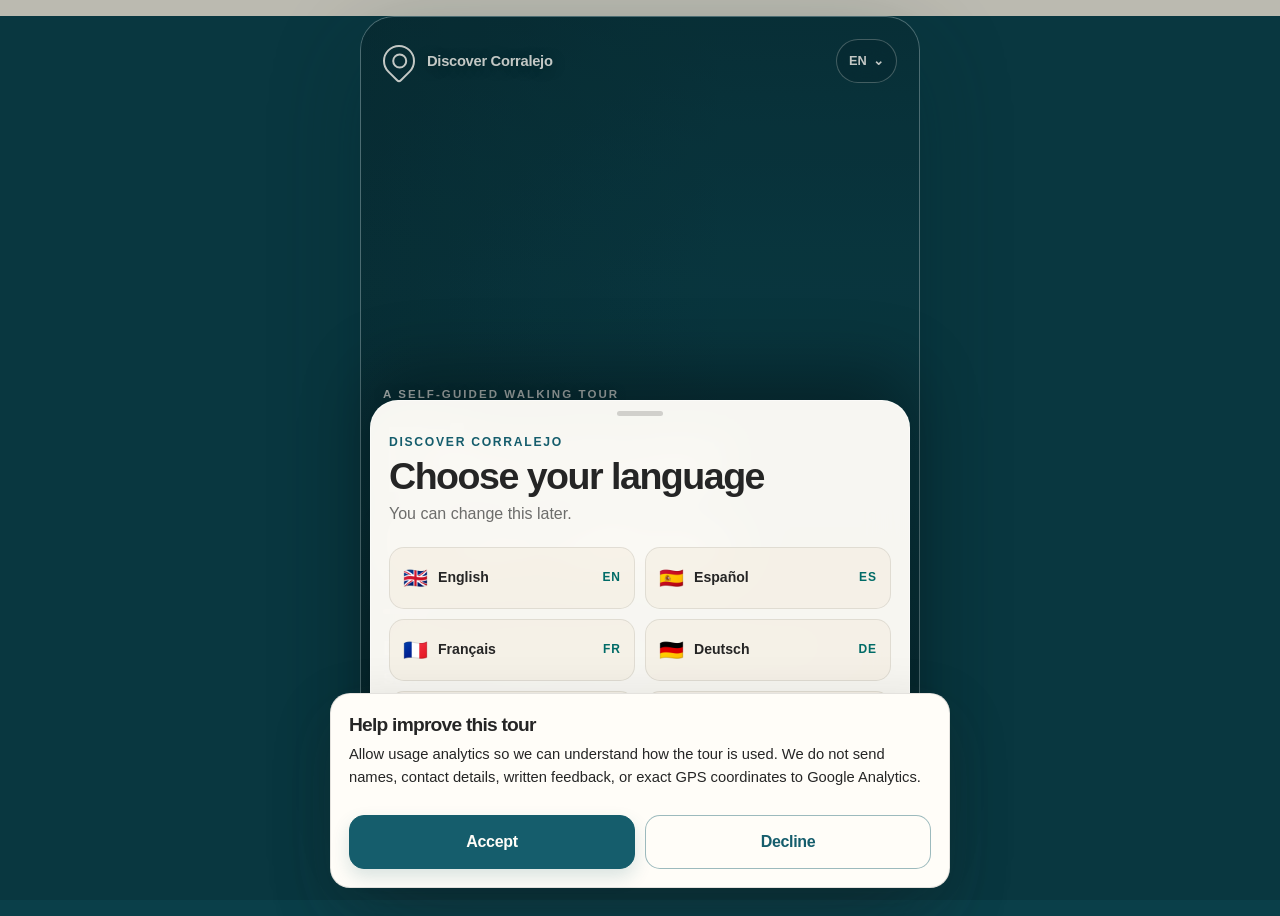
<file: index.html>
<!DOCTYPE html>
<html lang="en">
<head>
  <meta charset="UTF-8">
  <meta name="viewport" content="width=device-width, initial-scale=1, viewport-fit=cover">
  <meta name="theme-color" content="#155d6c">
  <script>
    (() => {
      document.documentElement.dataset.theme = "light";
      document.documentElement.dataset.themeLocked = "light";
      document.documentElement.style.colorScheme = "light";
    })();
  </script>
  <link rel="apple-touch-icon" sizes="180x180" href="assets/icons/apple-touch-icon.png">
  <link rel="icon" type="image/png" sizes="192x192" href="assets/icons/icon-192.png">
  <meta name="apple-mobile-web-app-title" content="Discover Corralejo">
  <meta name="apple-mobile-web-app-capable" content="yes">
  <meta name="apple-mobile-web-app-status-bar-style" content="black-translucent">
  <meta name="mobile-web-app-capable" content="yes">

  <title>Choose your language | Tour app</title>

  <link rel="manifest" href="manifest.webmanifest">
  <link rel="stylesheet" href="css/styles.css">
  <link rel="stylesheet" href="css/platform-polish.css">
</head>

<body class="welcome-screen">
  <main class="welcome-stage">
    <section class="welcome-cover" aria-labelledby="welcome-title">
      <div class="welcome-cover-shade"></div>

      <header class="welcome-cover-header">
        <div class="welcome-brand" aria-label="Discover Corralejo">
          <span class="brand-symbol brand-symbol-small" aria-hidden="true">
            <span class="brand-symbol-dot"></span>
          </span>
          <span data-app-name>Discover Corralejo</span>
        </div>

        <button
          id="language-toggle-button"
          class="welcome-language-toggle"
          type="button"
          aria-controls="language-sheet"
          aria-expanded="true"
        >
          <span id="selected-language-code">EN</span>
          <span aria-hidden="true">⌄</span>
        </button>
      </header>

      <div class="welcome-cover-copy">
        <p class="eyebrow eyebrow-light" data-i18n="welcomeEyebrow">
          A self-guided walking tour
        </p>

        <h1 id="welcome-title">
          <span>Discover</span>
          <span>Corralejo</span>
        </h1>

        <span class="welcome-coral-rule" aria-hidden="true"></span>

        <p class="welcome-tagline" data-i18n="welcomeTagline">
          Discover Corralejo through its coastline, local stories and hidden corners.
        </p>

        <div class="welcome-stats" aria-label="Tour details">
        </div>
      </div>

      <div class="welcome-actions">
        <button
          id="start-tour-button"
          class="button button-coral welcome-start-button"
          type="button"
          data-i18n="startTour"
          disabled
        >
          Start tour
        </button>

        <button
          id="change-language-button"
          class="welcome-change-language"
          type="button"
          data-i18n="changeLanguage"
        >
          Change language
        </button>
      </div>
    </section>

    <section
      id="language-sheet"
      class="welcome-language-sheet is-open"
      aria-labelledby="language-title"
    >
      <div class="language-sheet-handle" aria-hidden="true"></div>

      <div class="language-sheet-heading">
        <div>
          <p class="eyebrow" data-app-name>Discover Corralejo</p>

          <h2 id="language-title" data-i18n="chooseLanguage">
            Choose your language
          </h2>

          <p class="text-muted" data-i18n="chooseLanguageHelp">
            You can change this later.
          </p>
        </div>

        <button
          id="language-sheet-close"
          class="language-sheet-close"
          type="button"
          aria-label="Close language selection"
        >
          ×
        </button>
      </div>

      <div
        id="language-grid"
        class="language-grid"
        aria-live="polite"
      ></div>

      <p
        id="language-selection-message"
        class="form-help"
        data-i18n="selectLanguageFirst"
      >
        Choose a language to continue.
      </p>
    </section>
  </main>

  <script src="js/data-loader.js"></script>
  <script src="js/common.js"></script>
  <script src="js/analytics.js"></script>
  <script src="js/offline.js"></script>
  <script src="js/index.js"></script>
  <script src="js/register-sw.js"></script>
</body>
</html>
</file>
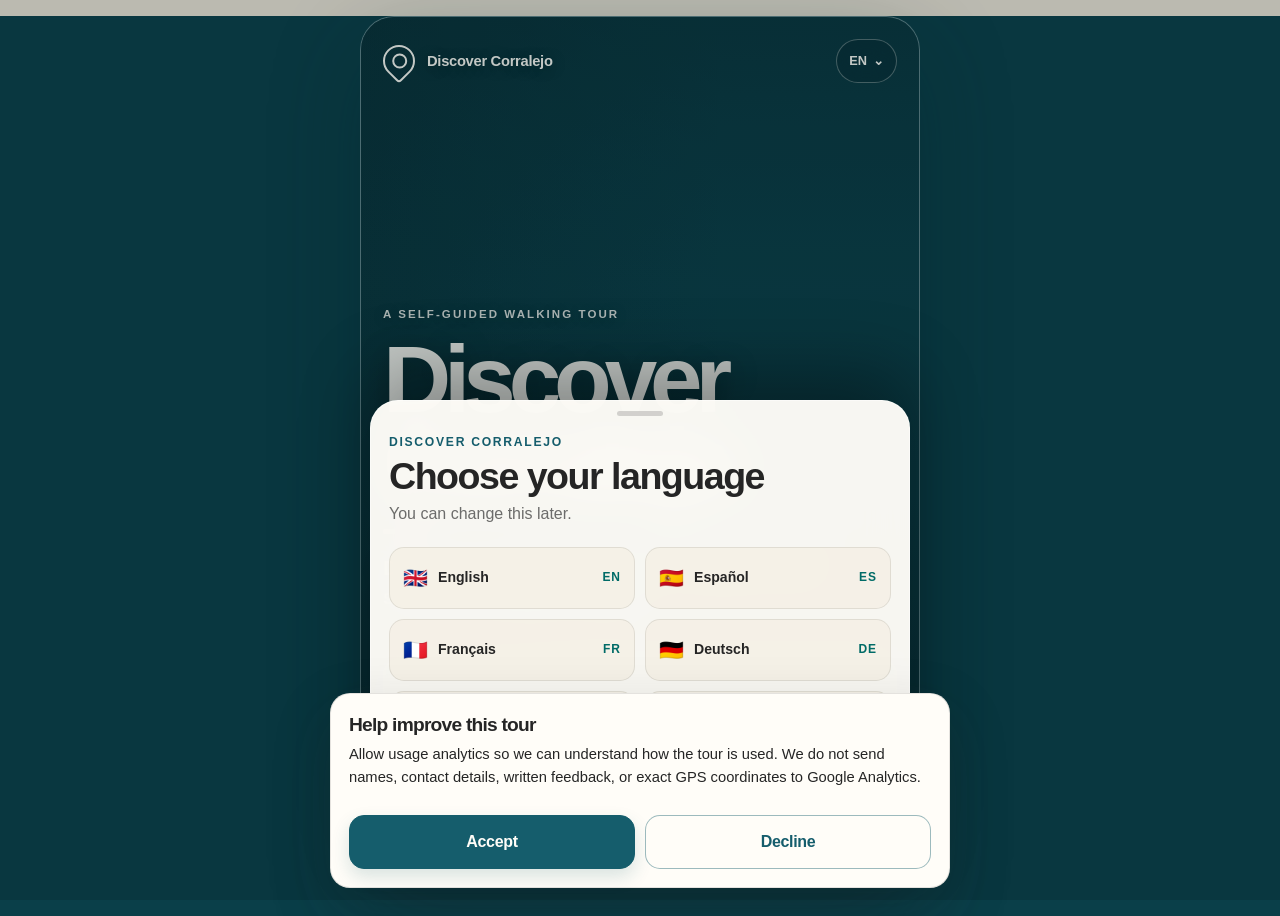
<file: bus-stop.html>
<!DOCTYPE html>
<html lang="en">
<head>
  <meta charset="UTF-8">
  <meta name="viewport" content="width=device-width, initial-scale=1, viewport-fit=cover">
  <meta name="theme-color" content="#155d6c">
  <script>
    (() => {
      try {
        const savedTheme = localStorage.getItem("discoverCorralejo:theme");
        const theme = savedTheme === "dark" ? "dark" : "light";
        document.documentElement.dataset.theme = theme;
        document.documentElement.style.colorScheme = theme;
      } catch (_) {
        document.documentElement.dataset.theme = "light";
        document.documentElement.style.colorScheme = "light";
      }
    })();
  </script>
  <link rel="apple-touch-icon" sizes="180x180" href="assets/icons/apple-touch-icon.png">
  <link rel="icon" type="image/png" sizes="192x192" href="assets/icons/icon-192.png">
  <meta name="apple-mobile-web-app-title" content="Discover Canarias">
  <meta name="apple-mobile-web-app-capable" content="yes">
  <meta name="apple-mobile-web-app-status-bar-style" content="black-translucent">
  <meta name="mobile-web-app-capable" content="yes">

  <title>Bus stop | Tour app</title>

  <link rel="manifest" href="manifest.webmanifest">
  <link rel="stylesheet" href="assets/vendor/maplibre-gl.css">
  <link rel="stylesheet" href="css/styles.css">
  <link rel="stylesheet" href="css/platform-polish.css">
</head>

<body class="stop-screen bus-stop-screen">
  <main class="page-container stop-page-container bus-stop-page-container">
    <nav class="top-bar top-bar-card stop-top-bar" aria-label="Bus stop navigation">
      <a
        id="back-to-route-link"
        class="back-link"
        href="route.html?view_source=bus_stop_page"
        data-i18n="backToRoute"
      >
        Back to route
      </a>

      <div class="top-bar-actions">
        <a
          id="change-language-link"
          class="change-language-link"
          href="tour.html?from=bus_stop_page"
          data-i18n="changeLanguage"
        >
          Change language
        </a>

        <button
          id="exit-tour-button"
          class="text-button"
          type="button"
          data-i18n="exitTour"
        >
          Exit tour
        </button>
      </div>
    </nav>

    <section class="stop-hero-card bus-stop-hero-card">
      <img id="bus-stop-hero" class="hero-image" src="" alt="">
      <div class="stop-hero-shade"></div>

      <div class="stop-hero-copy">
        <div class="stop-badge-row">
          <p class="stop-type-badge bus-stop-type-badge" data-i18n="busStopReference">Bus stop reference</p>
          <p class="stop-progress-pill bus-stop-icon-pill" aria-hidden="true">🚌</p>
        </div>
        <h1 id="bus-stop-title">Bus stop</h1>
      </div>
    </section>

    <section class="content-section story-card bus-stop-details-card">
      <p class="eyebrow" data-i18n="busStopDetails">Bus stop information</p>
      <h2 data-i18n="busStopDetails">Bus stop information</h2>
      <p id="bus-stop-description"></p>
    </section>

    <section id="bus-photo-section" class="content-section media-section" hidden>
      <div class="section-title-row compact-title-row">
        <div>
          <p class="eyebrow" data-i18n="photos">Photos</p>
          <h2 data-i18n="photos">Photos</h2>
        </div>
      </div>
      <div class="gallery-status-row">
        <span id="bus-photo-counter" class="gallery-counter"></span>
        <div id="bus-photo-dots" class="gallery-dots" aria-hidden="true"></div>
      </div>
      <div id="bus-photo-gallery" class="media-gallery"></div>
    </section>

    <section id="bus-video-section" class="content-section media-section" hidden>
      <div class="section-title-row compact-title-row">
        <div>
          <p class="eyebrow" data-i18n="video">Video</p>
          <h2 data-i18n="video">Video</h2>
        </div>
      </div>
      <div class="gallery-status-row">
        <span id="bus-video-counter" class="gallery-counter"></span>
        <div id="bus-video-dots" class="gallery-dots" aria-hidden="true"></div>
      </div>
      <div id="bus-video-gallery" class="media-gallery"></div>
    </section>

    <section class="content-section bus-stop-map-card">
      <div class="section-title-row compact-title-row">
        <div>
          <p class="eyebrow" data-i18n="location">Location</p>
          <h2 data-i18n="busStopMapTitle">Bus stop and walking route</h2>
          <p data-i18n="busStopMapBody">See where this bus stop is in relation to the tour and the nearest stop.</p>
        </div>
      </div>

      <div id="bus-stop-map-shell" class="bus-stop-map-shell">
        <div id="bus-stop-map" class="bus-stop-map" aria-label="Bus stop map"></div>
        <p id="bus-stop-map-loading" class="route-map-loading" data-i18n="mapLoading">Loading map…</p>
      </div>

      <div id="nearest-stop-card" class="nearest-stop-card" hidden>
        <div>
          <p class="eyebrow" data-i18n="nearestTourStop">Nearest tour stop</p>
          <h3 id="nearest-stop-name"></h3>
          <p id="nearest-stop-distance"></p>
        </div>
        <a id="walking-directions-button" class="button button-secondary" href="#" target="_blank" rel="noopener noreferrer" data-i18n="openLiveDirections">Open live directions</a>
      </div>

      <a
        id="bus-maps-button"
        class="button button-secondary bus-maps-button"
        href="#"
        target="_blank"
        rel="noopener noreferrer"
        data-i18n="openGoogleMaps"
      >
        Open in Google Maps
      </a>
    </section>

    <div class="stop-actions sticky-action-bar bus-stop-actions">
      <a id="rejoin-tour-button" class="button" href="#">Rejoin tour</a>
      <a class="button button-secondary" href="route.html?view_source=bus_stop_page" data-i18n="backToRoute">Back to route</a>
    </div>
  </main>

  <script src="js/data-loader.js"></script>
  <script src="js/common.js"></script>
  <script src="js/analytics.js"></script>
  <script src="js/offline.js"></script>
  <script src="assets/vendor/maplibre-gl.js"></script>
  <script src="assets/vendor/pmtiles.js"></script>
  <script src="js/navigation-map.js"></script>
  <script src="js/map-points.js"></script>
  <script src="js/bus-stop.js"></script>
  <script src="js/register-sw.js"></script>
</body>
</html>
</file>
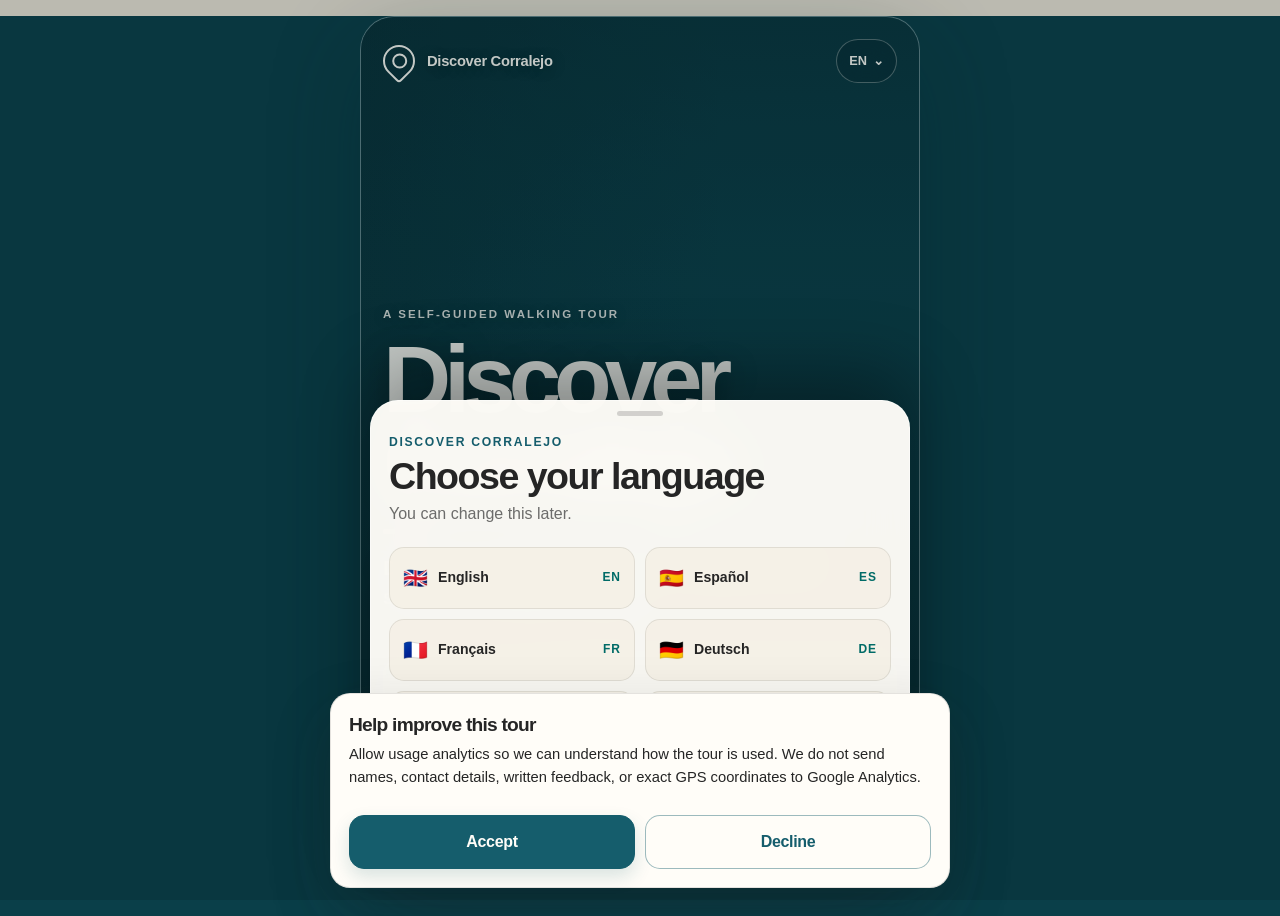
<file: completion.html>
<!DOCTYPE html>
<html lang="en">
<head>
  <meta charset="UTF-8">
  <meta name="viewport" content="width=device-width, initial-scale=1, viewport-fit=cover">
  <meta name="theme-color" content="#155d6c">
  <script>
    (() => {
      try {
        const savedTheme = localStorage.getItem("discoverCorralejo:theme");
        const theme = savedTheme === "dark" ? "dark" : "light";
        document.documentElement.dataset.theme = theme;
        document.documentElement.style.colorScheme = theme;
      } catch (_) {
        document.documentElement.dataset.theme = "light";
        document.documentElement.style.colorScheme = "light";
      }
    })();
  </script>
  <link rel="apple-touch-icon" sizes="180x180" href="assets/icons/apple-touch-icon.png">
  <link rel="icon" type="image/png" sizes="192x192" href="assets/icons/icon-192.png">
  <meta name="apple-mobile-web-app-title" content="Discover Canarias">
  <meta name="apple-mobile-web-app-capable" content="yes">
  <meta name="apple-mobile-web-app-status-bar-style" content="black-translucent">
  <meta name="mobile-web-app-capable" content="yes">

  <title>Stop completed | Tour app</title>

  <link rel="manifest" href="manifest.webmanifest">
  <link rel="stylesheet" href="assets/vendor/maplibre-gl.css">
  <link rel="stylesheet" href="css/styles.css">
  <link rel="stylesheet" href="css/platform-polish.css">
</head>

<body class="completion-screen">
  <main class="page-container completion-page-container">
    <nav class="top-bar top-bar-card">
      <a
        class="brand-link brand-lockup"
        href="route.html?view_source=completion_page"
      >
        <span class="brand-symbol brand-symbol-small" aria-hidden="true">
          <span class="brand-symbol-dot"></span>
        </span>
        <span data-app-name>Discover tour</span>
      </a>

      <a
        class="change-language-link"
        href="tour.html?from=completion_page"
        data-i18n="changeLanguage"
      >
        Change language
      </a>
    </nav>

    <section class="completion-card">
      <div class="completion-summary">
        <div class="completion-symbol" aria-hidden="true">✓</div>
        <div>
          <p class="eyebrow" data-i18n="completedStatus">Completed</p>
          <h1 id="completion-title">Stop completed</h1>
          <p id="completion-body">You have completed this tour stop.</p>
        </div>
      </div>

      <section id="next-stop-route-preview" class="next-stop-route-preview" hidden>
        <div class="next-stop-route-heading">
          <div>
            <p class="eyebrow" data-i18n="nextStopPreview">Next stop route</p>
            <h2 data-i18n="walkingRoute">Walking route</h2>
          </div>
          <p id="next-stop-route-summary" class="next-stop-route-summary"></p>
        </div>

        <div id="next-stop-map" class="next-stop-map" aria-live="polite"></div>

        <div class="route-approved-chip">
          <span aria-hidden="true">✓</span>
          <span data-i18n="routeReady">Approved walking route</span>
        </div>

        <ol id="next-stop-route-instructions" class="next-stop-route-instructions"></ol>
      </section>

      <div class="completion-actions sticky-action-bar">
        <a
          id="continue-to-next-stop-button"
          class="button"
          href="#"
          hidden
        >
          Continue to next stop
        </a>

        <a
          id="next-directions-button"
          class="button button-secondary"
          href="#"
          target="_blank"
          rel="noopener noreferrer"
          hidden
        >
          Directions to next stop
        </a>

        <a
          id="feedback-button"
          class="button button-secondary"
          href="#"
          target="_blank"
          rel="noopener noreferrer"
          data-i18n="giveFeedback"
          hidden
        >
          Give feedback
        </a>

        <a
          id="return-to-route-button"
          class="button"
          href="route.html?view_source=completion_page"
          data-i18n="returnToRoute"
          hidden
        >
          Return to route
        </a>
      </div>
    </section>
  </main>

  <script src="js/data-loader.js"></script>
  <script src="js/common.js"></script>
  <script src="js/analytics.js"></script>
  <script src="js/offline.js"></script>
  <script src="assets/vendor/maplibre-gl.js"></script>
  <script src="assets/vendor/pmtiles.js"></script>
  <script src="js/map-points.js"></script>
  <script src="js/navigation-map.js"></script>
  <script src="js/completion.js"></script>
  <script src="js/register-sw.js"></script>
</body>
</html>
</file>
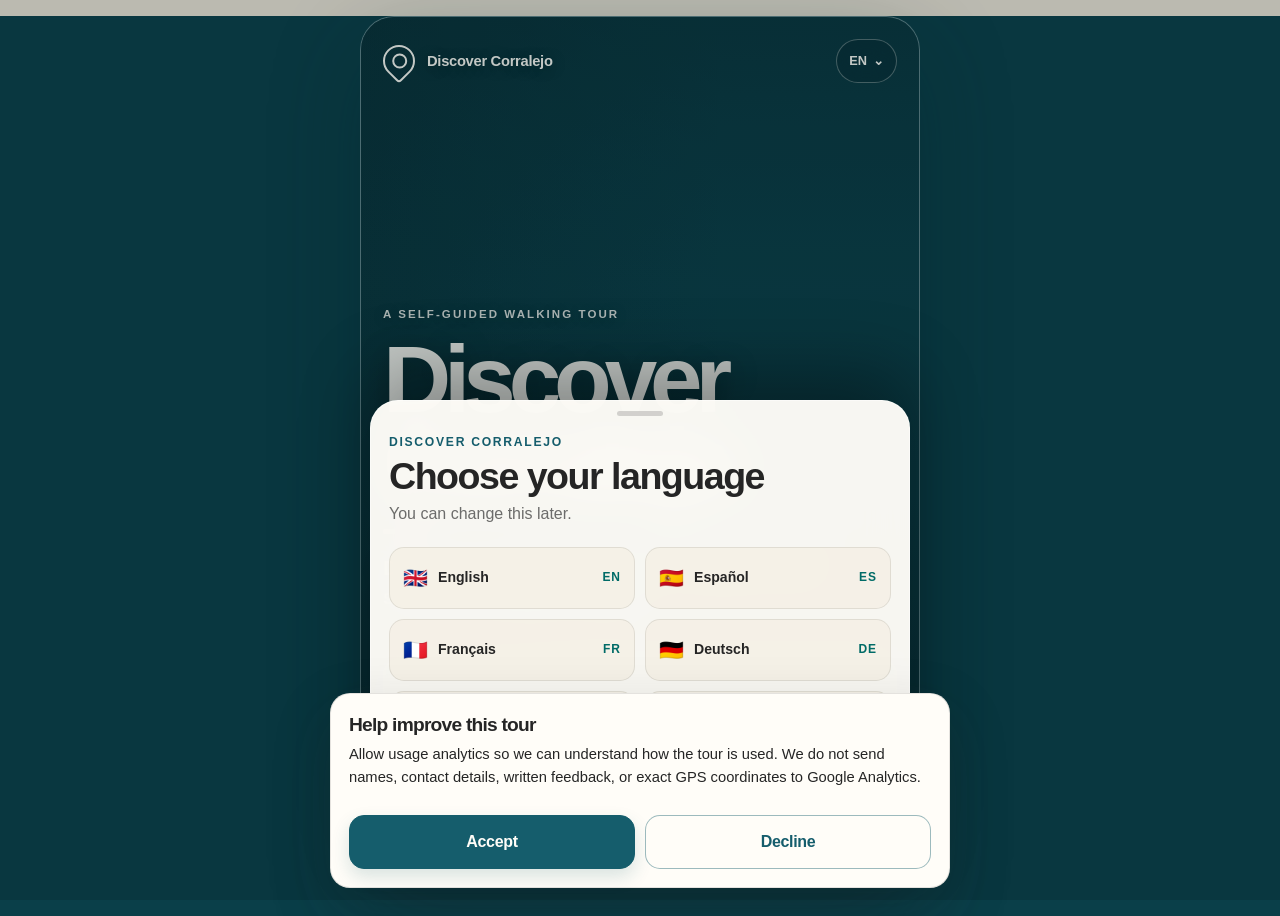
<file: feedback-complete.html>
<!DOCTYPE html>
<html lang="en">
<head>
  <meta charset="UTF-8">
  <meta name="viewport" content="width=device-width, initial-scale=1, viewport-fit=cover">
  <meta name="theme-color" content="#155d6c">
  <script>
    (() => {
      try {
        const savedTheme = localStorage.getItem("discoverCorralejo:theme");
        const theme = savedTheme === "dark" ? "dark" : "light";
        document.documentElement.dataset.theme = theme;
        document.documentElement.style.colorScheme = theme;
      } catch (_) {
        document.documentElement.dataset.theme = "light";
        document.documentElement.style.colorScheme = "light";
      }
    })();
  </script>

  
  <link rel="apple-touch-icon" sizes="180x180" href="assets/icons/apple-touch-icon.png">
  <link rel="icon" type="image/png" sizes="192x192" href="assets/icons/icon-192.png">
  <meta name="apple-mobile-web-app-title" content="Discover Canarias">
  <meta name="apple-mobile-web-app-capable" content="yes">
  <meta name="apple-mobile-web-app-status-bar-style" content="black-translucent">
  <meta name="mobile-web-app-capable" content="yes">

  <title>Thank you | Tour app</title>

  <link rel="manifest" href="manifest.webmanifest">
  <link rel="stylesheet" href="css/styles.css">
  <link rel="stylesheet" href="css/platform-polish.css">
</head>

<body class="feedback-screen">
  <main class="page-container feedback-page-container">
    <section class="content-section completion-card">
      <div
        class="completion-symbol"
        aria-hidden="true"
      >
        ✓
      </div>

      <h1 data-i18n="feedbackThankYouTitle">
        Thank you for your feedback
      </h1>

      <p data-i18n="feedbackThankYouBody">
        Your feedback has been submitted.
      </p>

      <a
        class="button"
        href="route.html?view_source=feedback_complete"
        data-i18n="returnToTour"
      >
        Return to tour
      </a>
    </section>
  </main>

  <script src="js/data-loader.js"></script>
  <script src="js/common.js"></script>
  <script src="js/analytics.js"></script>
  <script src="js/offline.js"></script>
  <script src="js/feedback-complete.js"></script>
  <script src="js/register-sw.js"></script>
</body>
</html>
</file>
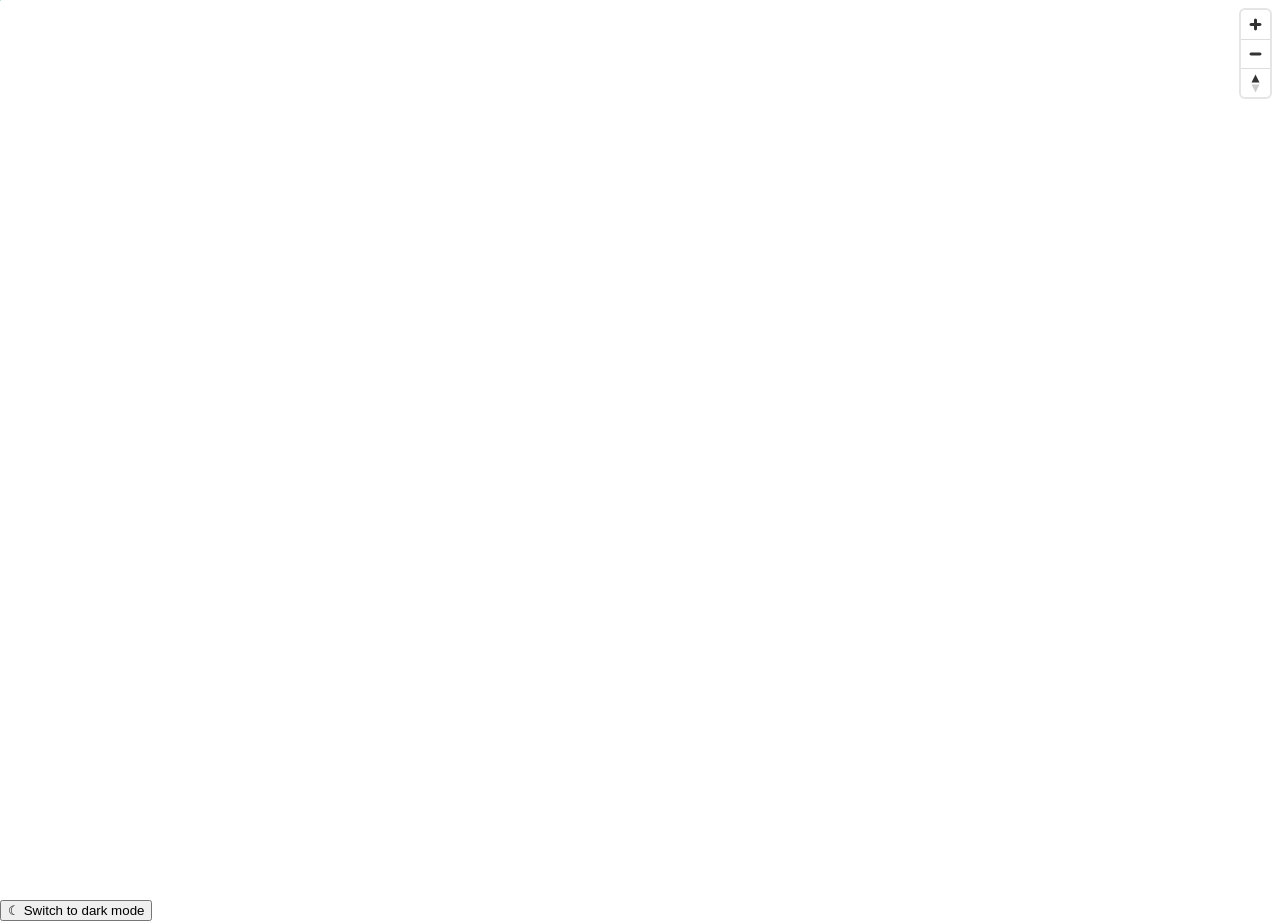
<file: map-test.html>
<!DOCTYPE html>
<html lang="en">
<head>
  <meta charset="UTF-8">
  <meta name="viewport" content="width=device-width, initial-scale=1, viewport-fit=cover">
  <meta name="theme-color" content="#155d6c">
  
  <link rel="apple-touch-icon" sizes="180x180" href="assets/icons/apple-touch-icon.png">
  <link rel="icon" type="image/png" sizes="192x192" href="assets/icons/icon-192.png">
  <meta name="apple-mobile-web-app-title" content="Discover Canarias">
  <meta name="apple-mobile-web-app-capable" content="yes">
  <meta name="apple-mobile-web-app-status-bar-style" content="black-translucent">
  <meta name="mobile-web-app-capable" content="yes">

  <title>Discover tour local map test</title>
  <link rel="stylesheet" href="assets/vendor/maplibre-gl.css">
  <style>
    html,
    body,
    #map {
      width: 100%;
      height: 100%;
      margin: 0;
    }

    .map-error {
      box-sizing: border-box;
      width: min(90%, 600px);
      margin: 40px auto;
      padding: 20px;
      color: #252525;
      background: #fffdf8;
      border: 1px solid #ff6c66;
      border-radius: 12px;
      font-family: Arial, sans-serif;
    }
  </style>
</head>
<body>
  <div id="map"></div>

  <script src="js/data-loader.js"></script>
  <script src="js/common.js"></script>
  <script src="assets/vendor/maplibre-gl.js"></script>
  <script src="assets/vendor/pmtiles.js"></script>
  <script src="js/navigation-map.js"></script>
  <script>
    async function initialiseMapTestPage() {
      try {
        const mapConfig = getTourMapConfig();
        const viewConfig = getTourMapViewConfig("test");
        const archiveUrl = getTourMapArchiveUrl();

        initialisePmtilesProtocol(archiveUrl);

        const map = new maplibregl.Map({
          container: "map",
          style: createTourMapStyle(archiveUrl),
          center: mapConfig.center,
          zoom: viewConfig.zoom,
          minZoom: viewConfig.minZoom ?? mapConfig.minZoom,
          maxZoom: viewConfig.maxZoom ?? mapConfig.maxZoom,
          maxBounds: viewConfig.bounds || mapConfig.bounds,
          attributionControl: false
        });

        map.addControl(new maplibregl.NavigationControl(), "top-right");
        map.addControl(
          new maplibregl.AttributionControl({ compact: true }),
          "bottom-right"
        );

        map.on("load", () => {
          console.log(
            `Local ${getActiveTourId() || "tour"} PMTiles map loaded successfully.`
          );
        });
      } catch (error) {
        console.error(error);
        document.querySelector("#map").innerHTML = `
          <div class="map-error">
            <strong>The selected tour map could not load.</strong>
            <p>Open the browser console for the exact error.</p>
          </div>
        `;
      }
    }

    document.addEventListener("DOMContentLoaded", () => {
      startTourPage(initialiseMapTestPage);
    });
  </script>
</body>
</html>
</file>
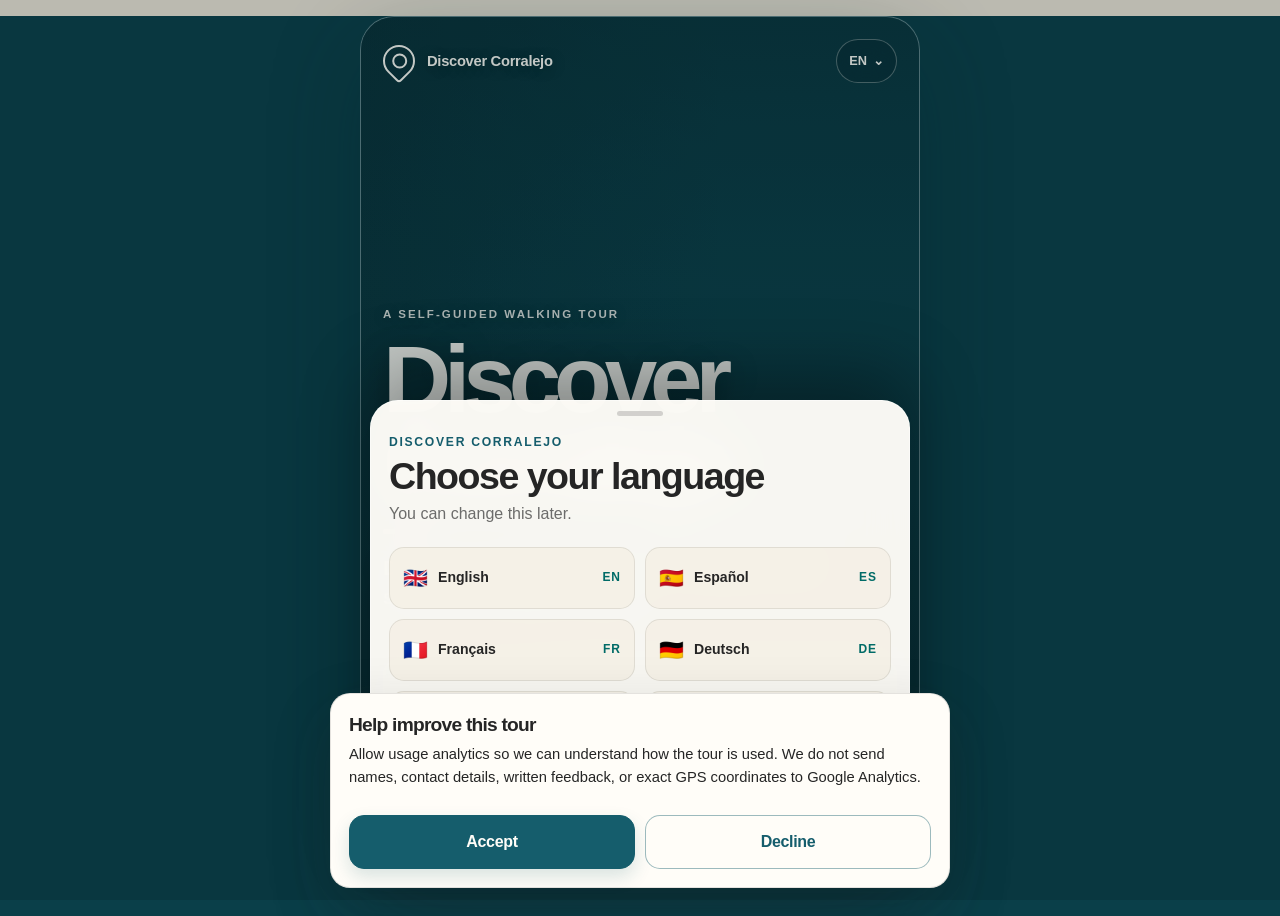
<file: route.html>
<!DOCTYPE html>
<html lang="en">
<head>
  <meta charset="UTF-8">
  <meta name="viewport" content="width=device-width, initial-scale=1, viewport-fit=cover">
  <meta name="theme-color" content="#155d6c">
  <script>
    (() => {
      try {
        const savedTheme = localStorage.getItem("discoverCorralejo:theme");
        const theme = savedTheme === "dark" ? "dark" : "light";
        document.documentElement.dataset.theme = theme;
        document.documentElement.style.colorScheme = theme;
      } catch (_) {
        document.documentElement.dataset.theme = "light";
        document.documentElement.style.colorScheme = "light";
      }
    })();
  </script>
  <link rel="apple-touch-icon" sizes="180x180" href="assets/icons/apple-touch-icon.png">
  <link rel="icon" type="image/png" sizes="192x192" href="assets/icons/icon-192.png">
  <meta name="apple-mobile-web-app-title" content="Discover Canarias">
  <meta name="apple-mobile-web-app-capable" content="yes">
  <meta name="apple-mobile-web-app-status-bar-style" content="black-translucent">
  <meta name="mobile-web-app-capable" content="yes">

  <title>Route overview | Tour app</title>

  <link rel="manifest" href="manifest.webmanifest">
  <link rel="stylesheet" href="assets/vendor/maplibre-gl.css">
  <link rel="stylesheet" href="css/styles.css">
  <link rel="stylesheet" href="css/platform-polish.css">
</head>

<body class="route-screen">
  <main class="page-container route-page-container">
    <nav class="top-bar top-bar-card">
      <a
        class="brand-link brand-lockup"
        href="route.html?view_source=brand_link"
      >
        <span class="brand-symbol brand-symbol-small" aria-hidden="true">
          <span class="brand-symbol-dot"></span>
        </span>
        <span data-app-name>Discover tour</span>
      </a>

      <div class="top-bar-actions">
        <a
          class="change-language-link"
          href="tour.html?from=route_overview"
          data-i18n="changeLanguage"
        >
          Change language
        </a>

        <button
          id="exit-tour-button"
          class="text-button"
          type="button"
          data-i18n="exitTour"
        >
          Exit tour
        </button>
      </div>
    </nav>

    <header class="route-hero-card">
      <div class="route-hero-content">
        <p class="eyebrow eyebrow-light" data-app-name>
          Discover tour
        </p>

        <h1 data-i18n="routeOverview">
          Route overview
        </h1>

        <p data-i18n="routeIntro">
          Choose a stop to begin the tour.
        </p>

        <p id="route-meta" class="route-meta"></p>
      </div>
    </header>

    <section class="route-progress-card" aria-labelledby="route-progress-title">
      <div class="route-progress-copy">
        <p class="eyebrow" data-i18n="continueTour">
          Continue your tour
        </p>
        <h2 id="route-progress-title" data-i18n="routeProgress">
          0 of 18 stops completed
        </h2>
      </div>

      <div class="progress-track" aria-hidden="true">
        <span id="route-progress-fill" class="progress-fill"></span>
      </div>

      <a
        id="continue-tour-button"
        class="button route-continue-button"
        href="#"
        hidden
      >
        Continue your tour
      </a>
    </section>


    <section id="up-next-card" class="up-next-card" aria-labelledby="up-next-heading" hidden>
      <div class="up-next-image-wrap">
        <img id="up-next-image" class="up-next-image" src="" alt="">
        <span id="up-next-number" class="up-next-number"></span>
      </div>
      <div class="up-next-copy">
        <p class="eyebrow" data-i18n="upNextStatus">Up next</p>
        <h2 id="up-next-heading">Next stop</h2>
        <p id="up-next-meta" class="up-next-meta"></p>
        <div class="up-next-actions">
          <a id="up-next-open" class="button" href="#">Continue tour</a>
          <button id="up-next-map" class="button button-secondary" type="button" data-i18n="previewRoute">Preview route</button>
        </div>
      </div>
    </section>

    <section class="offline-download-card" aria-labelledby="offline-download-title">
      <div class="offline-card-icon" aria-hidden="true">↓</div>
      <div class="offline-card-copy">
        <h2 id="offline-download-title" data-i18n="downloadOfflineTitle">
          Use this tour offline
        </h2>

        <p class="text-muted" data-i18n="offlineDownloadText">
          Download the tour while you have Wi-Fi so its pages, photos, videos and audio work later without internet.
        </p>
      </div>

      <button
        id="download-offline-button"
        class="button button-secondary compact-button"
        type="button"
        data-i18n="downloadOfflineButton"
      >
        Download tour for offline use
      </button>

      <div id="ios-install-help" class="ios-install-help" hidden>
        <strong data-i18n="installIosTitle">Install on iPhone or iPad</strong>
        <ol>
          <li data-i18n="installIosStepOne">Tap the Share button in Safari.</li>
          <li data-i18n="installIosStepTwo">Choose Add to Home Screen.</li>
          <li data-i18n="installIosStepThree">Open the installed app and download the tour for offline use.</li>
        </ol>
      </div>

      <button
        id="install-app-button"
        class="button button-ghost compact-button"
        type="button"
        data-i18n="installApp"
        hidden
      >
        Install app
      </button>

      <progress
        id="offline-download-progress"
        class="offline-download-progress"
        max="100"
        value="0"
        hidden
        aria-label="Offline download progress"
      ></progress>

      <p
        id="offline-download-status"
        class="offline-download-status"
        aria-live="polite"
      ></p>
    </section>

    <section class="route-stops-section" aria-labelledby="route-stops-heading">
      <div class="section-title-row">
        <div>
          <p class="eyebrow" data-app-name>Discover tour</p>
          <h2 id="route-stops-heading" data-i18n="routeStopsHeading">
            Explore the route
          </h2>
        </div>

        <div class="route-category-legend" aria-hidden="true">
          <span class="legend-dot legend-main"></span>
          <span class="legend-dot legend-secret"></span>
          <span class="legend-dot legend-hidden"></span>
        </div>
      </div>

      <div class="route-view-switch" role="tablist" aria-label="Route view">
        <button id="route-view-list" class="route-view-button is-active" type="button" role="tab" aria-selected="true" aria-controls="route-list-panel" data-i18n="listView">List</button>
        <button id="route-view-map" class="route-view-button" type="button" role="tab" aria-selected="false" aria-controls="route-map-panel" data-i18n="mapView">Map</button>
      </div>

      <div id="route-list-panel" class="route-view-panel" role="tabpanel" aria-labelledby="route-view-list">
        <section id="route-list" class="route-list" aria-live="polite"></section>
      </div>

      <div id="route-map-panel" class="route-view-panel" role="tabpanel" aria-labelledby="route-view-map" hidden>
        <div id="route-overview-map-shell" class="route-overview-map-shell">
          <div id="route-overview-map" class="route-overview-map" aria-label="Tour route map"></div>
          <p id="route-map-loading" class="route-map-loading" data-i18n="mapLoading">Loading map…</p>
          <button id="route-map-expand" class="route-map-expand-button" type="button" aria-expanded="false" data-i18n="expandMap">Expand map</button>
          <p id="route-map-reference-hint" class="route-map-reference-hint" hidden data-i18n="busReferenceHint">Tap a bus icon to open its information page.</p>
        </div>
      </div>
    </section>
  </main>

  <script src="js/data-loader.js"></script>
  <script src="js/common.js"></script>
  <script src="js/analytics.js"></script>
  <script src="js/offline.js"></script>
  <script src="assets/vendor/maplibre-gl.js"></script>
  <script src="assets/vendor/pmtiles.js"></script>
  <script src="js/navigation-map.js"></script>
  <script src="js/map-points.js"></script>
  <script src="js/route.js"></script>
  <script src="js/register-sw.js"></script>
</body>
</html>
</file>
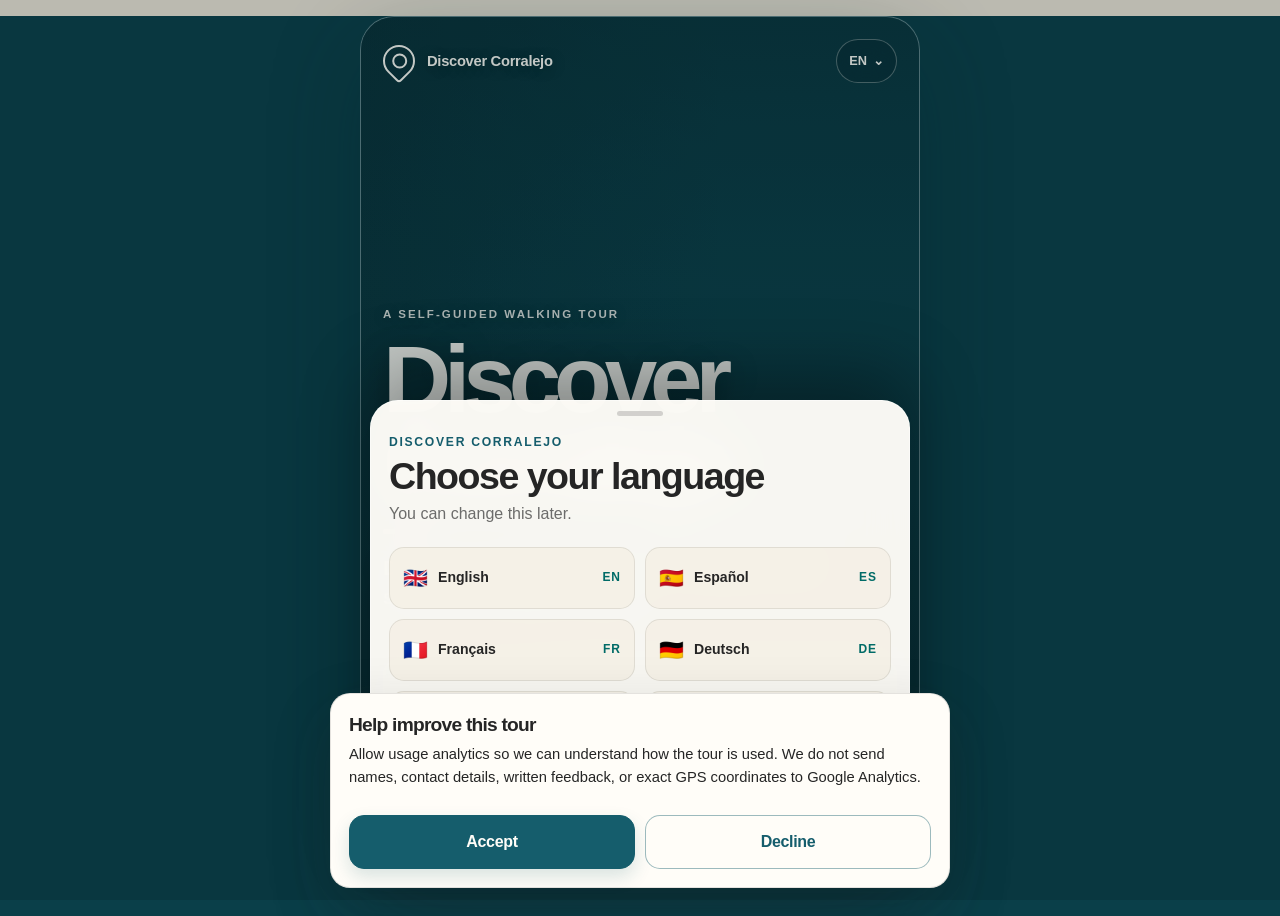
<file: stop.html>
<!DOCTYPE html>
<html lang="en">
<head>
  <meta charset="UTF-8">
  <meta name="viewport" content="width=device-width, initial-scale=1, viewport-fit=cover">
  <meta name="theme-color" content="#155d6c">
  <script>
    (() => {
      try {
        const savedTheme = localStorage.getItem("discoverCorralejo:theme");
        const theme = savedTheme === "dark" ? "dark" : "light";
        document.documentElement.dataset.theme = theme;
        document.documentElement.style.colorScheme = theme;
      } catch (_) {
        document.documentElement.dataset.theme = "light";
        document.documentElement.style.colorScheme = "light";
      }
    })();
  </script>
  <link rel="apple-touch-icon" sizes="180x180" href="assets/icons/apple-touch-icon.png">
  <link rel="icon" type="image/png" sizes="192x192" href="assets/icons/icon-192.png">
  <meta name="apple-mobile-web-app-title" content="Discover Canarias">
  <meta name="apple-mobile-web-app-capable" content="yes">
  <meta name="apple-mobile-web-app-status-bar-style" content="black-translucent">
  <meta name="mobile-web-app-capable" content="yes">

  <title>Tour stop | Tour app</title>

  <link rel="manifest" href="manifest.webmanifest">
  <link rel="stylesheet" href="css/styles.css">
  <link rel="stylesheet" href="css/platform-polish.css">
</head>

<body class="stop-screen">
  <main class="page-container stop-page-container">
  <nav class="top-bar top-bar-card stop-top-bar" aria-label="Stop navigation">
    <a
      id="back-to-route-link"
      class="back-link"
      href="route.html?view_source=stop_page"
      data-i18n="backToRoute"
    >
      Back to route
    </a>

    <div class="top-bar-actions">
      <a
        id="change-language-link"
        class="change-language-link"
        href="tour.html?from=stop_page"
        data-i18n="changeLanguage"
      >
        Change language
      </a>

      <button
        id="exit-tour-button"
        class="text-button"
        type="button"
        data-i18n="exitTour"
      >
        Exit tour
      </button>
    </div>
  </nav>

    <div class="stop-progress-track" aria-hidden="true">
      <span id="stop-progress-bar" class="stop-progress-fill"></span>
    </div>

    <section class="stop-hero-card">
      <img
        id="stop-hero"
        class="hero-image"
        src=""
        alt=""
      >

      <div class="stop-hero-shade"></div>

      <div id="preview-media-badge" class="preview-media-badge" hidden>
        <strong data-i18n="previewMedia">Preview media</strong>
        <span data-i18n="finalMediaPending">Final media pending</span>
      </div>

      <div class="stop-hero-copy">
        <div class="stop-badge-row">
          <p id="stop-type" class="stop-type-badge"></p>
          <p id="stop-progress" class="stop-progress-pill"></p>
        </div>

        <p id="progress-note" class="progress-note" hidden></p>
        <h1 id="stop-title">Tour stop</h1>
      </div>
    </section>

    <div
      id="secret-discovery-banner"
      class="secret-discovery-banner"
      hidden
    >
      <span aria-hidden="true">✦</span>
      <span data-i18n="secretSpotDiscovered">Secret photo spot discovered</span>
    </div>

    <section id="audio-section" class="content-section audio-card">
      <div class="section-heading-row">
        <div>
          <p class="eyebrow" data-i18n="audioGuide">Audio guide</p>
          <h2 data-i18n="audioGuide">Audio guide</h2>

          <p class="audio-language-label">
            <span data-i18n="audioLanguage">Audio language</span>:
            <strong id="audio-language-name"></strong>
          </p>

          <p
            id="audio-placeholder-note"
            class="progress-note"
            hidden
          ></p>
        </div>

        <div class="audio-card-icon" aria-hidden="true">▶</div>
      </div>

      <audio id="audio-player" class="native-audio-element" preload="metadata"></audio>

      <div id="custom-audio-player" class="custom-audio-player" hidden>
        <div class="audio-primary-controls">
          <button id="audio-back-button" class="audio-icon-button" type="button" aria-label="Go back 15 seconds">−15</button>
          <button id="audio-play-button" class="audio-play-button" type="button" aria-label="Play audio">▶</button>
          <button id="audio-forward-button" class="audio-icon-button" type="button" aria-label="Go forward 15 seconds">+15</button>
        </div>
        <div class="audio-timeline-row">
          <span id="audio-current-time" class="audio-time">0:00</span>
          <input id="audio-progress-slider" class="audio-progress-slider" type="range" min="0" max="1000" value="0" step="1" aria-label="Audio progress">
          <span id="audio-duration" class="audio-time">0:00</span>
        </div>
        <div class="audio-secondary-controls">
          <button id="audio-speed-button" class="audio-text-button" type="button" aria-label="Playback speed">1×</button>
          <button id="audio-transcript-button" class="audio-text-button" type="button" data-i18n="readTranscript">Read transcript</button>
        </div>
      </div>
    </section>

    <section class="content-section story-card transcript-card">
      <p class="eyebrow" data-i18n="transcriptTitle">Transcript</p>
      <h2 data-i18n="transcriptTitle">Transcript</h2>

      <details class="transcript-details">
        <summary data-i18n="transcriptSummary">Read transcript</summary>
        <p id="stop-transcript"></p>
      </details>
    </section>

    <section id="photo-section" class="content-section media-section" hidden>
      <div class="section-title-row compact-title-row">
        <div>
          <p class="eyebrow" data-i18n="photos">Photos</p>
          <h2 data-i18n="photos">Photos</h2>
        </div>
      </div>
      <div class="gallery-status-row">
        <span id="photo-gallery-counter" class="gallery-counter"></span>
        <div id="photo-gallery-dots" class="gallery-dots" aria-hidden="true"></div>
      </div>
      <div id="photo-gallery" class="media-gallery"></div>
    </section>

    <section id="video-section" class="content-section media-section" hidden>
      <div class="section-title-row compact-title-row">
        <div>
          <p class="eyebrow" data-i18n="video">Video</p>
          <h2 data-i18n="video">Video</h2>
        </div>
      </div>
      <div class="gallery-status-row">
        <span id="video-gallery-counter" class="gallery-counter"></span>
        <div id="video-gallery-dots" class="gallery-dots" aria-hidden="true"></div>
      </div>
      <div id="video-gallery" class="media-gallery"></div>
    </section>

    <section class="content-section location-card">
      <div class="location-card-icon" aria-hidden="true">⌖</div>
      <div>
        <p class="eyebrow" data-i18n="location">Location</p>
        <h2 data-i18n="location">Location</h2>
        <p data-i18n="locationText">Open this stop in Google Maps.</p>
      </div>

      <a
        id="maps-button"
        class="button button-secondary"
        href="#"
        target="_blank"
        rel="noopener noreferrer"
        data-i18n="openGoogleMaps"
      >
        Open in Google Maps
      </a>
    </section>

    <div class="stop-actions sticky-action-bar">
      <a id="next-stop-button" class="button" href="#">Next stop</a>
    </div>
  </main>

  <script src="js/data-loader.js"></script>
  <script src="js/common.js"></script>
  <script src="js/analytics.js"></script>
  <script src="js/offline.js"></script>
  <script src="js/stop.js"></script>
  <script src="js/register-sw.js"></script>
</body>
</html>
</file>
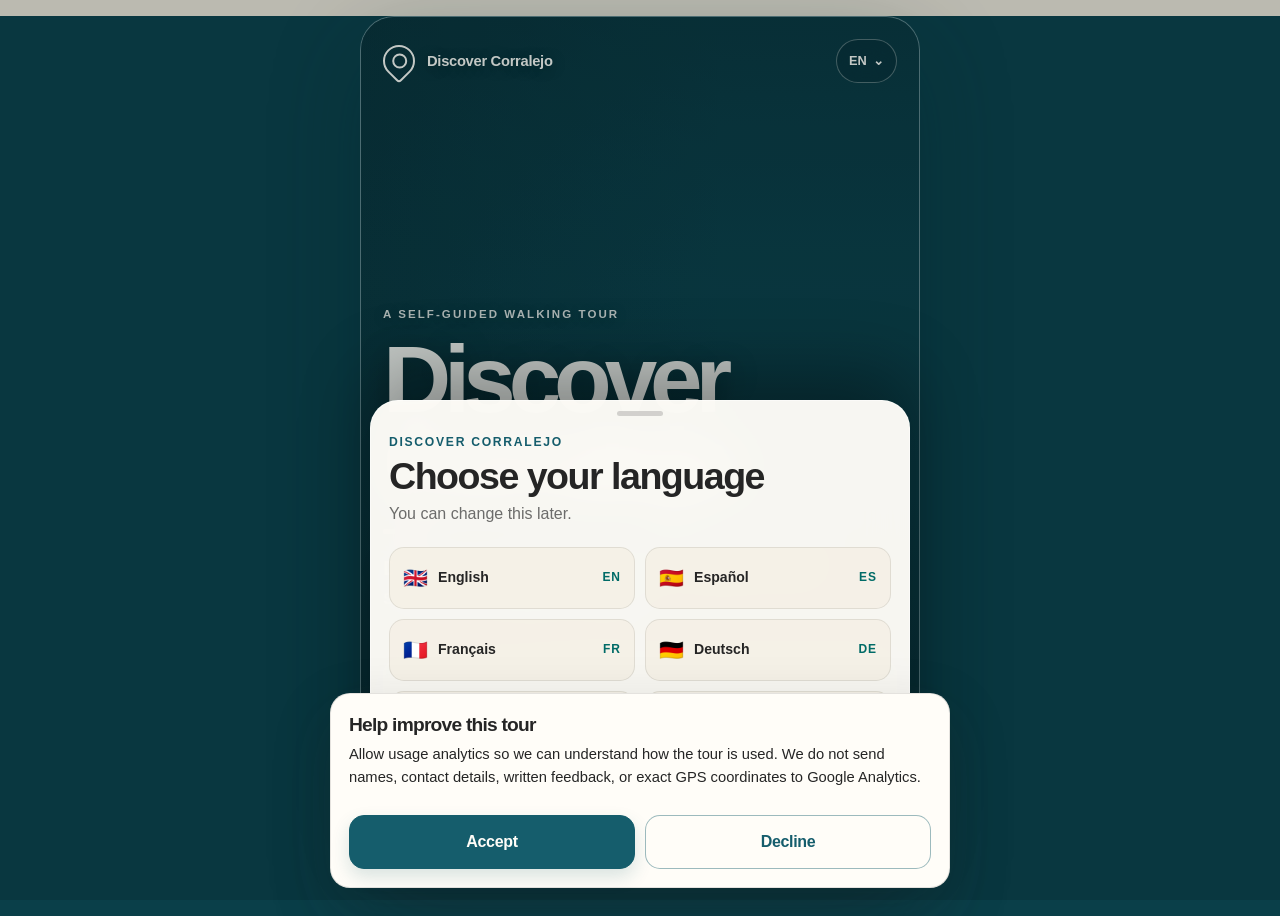
<file: tour.html>
<!DOCTYPE html>
<html lang="en">
<head>
  <meta charset="UTF-8">
  <meta name="viewport" content="width=device-width, initial-scale=1, viewport-fit=cover">
  <meta name="theme-color" content="#155d6c">
  <script>
    (() => {
      document.documentElement.dataset.theme = "light";
      document.documentElement.dataset.themeLocked = "light";
      document.documentElement.style.colorScheme = "light";
    })();
  </script>
  <link rel="apple-touch-icon" sizes="180x180" href="assets/icons/apple-touch-icon.png">
  <link rel="icon" type="image/png" sizes="192x192" href="assets/icons/icon-192.png">
  <meta name="apple-mobile-web-app-title" content="Discover Canarias">
  <meta name="apple-mobile-web-app-capable" content="yes">
  <meta name="apple-mobile-web-app-status-bar-style" content="black-translucent">
  <meta name="mobile-web-app-capable" content="yes">

  <title>Choose your language | Discover Canarias</title>

  <link rel="manifest" href="manifest.webmanifest">
  <link rel="stylesheet" href="css/styles.css">
  <link rel="stylesheet" href="css/platform-polish.css">
</head>

<body class="welcome-screen">
  <main class="welcome-stage">
    <section class="welcome-cover" aria-labelledby="welcome-title">
      <div class="welcome-cover-shade"></div>

      <header class="welcome-cover-header">
        <div class="welcome-brand" aria-label="Discover tour" data-app-name-aria-label>
          <span class="brand-symbol brand-symbol-small" aria-hidden="true">
            <span class="brand-symbol-dot"></span>
          </span>
          <span data-app-name>Discover tour</span>
        </div>

        <button
          id="language-toggle-button"
          class="welcome-language-toggle"
          type="button"
          aria-controls="language-sheet"
          aria-expanded="true"
        >
          <span id="selected-language-code">EN</span>
          <span aria-hidden="true">⌄</span>
        </button>
      </header>

      <div class="welcome-cover-copy">
        <p class="eyebrow eyebrow-light" data-i18n="welcomeEyebrow">
          A self-guided walking tour
        </p>

        <h1 id="welcome-title">
          <span data-welcome-title-prefix>Discover</span>
          <span data-welcome-title-place>Tour</span>
        </h1>

        <span class="welcome-coral-rule" aria-hidden="true"></span>

        <p class="welcome-tagline" data-i18n="welcomeTagline">
          Explore the selected walking tour.
        </p>

        <div class="welcome-stats" aria-label="Tour details">
        </div>
      </div>

      <div class="welcome-actions">
        <div class="welcome-start-options">
          <button
            id="start-tour-button"
            class="button button-coral welcome-start-button"
            type="button"
            data-i18n="startFromBeginning"
            disabled
          >
            Start from beginning
          </button>

          <button
            id="start-near-me-button"
            class="button welcome-location-button"
            type="button"
            disabled
            hidden
          >
            <span class="welcome-location-icon" aria-hidden="true">⌖</span>
            <span data-i18n="startNearMe">Start near me</span>
          </button>
        </div>

        <p
          id="location-start-status"
          class="welcome-location-status"
          role="status"
          aria-live="polite"
          hidden
        ></p>

        <button
          id="change-language-button"
          class="welcome-change-language"
          type="button"
          data-i18n="changeLanguage"
        >
          Change language
        </button>
      </div>
    </section>

    <section
      id="language-sheet"
      class="welcome-language-sheet is-open"
      aria-labelledby="language-title"
    >
      <div class="language-sheet-handle" aria-hidden="true"></div>

      <div class="language-sheet-heading">
        <div>
          <p class="eyebrow" data-app-name>Discover tour</p>

          <h2 id="language-title" data-i18n="chooseLanguage">
            Choose your language
          </h2>

          <p class="text-muted" data-i18n="chooseLanguageHelp">
            You can change this later.
          </p>
        </div>

        <button
          id="language-sheet-close"
          class="language-sheet-close"
          type="button"
          aria-label="Close language selection"
        >
          ×
        </button>
      </div>

      <div
        id="language-grid"
        class="language-grid"
        aria-live="polite"
      ></div>

      <p
        id="language-selection-message"
        class="form-help"
        data-i18n="selectLanguageFirst"
      >
        Choose a language to continue.
      </p>
    </section>

    <section
      id="location-start-sheet"
      class="location-start-sheet"
      role="dialog"
      aria-modal="true"
      aria-labelledby="location-start-title"
      hidden
    >
      <div class="location-start-handle" aria-hidden="true"></div>

      <p class="eyebrow" data-i18n="locationNearestStop">
        Nearest stop
      </p>

      <h2 id="location-start-title"></h2>

      <p
        id="location-start-distance"
        class="location-start-distance"
      ></p>

      <p
        class="location-start-privacy"
        data-i18n="locationPrivacyNote"
      >
        Your location is used only on this device to find the nearest stop.
      </p>

      <div class="location-start-actions">
        <button
          id="location-start-confirm"
          class="button button-coral"
          type="button"
          data-i18n="locationStartHere"
        >
          Start here
        </button>

        <a
          id="location-view-route"
          class="button button-secondary"
          href="route.html"
          data-i18n="locationViewRoute"
        >
          View full route
        </a>

        <button
          id="location-start-cancel"
          class="location-start-cancel"
          type="button"
          data-i18n="locationCancel"
        >
          Cancel
        </button>
      </div>
    </section>
  </main>

  <script src="js/data-loader.js"></script>
  <script src="js/common.js"></script>
  <script src="js/analytics.js"></script>
  <script src="js/offline.js"></script>
  <script src="js/location-start.js"></script>
  <script src="js/index.js"></script>
  <script src="js/register-sw.js"></script>
</body>
</html>
</file>
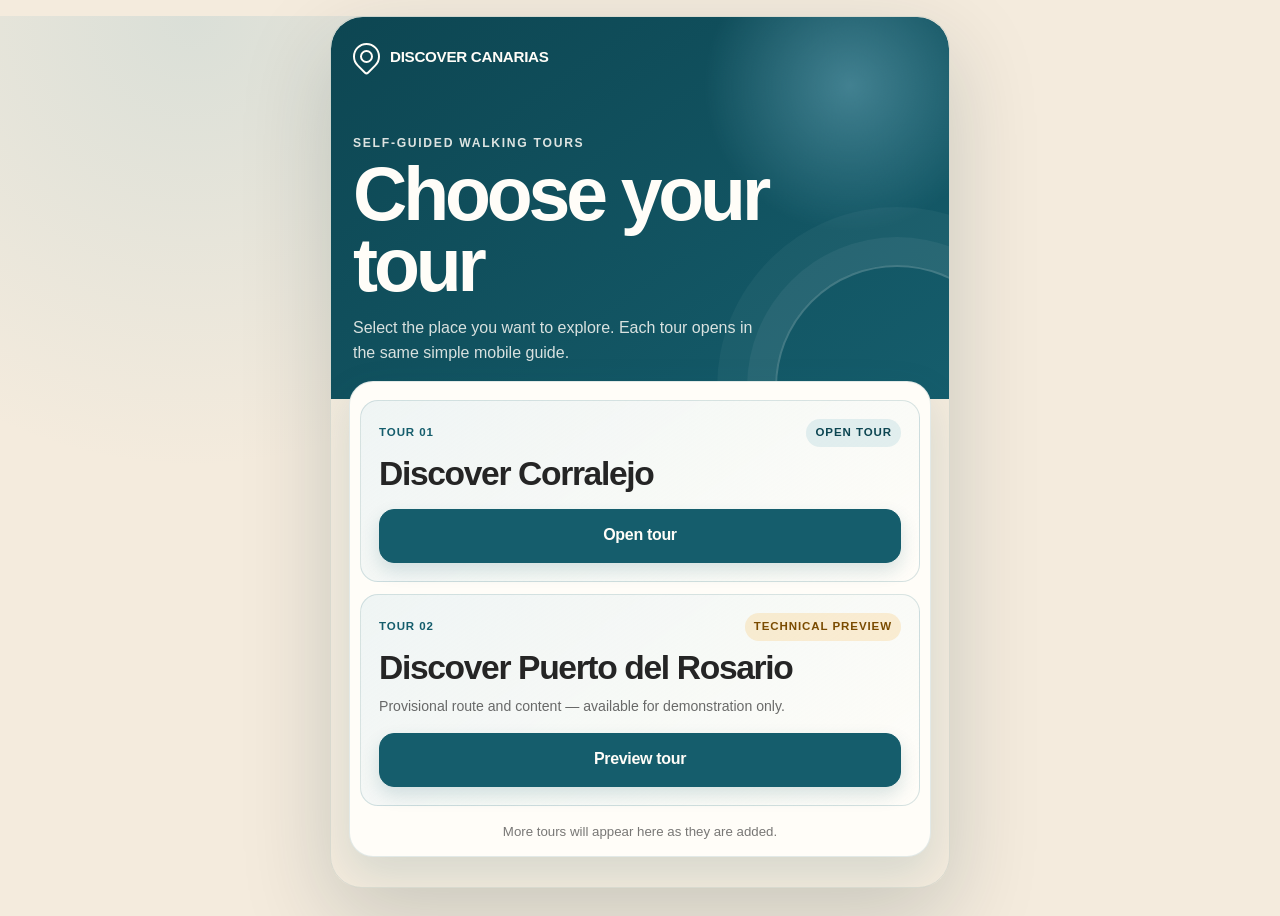
<file: tours.html>
<!DOCTYPE html>
<html lang="en">
<head>
  <meta charset="UTF-8">
  <meta name="viewport" content="width=device-width, initial-scale=1, viewport-fit=cover">
  <meta name="theme-color" content="#155d6c">
  <script>
    (() => {
      document.documentElement.dataset.theme = "light";
      document.documentElement.dataset.themeLocked = "light";
      document.documentElement.style.colorScheme = "light";
    })();
  </script>
  <link rel="apple-touch-icon" sizes="180x180" href="assets/icons/apple-touch-icon.png">
  <link rel="icon" type="image/png" sizes="192x192" href="assets/icons/icon-192.png">
  <meta name="apple-mobile-web-app-title" content="Discover Canarias">
  <meta name="apple-mobile-web-app-capable" content="yes">
  <meta name="apple-mobile-web-app-status-bar-style" content="black-translucent">
  <meta name="mobile-web-app-capable" content="yes">
  <title>Choose your tour | Discover Canarias</title>
  <link rel="manifest" href="manifest.webmanifest">
  <link rel="stylesheet" href="css/styles.css">
  <link rel="stylesheet" href="css/platform-polish.css">
</head>

<body class="tour-selector-screen">
  <main class="tour-selector-stage">
    <header class="tour-selector-hero">
      <div class="tour-selector-brand" aria-label="Discover Canarias">
        <span class="brand-symbol brand-symbol-small" aria-hidden="true">
          <span class="brand-symbol-dot"></span>
        </span>
        <span>Discover Canarias</span>
      </div>

      <div class="tour-selector-copy">
        <p class="eyebrow eyebrow-light" id="tour-selector-eyebrow">
          Self-guided walking tours
        </p>
        <h1 id="tour-selector-title">Choose your tour</h1>
        <p id="tour-selector-intro">
          Select the place you want to explore. Each tour opens in the same simple mobile guide.
        </p>
      </div>
    </header>

    <section class="tour-selector-panel" aria-labelledby="tour-selector-title">
      <div
        id="tour-list"
        class="tour-selector-list"
        aria-live="polite"
        aria-busy="true"
      >
        <article class="tour-selector-card tour-selector-card-loading">
          <p>Loading tours…</p>
        </article>
      </div>

      <p class="tour-selector-note" id="tour-selector-note">
        More tours will appear here as they are added.
      </p>

      <noscript>
        <p class="tour-selector-error">
          JavaScript is required to load the available tours.
        </p>
      </noscript>
    </section>
  </main>

  <script src="js/tours.js"></script>
  <script src="js/register-sw.js"></script>
</body>
</html>
</file>
<file: css/styles.css>
* {
  box-sizing: border-box;
}

html {
  scroll-behavior: smooth;
}

body {
  margin: 0;
  min-height: 100vh;

  font-family:
    Arial,
    Helvetica,
    sans-serif;

  line-height: 1.5;

  color: #172022;
  background: #edf2f5;
}

img,
video {
  display: block;
  max-width: 100%;
}

button,
select,
audio {
  font: inherit;
}

.page-container {
  width: 100%;
  max-width: 720px;

  margin: 0 auto;
  padding: 16px 12px 40px;

  overflow-x: hidden;
}

.top-bar {
  display: flex;
  align-items: center;
  justify-content: space-between;
  gap: 16px;

  margin-bottom: 22px;
}

.brand-link,
.back-link,
.change-language-link,
.small-language-link {
  color: #006b67;
  font-weight: bold;
  text-decoration: none;
}

.brand-link:hover,
.brand-link:focus-visible,
.back-link:hover,
.back-link:focus-visible,
.change-language-link:hover,
.change-language-link:focus-visible,
.small-language-link:hover,
.small-language-link:focus-visible {
  text-decoration: underline;
}

.change-language-link,
.small-language-link {
  font-size: 0.9rem;
  text-align: right;
}

.page-heading {
  margin-bottom: 20px;
}

.page-heading h1,
.stop-heading h1 {
  margin-top: 6px;
  margin-bottom: 8px;

  font-size: 2rem;
  line-height: 1.1;
}

.eyebrow {
  margin-top: 0;
  margin-bottom: 4px;

  color: #006b67;
  font-size: 0.85rem;
  font-weight: bold;
  letter-spacing: 0.08em;
  text-transform: uppercase;
}

.text-muted,
.progress-text,
.progress-note,
.audio-language-label {
  color: #5d686a;
}

.progress-text {
  margin-top: 0;
  margin-bottom: 2px;

  font-size: 0.95rem;
  font-weight: bold;
}

.progress-note {
  margin-top: 0;
  margin-bottom: 14px;

  font-size: 0.85rem;
}

.button {
  display: flex;
  align-items: center;
  justify-content: center;

  width: 100%;
  min-height: 52px;

  margin-top: 18px;
  padding: 14px 18px;

  color: #ffffff;
  background: #006b67;

  border: 2px solid #006b67;
  border-radius: 10px;

  font-weight: bold;
  text-align: center;
  text-decoration: none;

  cursor: pointer;
}

.button:hover,
.button:focus-visible {
  background: #004f4c;
  border-color: #004f4c;
}

.button-secondary {
  color: #006b67;
  background: #ffffff;
}

.button-secondary:hover,
.button-secondary:focus-visible {
  color: #ffffff;
  background: #006b67;
}

.content-section {
  width: 100%;

  margin-top: 20px;
  padding: 14px;

  background: #ffffff;
  border: 1px solid #dce1df;
  border-radius: 16px;

  overflow: hidden;
}

.content-section h1,
.content-section h2 {
  margin-top: 0;
}

.content-section h2 {
  margin-bottom: 12px;
  font-size: 1.25rem;
}

.content-section p:last-child {
  margin-bottom: 0;
}

/* Language page */

.language-page {
  display: flex;
  align-items: center;
  min-height: 100vh;
}

.language-card {
  width: 100%;

  padding: 22px;

  background: #ffffff;
  border: 1px solid #dce1df;
  border-radius: 20px;
}

.language-card h1 {
  margin-top: 6px;
  margin-bottom: 8px;
}

.language-grid {
  display: grid;
  gap: 12px;

  margin-top: 24px;
}

.language-button {
  display: flex;
  align-items: center;
  justify-content: space-between;

  width: 100%;
  min-height: 58px;

  padding: 14px 16px;

  color: #172022;
  background: #ffffff;

  border: 2px solid #d4ddda;
  border-radius: 12px;

  font-weight: bold;
  text-align: left;

  cursor: pointer;
}

.language-button strong {
  color: #006b67;
}

.language-button:hover,
.language-button:focus-visible,
.language-button.selected {
  background: #edf8f6;
  border-color: #006b67;
}

/* Route page */

.route-list {
  display: grid;
  gap: 18px;
}

.stop-card {
  overflow: hidden;

  background: #ffffff;
  border: 1px solid #dce1df;
  border-radius: 18px;
}

.stop-card-image {
  width: 100%;
  height: 210px;

  object-fit: cover;
}

.stop-card-content {
  padding: 16px;
}

.stop-card-number {
  margin-top: 0;
  margin-bottom: 4px;

  color: #006b67;
  font-size: 0.85rem;
  font-weight: bold;
  text-transform: uppercase;
}

.stop-card-content h2 {
  margin-top: 0;
  margin-bottom: 6px;
}

/* Stop page */

.stop-heading {
  margin-bottom: 16px;
}

.hero-image {
  width: auto;
  max-width: 100%;
  height: auto;

  max-height: 65vh;
  max-height: 65svh;

  margin: 0 auto;

  object-fit: contain;
  object-position: center;

  background: #e8eceb;
  border-radius: 18px;
}

.section-heading-row {
  display: flex;
  align-items: flex-start;
  justify-content: space-between;
  gap: 12px;
}

.section-heading-row h2 {
  margin-bottom: 4px;
}

.audio-language-label {
  margin-top: 0;
  margin-bottom: 0;

  font-size: 0.9rem;
}

audio {
  display: block;

  width: 100%;
  max-width: 100%;

  margin-top: 16px;
}

.media-gallery {
  display: grid;
  gap: 12px;
}

.content-image {
  width: auto;
  max-width: 100%;
  height: auto;

  max-height: 70vh;
  max-height: 70svh;

  margin: 12px auto 0;

  object-fit: contain;
  object-position: center;

  background: #e8eceb;
  border-radius: 12px;
}

.content-video {
  width: auto;
  max-width: 100%;
  height: auto;

  max-height: 70vh;
  max-height: 70svh;

  margin: 12px auto 0;

  object-fit: contain;
  object-position: center;

  background: #000000;
  border-radius: 12px;
}

.stop-actions {
  width: 100%;
  margin-top: 20px;
}

/* Completion page */

.completion-card {
  text-align: center;
}

.completion-symbol {
  display: flex;
  align-items: center;
  justify-content: center;

  width: 64px;
  height: 64px;

  margin: 0 auto 18px;

  color: #ffffff;
  background: #006b67;

  border-radius: 50%;

  font-size: 2rem;
  font-weight: bold;
}

/* Tablet and desktop improvements */

@media (min-width: 700px) {
  .page-container {
    padding: 32px 24px 48px;
  }

  .page-heading h1,
  .stop-heading h1 {
    font-size: 2.4rem;
  }

  .content-section {
    padding: 22px;
  }

  .language-card {
    padding: 32px;
  }

  .language-grid {
    grid-template-columns: 1fr 1fr;
  }

  .stop-card-image {
    height: 280px;
  }
}
/* Analytics, consent and extra actions */

button[hidden],
a[hidden] {
  display: none !important;
}

.button:disabled {
  color: #7a8587;
  background: #dfe5e6;
  border-color: #dfe5e6;
  cursor: not-allowed;
}

.form-help {
  margin: 14px 0 0;
  color: #8a4f00;
  font-size: 0.9rem;
}

.top-bar-actions {
  display: flex;
  align-items: flex-end;
  gap: 8px;
  flex-direction: column;
}

.text-button {
  padding: 0;
  color: #8a2f2f;
  background: transparent;
  border: 0;
  font-weight: bold;
  cursor: pointer;
}

.text-button:hover,
.text-button:focus-visible {
  text-decoration: underline;
}

.compact-button {
  width: auto;
  min-height: 44px;
  margin-top: 14px;
  padding: 10px 16px;
}

.analytics-consent-banner {
  position: fixed;
  z-index: 1000;
  right: 12px;
  bottom: 12px;
  left: 12px;

  max-width: 620px;
  margin: 0 auto;
  padding: 18px;

  color: #172022;
  background: #ffffff;
  border: 1px solid #cfd9d7;
  border-radius: 16px;
  box-shadow: 0 12px 36px rgba(23, 32, 34, 0.22);
}

.analytics-consent-banner h2 {
  margin: 0 0 8px;
  font-size: 1.2rem;
}

.analytics-consent-banner p {
  margin: 0 0 12px;
  font-size: 0.92rem;
}

.analytics-consent-actions {
  display: grid;
  grid-template-columns: 1fr 1fr;
  gap: 10px;
}

.analytics-consent-button {
  min-height: 46px;
  margin-top: 0;
  padding: 10px 12px;
}

.analytics-privacy-link {
  display: inline-block;
  margin-bottom: 12px;
  color: #006b67;
  font-weight: bold;
}

.analytics-preferences-button {
  position: fixed;
  z-index: 900;
  right: 10px;
  bottom: 10px;

  padding: 8px 10px;

  color: #364244;
  background: rgba(255, 255, 255, 0.96);
  border: 1px solid #cfd9d7;
  border-radius: 8px;

  font-size: 0.75rem;
  cursor: pointer;
  box-shadow: 0 4px 14px rgba(23, 32, 34, 0.12);
}

.analytics-preferences-button:hover,
.analytics-preferences-button:focus-visible {
  border-color: #006b67;
}

@media (min-width: 700px) {
  .top-bar-actions {
    align-items: center;
    flex-direction: row;
    gap: 16px;
  }
}

/* Offline tour download */

.offline-download-card {
  margin-top: 18px;
  padding: 16px;
  background: #ffffff;
  border: 1px solid #cfd9d7;
  border-radius: 14px;
}

.offline-download-card h2 {
  margin: 0 0 8px;
  font-size: 1.1rem;
}

.offline-download-card p {
  margin: 0;
}

.offline-download-card .button {
  margin-top: 14px;
}

.offline-download-status {
  min-height: 1.4em;
  margin-top: 10px !important;
  color: #364244;
  font-size: 0.9rem;
}

/* T03: clear app-wide connection and offline-readiness status */

.global-offline-status {
  position: sticky;
  z-index: 850;
  top: 0;

  display: flex;
  align-items: center;
  justify-content: center;
  gap: 8px;

  width: 100%;
  min-height: 38px;
  padding: 8px 12px;

  color: #263234;
  background: #f7f9f9;
  border-bottom: 1px solid #cfd9d7;

  font-size: 0.82rem;
  font-weight: 700;
  text-align: center;
}

.offline-status-dot {
  flex: 0 0 auto;
  width: 9px;
  height: 9px;
  border-radius: 50%;
  background: #778183;
}

.global-offline-status.is-online-ready,
.global-offline-status.is-offline-ready {
  color: #174d39;
  background: #e8f6ef;
  border-bottom-color: #b8dfcb;
}

.global-offline-status.is-online-ready .offline-status-dot,
.global-offline-status.is-offline-ready .offline-status-dot {
  background: #21875f;
}

.global-offline-status.is-online,
.global-offline-status.is-checking,
.global-offline-status.is-downloading {
  color: #174d5d;
  background: #eaf5f8;
  border-bottom-color: #bddce4;
}

.global-offline-status.is-online .offline-status-dot,
.global-offline-status.is-checking .offline-status-dot,
.global-offline-status.is-downloading .offline-status-dot {
  background: #247d95;
}

.global-offline-status.is-warning {
  color: #704b06;
  background: #fff4d8;
  border-bottom-color: #efd28c;
}

.global-offline-status.is-warning .offline-status-dot {
  background: #bb7b00;
}

.offline-download-progress {
  display: block;
  width: 100%;
  height: 12px;
  margin-top: 14px;
  accent-color: #006b67;
}

.offline-download-progress[hidden] {
  display: none;
}

.offline-download-status[data-state="success"] {
  color: #1d684a;
  font-weight: 700;
}

.offline-download-status[data-state="warning"] {
  color: #805706;
  font-weight: 700;
}

@media (min-width: 700px) {
  .global-offline-status {
    font-size: 0.9rem;
  }
}

/* In-app next-stop route map */

.next-stop-route-preview {
  margin: 22px 0 4px;
  padding: 16px;

  text-align: left;

  background: #f4ebdd;
  border: 1px solid #d8cbb7;
  border-radius: 16px;
}

.next-stop-route-heading {
  display: flex;
  align-items: flex-end;
  justify-content: space-between;
  gap: 16px;

  margin-bottom: 12px;
}

.next-stop-route-heading h2 {
  margin: 0;
  color: #252525;
  font-size: 1.2rem;
}

.next-stop-route-summary {
  margin: 0;
  color: #155d6c;
  font-size: 0.9rem;
  font-weight: 800;
  text-align: right;
}

.next-stop-map {
  min-height: 300px;
}

.route-map-shell {
  position: relative;
  overflow: hidden;

  width: 100%;
  aspect-ratio: 4 / 3;

  background: #b9dce4;
  border: 1px solid #b6cbcf;
  border-radius: 14px;
  box-shadow:
    inset 0 0 0 1px rgba(255, 255, 255, 0.65),
    0 8px 24px rgba(37, 37, 37, 0.08);
}

.route-map-real {
  position: absolute;
  inset: 0;
  width: 100%;
  height: 100%;
}

.route-map-loading {
  position: absolute;
  inset: 0;
  z-index: 3;

  display: grid;
  place-items: center;
  padding: 24px;

  color: #155d6c;
  background: linear-gradient(135deg, #f4ebdd, #dcebf0);
  font-size: 0.9rem;
  font-weight: 800;
  text-align: center;
}

.route-map-loading[hidden] {
  display: none;
}

.route-map-badge {
  position: absolute;
  top: 10px;
  left: 10px;
  z-index: 4;

  max-width: calc(100% - 118px);
  padding: 7px 10px;

  color: #155d6c;
  background: rgba(255, 253, 248, 0.94);
  border: 1px solid rgba(21, 93, 108, 0.22);
  border-radius: 999px;

  font-size: 0.72rem;
  font-weight: 800;
  letter-spacing: 0.02em;
  box-shadow: 0 3px 10px rgba(37, 37, 37, 0.12);
  pointer-events: none;
}

.route-map-shell .maplibregl-canvas {
  outline: none;
}

.route-map-shell .maplibregl-ctrl-top-right {
  top: 6px;
  right: 6px;
}

.route-map-shell .maplibregl-ctrl-group {
  overflow: hidden;
  border: 1px solid rgba(21, 93, 108, 0.23);
  border-radius: 11px;
  box-shadow: 0 5px 15px rgba(37, 37, 37, 0.14);
}

.route-map-shell .maplibregl-ctrl-group button {
  width: 40px;
  height: 40px;
  background-color: rgba(255, 253, 248, 0.97);
}

.route-map-shell .maplibregl-ctrl-group button:hover,
.route-map-shell .maplibregl-ctrl-group button:focus-visible {
  background-color: #f4ebdd;
}

.route-map-shell .maplibregl-ctrl-attrib {
  color: #252525;
  background: rgba(255, 253, 248, 0.9);
  font-size: 9px;
}

.route-map-shell .maplibregl-ctrl-attrib a {
  color: #155d6c;
}

.tour-map-reset {
  color: #155d6c;
  font-size: 1.05rem;
  font-weight: 900;
  line-height: 1;
}

.map-stop-marker {
  position: relative;
  display: flex;
  align-items: center;
  flex-direction: column;
  transform: translateY(2px);
  filter: drop-shadow(0 4px 5px rgba(37, 37, 37, 0.26));
}

.map-stop-marker-pin {
  display: grid;
  place-items: center;

  width: 38px;
  height: 38px;

  color: #ffffff;
  border: 4px solid #fffdf8;
  border-radius: 50% 50% 50% 8px;

  font-size: 0.78rem;
  font-weight: 900;
  line-height: 1;
  transform: rotate(-45deg);
}

.map-stop-marker-pin::first-letter {
  transform: rotate(45deg);
}

.map-stop-marker-current .map-stop-marker-pin {
  background: #155d6c;
}

.map-stop-marker-next .map-stop-marker-pin {
  background: #ff6c66;
}

.map-stop-marker-pin {
  text-indent: 0;
}

.map-stop-marker-pin::before {
  content: "";
}

.map-stop-marker-label {
  position: absolute;
  top: 47px;
  left: 50%;

  width: max-content;
  max-width: 180px;
  padding: 4px 7px;

  color: #252525;
  background: rgba(255, 253, 248, 0.94);
  border: 1px solid rgba(37, 37, 37, 0.12);
  border-radius: 7px;

  font-size: 0.7rem;
  font-weight: 800;
  line-height: 1.2;
  text-align: center;
  transform: translateX(-50%);
  white-space: normal;
}

/* Keep the stop number upright inside the rotated pin. */
.map-stop-marker-pin {
  writing-mode: horizontal-tb;
}

.map-stop-marker-pin {
  --marker-rotation: 45deg;
}

.map-stop-marker-pin {
  font-size: 0;
}

.map-stop-marker-pin::after {
  content: attr(data-number);
  display: block;
  font-size: 0.78rem;
  transform: rotate(45deg);
}

.next-stop-route-instructions {
  margin: 14px 0 0;
  padding-left: 22px;
  color: #252525;
}

.next-stop-route-instructions:empty {
  display: none;
}

.route-review-notice,
.route-map-error {
  margin: 12px 0 0;
  padding: 10px 12px;

  color: #704b06;
  background: #fff4d8;
  border: 1px solid #efd28c;
  border-radius: 10px;

  font-size: 0.84rem;
  font-weight: 700;
}

@media (max-width: 520px) {
  .next-stop-route-heading {
    align-items: flex-start;
    flex-direction: column;
    gap: 4px;
  }

  .next-stop-route-summary {
    text-align: left;
  }

  .route-map-shell {
    aspect-ratio: 1 / 1;
  }

  .map-stop-marker-label {
    max-width: 130px;
    font-size: 0.65rem;
  }
}

/* =========================================================
   DESIGN PHASE 1 — ATLANTIC EDITORIAL SYSTEM
   ========================================================= */

:root {
  --atlantic: #155d6c;
  --atlantic-deep: #0d4652;
  --atlantic-soft: #dcebf0;
  --sand: #f4ebdd;
  --sand-deep: #eadcc8;
  --warm-white: #fffdf8;
  --coral: #ff6c66;
  --coral-deep: #e45652;
  --ocean: #72afc1;
  --charcoal: #252525;
  --ochre: #d6a44a;
  --line: rgba(37, 37, 37, 0.12);
  --shadow-sm: 0 6px 20px rgba(37, 37, 37, 0.08);
  --shadow-md: 0 18px 44px rgba(21, 93, 108, 0.14);
  --radius-sm: 12px;
  --radius-md: 20px;
  --radius-lg: 28px;
  --page-width: 760px;
}

html {
  background: var(--sand);
}

body {
  color: var(--charcoal);
  background:
    radial-gradient(circle at 15% 0%, rgba(114, 175, 193, 0.16), transparent 35%),
    var(--sand);
  font-family: Inter, ui-sans-serif, -apple-system, BlinkMacSystemFont, "Segoe UI", Arial, sans-serif;
  font-size: 16px;
  line-height: 1.55;
}

h1,
h2,
h3 {
  color: var(--charcoal);
  font-family: Georgia, "Times New Roman", serif;
  font-weight: 700;
  letter-spacing: -0.025em;
}

h1 {
  font-size: clamp(2.05rem, 8vw, 3.4rem);
  line-height: 1.02;
}

h2 {
  font-size: clamp(1.35rem, 5vw, 2rem);
  line-height: 1.12;
}

h3 {
  font-size: clamp(1.15rem, 4vw, 1.55rem);
  line-height: 1.18;
}

p {
  margin-top: 0;
}

button,
a,
summary {
  -webkit-tap-highlight-color: transparent;
}

:focus-visible {
  outline: 3px solid rgba(255, 108, 102, 0.55);
  outline-offset: 3px;
}

.page-container {
  max-width: var(--page-width);
  padding: 12px 12px 104px;
}

.text-muted,
.progress-text,
.progress-note,
.audio-language-label {
  color: rgba(37, 37, 37, 0.66);
}

.eyebrow {
  color: var(--atlantic);
  font-family: Inter, ui-sans-serif, sans-serif;
  font-size: 0.76rem;
  font-weight: 800;
  letter-spacing: 0.14em;
}

.eyebrow-light {
  color: rgba(255, 253, 248, 0.86);
}

.button {
  min-height: 54px;
  margin-top: 14px;
  padding: 13px 18px;
  color: var(--warm-white);
  background: var(--atlantic);
  border: 1px solid var(--atlantic);
  border-radius: 999px;
  box-shadow: 0 8px 18px rgba(21, 93, 108, 0.16);
  font-size: 0.96rem;
  font-weight: 800;
  letter-spacing: -0.01em;
  transition: transform 160ms ease, box-shadow 160ms ease, background 160ms ease;
}

.button:hover,
.button:focus-visible {
  background: var(--atlantic-deep);
  border-color: var(--atlantic-deep);
  box-shadow: 0 12px 24px rgba(21, 93, 108, 0.22);
  transform: translateY(-1px);
}

.button:active {
  transform: translateY(1px);
}

.button-secondary {
  color: var(--atlantic);
  background: var(--warm-white);
  border-color: rgba(21, 93, 108, 0.42);
  box-shadow: none;
}

.button-secondary:hover,
.button-secondary:focus-visible {
  color: var(--warm-white);
  background: var(--atlantic);
}

.button-ghost {
  color: var(--charcoal);
  background: transparent;
  border-color: var(--line);
  box-shadow: none;
}

.button-ghost:hover,
.button-ghost:focus-visible {
  color: var(--atlantic);
  background: rgba(21, 93, 108, 0.07);
  border-color: rgba(21, 93, 108, 0.25);
}

.button-coral {
  color: var(--warm-white);
  background: var(--coral);
  border-color: var(--coral);
  box-shadow: 0 10px 24px rgba(255, 108, 102, 0.25);
}

.button-coral:hover,
.button-coral:focus-visible {
  background: var(--coral-deep);
  border-color: var(--coral-deep);
}

.button:disabled {
  color: rgba(37, 37, 37, 0.48);
  background: rgba(255, 253, 248, 0.62);
  border-color: rgba(37, 37, 37, 0.12);
  box-shadow: none;
}

.content-section {
  margin-top: 16px;
  padding: 20px;
  background: var(--warm-white);
  border: 1px solid var(--line);
  border-radius: var(--radius-md);
  box-shadow: var(--shadow-sm);
}

.content-section h2 {
  margin-bottom: 10px;
}

.top-bar-card {
  position: sticky;
  z-index: 40;
  top: 8px;
  min-height: 56px;
  margin-bottom: 12px;
  padding: 9px 12px;
  background: rgba(255, 253, 248, 0.9);
  border: 1px solid rgba(37, 37, 37, 0.09);
  border-radius: 999px;
  box-shadow: 0 10px 30px rgba(37, 37, 37, 0.08);
  backdrop-filter: blur(14px);
}

.brand-link,
.back-link,
.change-language-link,
.small-language-link,
.analytics-privacy-link {
  color: var(--atlantic);
}

.brand-lockup {
  display: inline-flex;
  align-items: center;
  gap: 9px;
  text-decoration: none;
}

.brand-symbol {
  position: relative;
  display: inline-grid;
  flex: 0 0 auto;
  place-items: center;
  width: 42px;
  height: 42px;
  border: 3px solid currentColor;
  border-radius: 52% 52% 52% 12%;
  transform: rotate(-45deg);
}

.brand-symbol::after {
  content: "";
  width: 16px;
  height: 16px;
  border: 3px solid currentColor;
  border-radius: 50%;
}

.brand-symbol-dot {
  display: none;
}

.brand-symbol-small {
  width: 27px;
  height: 27px;
  border-width: 2px;
}

.brand-symbol-small::after {
  width: 9px;
  height: 9px;
  border-width: 2px;
}

.top-bar-actions {
  gap: 4px;
}

.change-language-link,
.text-button {
  font-size: 0.76rem;
}

.text-button {
  color: rgba(37, 37, 37, 0.6);
}

/* Welcome / language screen */

.welcome-screen {
  min-height: 100svh;
  background: var(--sand);
}

.welcome-layout {
  width: 100%;
  min-height: 100svh;
  max-width: 1160px;
  margin: 0 auto;
}

.welcome-hero {
  position: relative;
  display: flex;
  min-height: 54svh;
  padding: 22px 20px 72px;
  color: var(--warm-white);
  background-image: var(--welcome-hero-image, none);
  background-position: center;
  background-size: cover;
  overflow: hidden;
}

.welcome-hero-shade {
  position: absolute;
  inset: 0;
  background:
    linear-gradient(180deg, rgba(8, 40, 47, 0.35) 0%, rgba(8, 40, 47, 0.12) 42%, rgba(8, 40, 47, 0.86) 100%),
    linear-gradient(90deg, rgba(8, 40, 47, 0.34), transparent 70%);
}

.welcome-brand,
.welcome-copy {
  position: relative;
  z-index: 1;
}

.welcome-brand {
  position: absolute;
  top: 22px;
  left: 20px;
  display: flex;
  align-items: center;
  gap: 12px;
  color: var(--warm-white);
  font-size: 1.05rem;
  font-weight: 800;
}

.welcome-copy {
  align-self: flex-end;
  max-width: 560px;
}

.welcome-copy h1 {
  max-width: 9ch;
  margin: 7px 0 12px;
  color: var(--warm-white);
  text-wrap: balance;
}

.welcome-tagline {
  max-width: 36rem;
  margin-bottom: 18px;
  color: rgba(255, 253, 248, 0.88);
  font-size: 1.02rem;
}

.welcome-stats {
  display: flex;
  flex-wrap: wrap;
  gap: 8px;
}

.welcome-stats span {
  padding: 7px 10px;
  background: rgba(255, 253, 248, 0.14);
  border: 1px solid rgba(255, 253, 248, 0.26);
  border-radius: 999px;
  font-size: 0.74rem;
  font-weight: 800;
  backdrop-filter: blur(10px);
}

.language-panel {
  position: relative;
  z-index: 2;
  width: calc(100% - 24px);
  margin: -42px auto 0;
  padding: 24px 18px 26px;
  background: var(--warm-white);
  border: 1px solid rgba(37, 37, 37, 0.1);
  border-radius: var(--radius-lg) var(--radius-lg) 0 0;
  box-shadow: 0 -12px 36px rgba(37, 37, 37, 0.12);
}

.language-panel-heading h2 {
  margin: 4px 0 6px;
}

.language-grid {
  grid-template-columns: 1fr 1fr;
  gap: 10px;
  margin-top: 20px;
}

.language-button {
  justify-content: flex-start;
  gap: 10px;
  min-height: 56px;
  padding: 12px 13px;
  color: var(--charcoal);
  background: var(--warm-white);
  border: 1px solid rgba(37, 37, 37, 0.14);
  border-radius: 16px;
  font-size: 0.88rem;
  font-weight: 750;
  box-shadow: none;
  transition: background 150ms ease, border 150ms ease, transform 150ms ease;
}

.language-button:hover,
.language-button:focus-visible,
.language-button.selected {
  color: var(--atlantic);
  background: rgba(21, 93, 108, 0.08);
  border-color: var(--atlantic);
  transform: translateY(-1px);
}

.language-flag {
  font-size: 1.25rem;
  line-height: 1;
}

.language-name {
  min-width: 0;
  overflow: hidden;
  text-overflow: ellipsis;
  white-space: nowrap;
}

.language-code {
  margin-left: auto;
  color: var(--atlantic);
  font-size: 0.68rem;
  letter-spacing: 0.08em;
}

.welcome-start-button {
  margin-top: 18px;
}

/* Route overview */

.route-page-container {
  padding-bottom: 64px;
}

.route-hero-card {
  position: relative;
  min-height: 260px;
  margin-bottom: 14px;
  padding: 28px 22px;
  color: var(--warm-white);
  background:
    linear-gradient(120deg, rgba(13, 70, 82, 0.94), rgba(21, 93, 108, 0.72)),
    var(--route-hero-image, none) center / cover;
  border-radius: var(--radius-lg);
  box-shadow: var(--shadow-md);
  overflow: hidden;
}

.route-hero-card::after {
  content: "";
  position: absolute;
  right: -48px;
  bottom: -58px;
  width: 180px;
  height: 180px;
  border: 34px solid rgba(255, 253, 248, 0.08);
  border-radius: 50%;
}

.route-hero-content {
  position: relative;
  z-index: 1;
  max-width: 520px;
}

.route-hero-card h1 {
  margin: 6px 0 10px;
  color: var(--warm-white);
}

.route-hero-card p {
  max-width: 37rem;
  color: rgba(255, 253, 248, 0.85);
}

.route-meta {
  display: inline-flex;
  margin: 8px 0 0;
  padding: 7px 10px;
  background: rgba(255, 253, 248, 0.13);
  border: 1px solid rgba(255, 253, 248, 0.2);
  border-radius: 999px;
  font-size: 0.78rem;
  font-weight: 800;
}

.route-progress-card {
  margin-bottom: 14px;
  padding: 20px;
  background: var(--warm-white);
  border: 1px solid var(--line);
  border-radius: var(--radius-md);
  box-shadow: var(--shadow-sm);
}

.route-progress-card h2 {
  margin: 4px 0 12px;
  font-family: Inter, ui-sans-serif, sans-serif;
  font-size: 1.12rem;
  letter-spacing: -0.02em;
}

.progress-track {
  width: 100%;
  height: 8px;
  background: rgba(21, 93, 108, 0.1);
  border-radius: 999px;
  overflow: hidden;
}

.progress-fill {
  display: block;
  width: 0;
  height: 100%;
  background: linear-gradient(90deg, var(--ocean), var(--atlantic));
  border-radius: inherit;
  transition: width 400ms ease;
}

.route-continue-button {
  margin-top: 16px;
}

.offline-download-card {
  display: grid;
  grid-template-columns: auto 1fr;
  gap: 4px 14px;
  margin: 0 0 22px;
  padding: 18px;
  background: rgba(255, 253, 248, 0.72);
  border: 1px solid rgba(21, 93, 108, 0.16);
  border-radius: var(--radius-md);
  box-shadow: none;
}

.offline-card-icon {
  display: grid;
  grid-row: 1 / span 2;
  place-items: center;
  width: 42px;
  height: 42px;
  color: var(--atlantic);
  background: var(--atlantic-soft);
  border-radius: 50%;
  font-size: 1.2rem;
  font-weight: 900;
}

.offline-card-copy h2 {
  margin: 0 0 4px;
  font-family: Inter, ui-sans-serif, sans-serif;
  font-size: 1rem;
}

.offline-card-copy p {
  font-size: 0.84rem;
}

.offline-download-card .button,
.offline-download-card progress,
.offline-download-card .offline-download-status {
  grid-column: 1 / -1;
}

.section-title-row {
  display: flex;
  align-items: flex-end;
  justify-content: space-between;
  gap: 12px;
  margin-bottom: 14px;
}

.section-title-row h2 {
  margin: 2px 0 0;
}

.route-category-legend {
  display: flex;
  gap: 7px;
  padding-bottom: 5px;
}

.legend-dot {
  width: 10px;
  height: 10px;
  border-radius: 50%;
}

.legend-main { background: var(--atlantic); }
.legend-secret { background: var(--coral); }
.legend-hidden { background: var(--ochre); }

.route-list {
  position: relative;
  gap: 12px;
  padding-left: 30px;
}

.route-list::before {
  content: "";
  position: absolute;
  top: 18px;
  bottom: 18px;
  left: 14px;
  width: 2px;
  background: linear-gradient(var(--ocean), rgba(21, 93, 108, 0.1));
}

.stop-card {
  position: relative;
  display: grid;
  grid-template-columns: 112px minmax(0, 1fr);
  min-height: 132px;
  overflow: visible;
  background: var(--warm-white);
  border: 1px solid var(--line);
  border-radius: var(--radius-md);
  box-shadow: var(--shadow-sm);
}

.route-timeline-marker {
  position: absolute;
  z-index: 2;
  top: 22px;
  left: -31px;
  display: grid;
  place-items: center;
  width: 30px;
  height: 30px;
  color: var(--warm-white);
  background: var(--atlantic);
  border: 4px solid var(--sand);
  border-radius: 50%;
  font-size: 0.67rem;
  font-weight: 900;
}

.stop-card-secret .route-timeline-marker { background: var(--coral); }
.stop-card-hidden .route-timeline-marker { background: var(--ochre); }
.stop-card.is-completed .route-timeline-marker { background: #4d8e73; }

.stop-card-image-wrap {
  position: relative;
  min-height: 100%;
  overflow: hidden;
  border-radius: calc(var(--radius-md) - 1px) 0 0 calc(var(--radius-md) - 1px);
}

.stop-card-image {
  width: 100%;
  height: 100%;
  min-height: 132px;
  object-fit: cover;
  filter: saturate(0.92) contrast(1.02);
}

.stop-card-image-wrap::after {
  content: "";
  position: absolute;
  inset: 0;
  background: linear-gradient(180deg, transparent 48%, rgba(13, 70, 82, 0.45));
}

.stop-card-image-number {
  position: absolute;
  z-index: 1;
  bottom: 9px;
  left: 9px;
  display: grid;
  place-items: center;
  width: 31px;
  height: 31px;
  color: var(--warm-white);
  background: rgba(21, 93, 108, 0.92);
  border: 2px solid rgba(255, 253, 248, 0.82);
  border-radius: 50%;
  font-size: 0.7rem;
  font-weight: 900;
}

.stop-card-secret .stop-card-image-number { background: var(--coral); }
.stop-card-hidden .stop-card-image-number { background: var(--ochre); }

.stop-card-content {
  display: flex;
  flex-direction: column;
  min-width: 0;
  padding: 14px;
}

.stop-card-meta-row {
  display: flex;
  align-items: center;
  justify-content: space-between;
  gap: 8px;
}

.stop-type-chip,
.stop-status {
  display: inline-flex;
  align-items: center;
  width: fit-content;
  padding: 4px 7px;
  border-radius: 999px;
  font-size: 0.62rem;
  font-weight: 850;
  line-height: 1.25;
}

.stop-type-chip-main,
.stop-type-chip-start {
  color: var(--atlantic);
  background: rgba(21, 93, 108, 0.1);
}

.stop-type-chip-secret {
  color: #b63b37;
  background: rgba(255, 108, 102, 0.13);
}

.stop-type-chip-hidden {
  color: #8a6117;
  background: rgba(214, 164, 74, 0.17);
}

.stop-status {
  color: rgba(37, 37, 37, 0.58);
  background: rgba(37, 37, 37, 0.055);
  white-space: nowrap;
}

.stop-status-current {
  color: var(--coral-deep);
  background: rgba(255, 108, 102, 0.12);
}

.stop-status-completed {
  color: #3f735f;
  background: rgba(77, 142, 115, 0.12);
}

.stop-card-content h3 {
  margin: 9px 0 10px;
  overflow-wrap: anywhere;
}

.stop-card-button {
  min-height: 38px;
  margin-top: auto;
  padding: 8px 12px;
  font-size: 0.76rem;
}

.stop-card.is-upcoming {
  opacity: 0.9;
}

.stop-card.is-completed .stop-card-image {
  filter: saturate(0.55) contrast(0.96);
}

/* Stop page */

.stop-page-container {
  padding-bottom: 120px;
}

.stop-progress-track {
  width: calc(100% - 20px);
  height: 4px;
  margin: -4px auto 10px;
  background: rgba(21, 93, 108, 0.12);
  border-radius: 999px;
  overflow: hidden;
}

.stop-progress-fill {
  display: block;
  width: 0;
  height: 100%;
  background: var(--atlantic);
  border-radius: inherit;
}

body[data-stop-type="secret"] .stop-progress-fill { background: var(--coral); }
body[data-stop-type="hidden"] .stop-progress-fill { background: var(--ochre); }

.stop-hero-card {
  position: relative;
  min-height: 430px;
  overflow: hidden;
  background: var(--atlantic-soft);
  border-radius: var(--radius-lg);
  box-shadow: var(--shadow-md);
}

.stop-hero-card .hero-image {
  width: 100%;
  max-width: none;
  height: 100%;
  min-height: 430px;
  max-height: none;
  margin: 0;
  object-fit: cover;
  border-radius: 0;
}

.stop-hero-shade {
  position: absolute;
  inset: 0;
  background: linear-gradient(180deg, rgba(13, 70, 82, 0.04) 28%, rgba(13, 45, 52, 0.88) 100%);
}

.stop-hero-copy {
  position: absolute;
  z-index: 2;
  right: 0;
  bottom: 0;
  left: 0;
  padding: 22px;
  color: var(--warm-white);
}

.stop-hero-copy h1 {
  max-width: 15ch;
  margin: 10px 0 0;
  color: var(--warm-white);
}

.stop-badge-row {
  display: flex;
  align-items: center;
  justify-content: space-between;
  gap: 10px;
}

.stop-type-badge,
.stop-progress-pill {
  margin: 0;
  padding: 7px 10px;
  border-radius: 999px;
  font-family: Inter, ui-sans-serif, sans-serif;
  font-size: 0.72rem;
  font-weight: 850;
}

.stop-type-badge {
  color: var(--atlantic);
  background: rgba(255, 253, 248, 0.94);
}

.stop-progress-pill {
  color: var(--warm-white);
  background: rgba(13, 70, 82, 0.56);
  border: 1px solid rgba(255, 253, 248, 0.2);
}

.stop-hero-secret .stop-type-badge {
  color: #b63b37;
}

.stop-hero-hidden .stop-type-badge {
  color: #8a6117;
}

.secret-discovery-banner {
  display: flex;
  align-items: center;
  gap: 10px;
  margin-top: 14px;
  padding: 13px 15px;
  color: #a93936;
  background: rgba(255, 108, 102, 0.12);
  border: 1px solid rgba(255, 108, 102, 0.26);
  border-radius: 16px;
  font-size: 0.88rem;
  font-weight: 850;
}

.audio-card {
  background:
    radial-gradient(circle at 100% 0%, rgba(114, 175, 193, 0.18), transparent 38%),
    var(--warm-white);
}

.audio-card h2,
.story-card h2,
.location-card h2,
.media-section h2 {
  margin: 2px 0 7px;
}

.audio-card .section-heading-row {
  align-items: center;
}

.audio-card-icon {
  display: grid;
  flex: 0 0 auto;
  place-items: center;
  width: 48px;
  height: 48px;
  color: var(--warm-white);
  background: var(--atlantic);
  border-radius: 50%;
  font-size: 0.9rem;
  box-shadow: 0 8px 18px rgba(21, 93, 108, 0.22);
}

body[data-stop-type="secret"] .audio-card-icon { background: var(--coral); }
body[data-stop-type="hidden"] .audio-card-icon { background: var(--ochre); }

audio {
  height: 48px;
  margin-top: 15px;
  border-radius: 999px;
}

.stop-description {
  font-size: 1.02rem;
  line-height: 1.68;
}

.transcript-details {
  margin-top: 18px;
  padding-top: 14px;
  border-top: 1px solid var(--line);
}

.transcript-details summary {
  display: flex;
  align-items: center;
  justify-content: space-between;
  color: var(--atlantic);
  font-weight: 850;
  cursor: pointer;
  list-style: none;
}

.transcript-details summary::-webkit-details-marker {
  display: none;
}

.transcript-details summary::after {
  content: "+";
  display: grid;
  place-items: center;
  width: 30px;
  height: 30px;
  background: rgba(21, 93, 108, 0.08);
  border-radius: 50%;
  font-size: 1.15rem;
}

.transcript-details[open] summary::after {
  content: "–";
}

.transcript-details p {
  margin: 16px 0 0;
  color: rgba(37, 37, 37, 0.78);
  line-height: 1.72;
}

.media-gallery {
  display: flex;
  gap: 12px;
  margin-right: -20px;
  padding-right: 20px;
  overflow-x: auto;
  scroll-snap-type: x mandatory;
  scrollbar-width: thin;
}

.content-image,
.content-video {
  flex: 0 0 min(84%, 500px);
  width: min(84%, 500px);
  max-width: none;
  height: 300px;
  max-height: none;
  margin: 0;
  object-fit: cover;
  border-radius: 16px;
  scroll-snap-align: start;
}

.content-video {
  background: var(--charcoal);
}

.location-card {
  display: grid;
  grid-template-columns: auto 1fr;
  gap: 4px 13px;
}

.location-card-icon {
  display: grid;
  grid-row: 1 / span 2;
  place-items: center;
  width: 44px;
  height: 44px;
  color: var(--atlantic);
  background: var(--atlantic-soft);
  border-radius: 50%;
  font-size: 1.2rem;
  font-weight: 900;
}

.location-card .button {
  grid-column: 1 / -1;
}

.sticky-action-bar {
  position: fixed;
  z-index: 50;
  right: 0;
  bottom: 0;
  left: 0;
  width: 100%;
  max-width: var(--page-width);
  margin: 0 auto;
  padding: 10px 12px calc(10px + env(safe-area-inset-bottom));
  background: linear-gradient(180deg, rgba(244, 235, 221, 0), rgba(244, 235, 221, 0.96) 28%);
}

.sticky-action-bar .button {
  margin-top: 0;
  box-shadow: 0 12px 30px rgba(21, 93, 108, 0.22);
}

body[data-stop-type="secret"] .sticky-action-bar .button {
  background: var(--coral);
  border-color: var(--coral);
}

body[data-stop-type="hidden"] .sticky-action-bar .button {
  background: var(--ochre);
  border-color: var(--ochre);
}

/* Completion / navigation */

.completion-page-container {
  padding-bottom: 150px;
}

.completion-card {
  text-align: left;
}

.completion-summary {
  display: grid;
  grid-template-columns: auto 1fr;
  gap: 15px;
  padding: 18px;
  background: var(--warm-white);
  border: 1px solid var(--line);
  border-radius: var(--radius-md);
  box-shadow: var(--shadow-sm);
}

.completion-summary h1 {
  margin: 3px 0 7px;
  font-size: clamp(1.6rem, 7vw, 2.55rem);
}

.completion-summary p:last-child {
  margin-bottom: 0;
  color: rgba(37, 37, 37, 0.68);
}

.completion-symbol {
  width: 54px;
  height: 54px;
  margin: 0;
  color: var(--warm-white);
  background: var(--atlantic);
  font-size: 1.45rem;
  box-shadow: 0 8px 20px rgba(21, 93, 108, 0.22);
}

.next-stop-route-preview {
  margin: 14px 0 0;
  padding: 18px;
  background: var(--warm-white);
  border: 1px solid var(--line);
  border-radius: var(--radius-md);
  box-shadow: var(--shadow-sm);
}

.next-stop-route-heading {
  align-items: flex-start;
}

.next-stop-route-heading h2 {
  font-size: 1.45rem;
}

.next-stop-route-summary {
  padding: 6px 9px;
  color: var(--atlantic);
  background: rgba(21, 93, 108, 0.08);
  border-radius: 999px;
  font-size: 0.76rem;
}

.route-map-shell {
  aspect-ratio: 4 / 3;
  border: 1px solid rgba(21, 93, 108, 0.22);
  border-radius: 18px;
  box-shadow: none;
}

.route-map-badge {
  top: 12px;
  left: 12px;
  padding: 8px 11px;
  font-size: 0.68rem;
}

.route-approved-chip {
  display: inline-flex;
  align-items: center;
  gap: 6px;
  margin-top: 12px;
  padding: 6px 9px;
  color: #3f735f;
  background: rgba(77, 142, 115, 0.1);
  border-radius: 999px;
  font-size: 0.72rem;
  font-weight: 850;
}

.next-stop-route-instructions {
  margin-top: 12px;
  padding: 14px 14px 14px 34px;
  background: var(--sand);
  border-radius: 14px;
  font-size: 0.9rem;
}

.completion-actions {
  display: grid;
  gap: 8px;
}

.completion-actions .button {
  margin: 0;
}

/* Consent and offline status refinements */

.global-offline-status {
  min-height: 34px;
  padding: 7px 12px;
  color: var(--atlantic);
  background: rgba(255, 253, 248, 0.96);
  border-bottom-color: rgba(21, 93, 108, 0.14);
  font-size: 0.74rem;
}

.analytics-consent-banner {
  padding: 20px;
  color: var(--charcoal);
  background: var(--warm-white);
  border-color: var(--line);
  border-radius: var(--radius-md);
  box-shadow: 0 22px 60px rgba(37, 37, 37, 0.2);
}

.analytics-preferences-button {
  right: 12px;
  bottom: 84px;
  color: var(--atlantic);
  background: rgba(255, 253, 248, 0.94);
  border-color: rgba(21, 93, 108, 0.18);
  border-radius: 999px;
}

.route-review-notice {
  display: none !important;
}

@media (min-width: 700px) {
  .page-container {
    padding: 22px 20px 80px;
  }

  .welcome-layout {
    display: grid;
    grid-template-columns: minmax(0, 1.1fr) minmax(420px, 0.9fr);
    align-items: stretch;
    min-height: 100svh;
    padding: 28px;
  }

  .welcome-hero {
    min-height: calc(100svh - 56px);
    padding: 34px;
    border-radius: 30px 0 0 30px;
  }

  .welcome-brand {
    top: 34px;
    left: 34px;
  }

  .welcome-copy {
    padding-bottom: 28px;
  }

  .welcome-copy h1 {
    font-size: clamp(3.2rem, 6vw, 5.4rem);
  }

  .language-panel {
    display: flex;
    flex-direction: column;
    justify-content: center;
    width: 100%;
    margin: 0;
    padding: 48px 42px;
    border-radius: 0 30px 30px 0;
    box-shadow: none;
  }

  .language-grid {
    grid-template-columns: 1fr 1fr;
  }

  .route-hero-card {
    min-height: 330px;
    padding: 42px 36px;
  }

  .stop-card {
    grid-template-columns: 150px minmax(0, 1fr);
  }

  .stop-card-image {
    min-height: 156px;
  }

  .stop-hero-card,
  .stop-hero-card .hero-image {
    min-height: 560px;
  }

  .stop-hero-copy {
    padding: 34px;
  }

  .content-image,
  .content-video {
    height: 410px;
  }

  .sticky-action-bar {
    padding-right: 20px;
    padding-left: 20px;
  }

  .completion-actions {
    grid-template-columns: 1fr 1fr;
  }
}

@media (max-width: 420px) {
  .language-grid {
    grid-template-columns: 1fr;
  }

  .welcome-hero {
    min-height: 48svh;
  }

  .stop-card {
    grid-template-columns: 92px minmax(0, 1fr);
  }

  .stop-card-content {
    padding: 12px;
  }

  .stop-card-meta-row {
    align-items: flex-start;
    flex-direction: column;
    gap: 5px;
  }

  .stop-card-content h3 {
    font-size: 1.08rem;
  }

  .next-stop-route-heading {
    gap: 8px;
  }

  .route-map-shell {
    aspect-ratio: 1 / 1;
  }
}

/* Ensure custom display rules never override the native hidden state. */
[hidden] {
  display: none !important;
}

/* =========================================================
   DESIGN PHASE 2 — HIGH-FIDELITY WELCOME & STRONGER UI
   Follows the approved full-image editorial direction.
   ========================================================= */

:root {
  --ui-font: "Avenir Next", "Segoe UI", Helvetica, Arial, sans-serif;
}

body,
button,
select,
audio {
  font-family: var(--ui-font);
}

h1,
h2,
h3 {
  font-family: var(--ui-font);
  font-weight: 800;
  letter-spacing: -0.04em;
}

.button {
  border-radius: 15px;
  font-size: 1rem;
  font-weight: 850;
  letter-spacing: -0.02em;
}

.top-bar-card {
  border-radius: 18px;
}

/* Full-screen editorial welcome */

.welcome-screen {
  min-height: 100svh;
  background: #0a3f49;
  overflow: hidden;
}

.welcome-stage {
  position: relative;
  width: 100%;
  min-height: 100svh;
  margin: 0 auto;
  overflow: hidden;
  background: #0a3f49;
}

.welcome-cover {
  position: relative;
  display: flex;
  flex-direction: column;
  justify-content: space-between;
  width: 100%;
  min-height: 100svh;
  padding: max(22px, env(safe-area-inset-top)) 22px calc(26px + env(safe-area-inset-bottom));
  color: var(--warm-white);
  background-image: var(--welcome-hero-image, none);
  background-position: 54% center;
  background-size: cover;
  isolation: isolate;
}

.welcome-cover-shade {
  position: absolute;
  z-index: -1;
  inset: 0;
  background:
    linear-gradient(180deg, rgba(7, 38, 45, 0.42) 0%, rgba(7, 38, 45, 0.08) 31%, rgba(7, 38, 45, 0.28) 55%, rgba(7, 38, 45, 0.92) 100%),
    linear-gradient(90deg, rgba(7, 38, 45, 0.42), transparent 65%);
}

.welcome-cover-header {
  position: relative;
  z-index: 3;
  display: flex;
  align-items: center;
  justify-content: space-between;
  gap: 16px;
}

.welcome-cover .welcome-brand {
  position: static;
  color: var(--warm-white);
  font-size: 0.92rem;
  font-weight: 850;
  letter-spacing: -0.02em;
  text-shadow: 0 2px 14px rgba(0, 0, 0, 0.34);
}

.welcome-cover .brand-symbol-small {
  width: 32px;
  height: 32px;
  border-width: 2px;
}

.welcome-cover .brand-symbol-small::after {
  width: 11px;
  height: 11px;
  border-width: 2px;
}

.welcome-language-toggle {
  display: inline-flex;
  align-items: center;
  gap: 6px;
  min-height: 42px;
  padding: 8px 12px;
  color: var(--warm-white);
  background: rgba(7, 38, 45, 0.36);
  border: 1px solid rgba(255, 253, 248, 0.32);
  border-radius: 999px;
  font-size: 0.8rem;
  font-weight: 900;
  backdrop-filter: blur(12px);
  cursor: pointer;
}

.welcome-language-toggle:hover,
.welcome-language-toggle:focus-visible {
  background: rgba(7, 38, 45, 0.58);
}

.welcome-cover-copy {
  position: relative;
  z-index: 2;
  width: min(100%, 560px);
  margin: auto 0 0;
  padding-top: 14vh;
  text-align: left;
}

.welcome-cover-copy .eyebrow {
  margin-bottom: 14px;
  color: rgba(255, 253, 248, 0.86);
  font-size: 0.72rem;
  letter-spacing: 0.18em;
  text-shadow: 0 2px 12px rgba(0, 0, 0, 0.28);
}

.welcome-cover-copy h1 {
  display: flex;
  flex-direction: column;
  max-width: 9ch;
  margin: 0;
  color: var(--warm-white);
  font-size: clamp(3.35rem, 15vw, 5.9rem);
  font-weight: 900;
  line-height: 0.88;
  letter-spacing: -0.075em;
  text-shadow: 0 8px 28px rgba(0, 0, 0, 0.38);
  text-wrap: balance;
}

.welcome-coral-rule {
  display: block;
  width: 54px;
  height: 5px;
  margin: 25px 0 20px;
  background: var(--coral);
  border-radius: 999px;
  box-shadow: 0 5px 18px rgba(255, 108, 102, 0.44);
}

.welcome-cover .welcome-tagline {
  max-width: 31rem;
  margin: 0;
  color: rgba(255, 253, 248, 0.93);
  font-size: clamp(1rem, 4.2vw, 1.25rem);
  font-weight: 620;
  line-height: 1.48;
  text-shadow: 0 3px 18px rgba(0, 0, 0, 0.5);
}

.welcome-cover .welcome-stats {
  margin-top: 18px;
}

.welcome-cover .welcome-stats span {
  padding: 7px 10px;
  color: var(--warm-white);
  background: rgba(7, 38, 45, 0.38);
  border-color: rgba(255, 253, 248, 0.28);
  font-size: 0.7rem;
  backdrop-filter: blur(12px);
}

.welcome-actions {
  position: relative;
  z-index: 3;
  width: 100%;
  margin-top: 28px;
}

.welcome-actions .welcome-start-button {
  min-height: 62px;
  margin: 0;
  color: var(--warm-white);
  background: var(--coral);
  border: 2px solid var(--coral);
  border-radius: 16px;
  box-shadow: 0 16px 36px rgba(0, 0, 0, 0.28), 0 10px 26px rgba(255, 108, 102, 0.3);
  font-size: 1.08rem;
  font-weight: 900;
}

.welcome-actions .welcome-start-button:hover,
.welcome-actions .welcome-start-button:focus-visible {
  background: #ff7a74;
  border-color: #ff7a74;
  transform: translateY(-2px);
}

.welcome-actions .welcome-start-button:disabled {
  color: rgba(255, 253, 248, 0.72);
  background: rgba(255, 253, 248, 0.16);
  border-color: rgba(255, 253, 248, 0.46);
  box-shadow: none;
  backdrop-filter: blur(10px);
}

.welcome-change-language {
  display: block;
  width: fit-content;
  margin: 14px auto 0;
  padding: 5px;
  color: var(--warm-white);
  background: transparent;
  border: 0;
  font-size: 0.84rem;
  font-weight: 800;
  text-decoration: underline;
  text-underline-offset: 4px;
  text-shadow: 0 2px 10px rgba(0, 0, 0, 0.44);
  cursor: pointer;
}

.welcome-start-options {
  display: grid;
  gap: 10px;
}

.welcome-actions .welcome-location-button {
  display: inline-flex;
  align-items: center;
  justify-content: center;
  gap: 9px;
  min-height: 56px;
  color: var(--warm-white);
  background: rgba(7, 38, 45, 0.46);
  border: 1px solid rgba(255, 253, 248, 0.55);
  box-shadow: 0 12px 30px rgba(0, 0, 0, 0.2);
  backdrop-filter: blur(14px);
}

.welcome-actions .welcome-location-button:hover,
.welcome-actions .welcome-location-button:focus-visible {
  background: rgba(7, 38, 45, 0.7);
  border-color: rgba(255, 253, 248, 0.82);
  transform: translateY(-1px);
}

.welcome-actions .welcome-location-button:disabled {
  opacity: 0.55;
  transform: none;
}

.welcome-location-icon {
  font-size: 1.25rem;
  line-height: 1;
}

.welcome-location-status {
  margin: 10px 0 0;
  padding: 9px 11px;
  color: var(--warm-white);
  background: rgba(7, 38, 45, 0.52);
  border: 1px solid rgba(255, 253, 248, 0.24);
  border-radius: 12px;
  font-size: 0.8rem;
  font-weight: 700;
  line-height: 1.4;
  text-align: center;
  backdrop-filter: blur(12px);
}

.welcome-location-status[data-state="warning"] {
  background: rgba(96, 54, 28, 0.72);
}

.location-start-sheet {
  position: fixed;
  z-index: 95;
  right: 0;
  bottom: 0;
  left: 0;
  width: min(100%, 620px);
  margin: 0 auto;
  padding: 11px 20px calc(24px + env(safe-area-inset-bottom));
  color: var(--charcoal);
  background: rgba(255, 253, 248, 0.985);
  border: 1px solid rgba(255, 255, 255, 0.62);
  border-bottom: 0;
  border-radius: 28px 28px 0 0;
  box-shadow: 0 -28px 72px rgba(0, 0, 0, 0.36);
  backdrop-filter: blur(22px);
  transform: translateY(calc(100% + 22px));
  transition: transform 220ms cubic-bezier(.2, .8, .2, 1);
}

.location-start-sheet.is-open {
  transform: translateY(0);
}

.location-start-sheet[hidden] {
  display: none;
}

.location-start-handle {
  width: 46px;
  height: 5px;
  margin: 0 auto 18px;
  background: rgba(37, 37, 37, 0.18);
  border-radius: 999px;
}

.location-start-sheet .eyebrow {
  margin-bottom: 5px;
}

.location-start-sheet h2 {
  margin: 0 0 8px;
  font-size: clamp(1.5rem, 6vw, 2.05rem);
}

.location-start-distance {
  margin: 0 0 10px;
  color: var(--atlantic);
  font-size: 1rem;
  font-weight: 850;
}

.location-start-privacy {
  margin: 0;
  color: var(--muted);
  font-size: 0.8rem;
  line-height: 1.45;
}

.location-start-actions {
  display: grid;
  gap: 9px;
  margin-top: 18px;
}

.location-start-actions .button {
  margin: 0;
}

.location-start-cancel {
  justify-self: center;
  padding: 7px 12px;
  color: var(--charcoal);
  background: transparent;
  border: 0;
  font-size: 0.84rem;
  font-weight: 800;
  text-decoration: underline;
  text-underline-offset: 4px;
  cursor: pointer;
}

body.location-start-open::before {
  content: "";
  position: fixed;
  z-index: 90;
  inset: 0;
  background: rgba(3, 25, 30, 0.42);
  backdrop-filter: blur(2px);
}


.welcome-page-dots {
  position: relative;
  z-index: 3;
  display: flex;
  justify-content: center;
  gap: 7px;
  margin-top: 20px;
}

.welcome-page-dots span {
  width: 7px;
  height: 7px;
  background: rgba(255, 253, 248, 0.42);
  border-radius: 50%;
}

.welcome-page-dots .is-active {
  width: 22px;
  background: var(--coral);
  border-radius: 999px;
}

/* First-visit language selection bottom sheet */

.welcome-language-sheet {
  position: fixed;
  z-index: 80;
  right: 0;
  bottom: 0;
  left: 0;
  width: min(100%, 620px);
  max-height: min(74svh, 700px);
  margin: 0 auto;
  padding: 10px 18px calc(24px + env(safe-area-inset-bottom));
  overflow-y: auto;
  color: var(--charcoal);
  background: rgba(255, 253, 248, 0.97);
  border: 1px solid rgba(255, 255, 255, 0.5);
  border-bottom: 0;
  border-radius: 28px 28px 0 0;
  box-shadow: 0 -28px 70px rgba(0, 0, 0, 0.32);
  backdrop-filter: blur(22px);
  transform: translateY(calc(100% + 20px));
  transition: transform 300ms cubic-bezier(.2, .8, .2, 1);
}

.welcome-language-sheet.is-open {
  transform: translateY(0);
}

.language-sheet-handle {
  width: 46px;
  height: 5px;
  margin: 0 auto 17px;
  background: rgba(37, 37, 37, 0.18);
  border-radius: 999px;
}

.language-sheet-heading {
  display: flex;
  align-items: flex-start;
  justify-content: space-between;
  gap: 16px;
}

.language-sheet-heading h2 {
  margin: 3px 0 5px;
  font-size: clamp(1.65rem, 7vw, 2.35rem);
  font-weight: 900;
}

.language-sheet-heading p {
  margin-bottom: 0;
}

.language-sheet-close {
  display: grid;
  flex: 0 0 auto;
  place-items: center;
  width: 42px;
  height: 42px;
  padding: 0;
  color: var(--charcoal);
  background: rgba(37, 37, 37, 0.06);
  border: 0;
  border-radius: 50%;
  font-size: 1.65rem;
  line-height: 1;
  cursor: pointer;
}

.welcome-language-sheet .language-grid {
  grid-template-columns: 1fr 1fr;
  gap: 10px;
  margin-top: 20px;
}

.welcome-language-sheet .language-button {
  min-height: 62px;
  padding: 12px 13px;
  background: rgba(244, 235, 221, 0.52);
  border: 1px solid rgba(37, 37, 37, 0.1);
  border-radius: 15px;
  box-shadow: none;
}

.welcome-language-sheet .language-button:hover,
.welcome-language-sheet .language-button:focus-visible,
.welcome-language-sheet .language-button.selected {
  color: var(--atlantic);
  background: rgba(21, 93, 108, 0.11);
  border-color: var(--atlantic);
  box-shadow: inset 0 0 0 1px var(--atlantic);
}

.welcome-language-sheet .language-button.selected::after {
  content: "✓";
  display: grid;
  flex: 0 0 auto;
  place-items: center;
  width: 22px;
  height: 22px;
  margin-left: auto;
  color: var(--warm-white);
  background: var(--atlantic);
  border-radius: 50%;
  font-size: 0.7rem;
}

.welcome-language-sheet .language-button.selected .language-code {
  display: none;
}

.welcome-language-sheet .form-help {
  margin: 14px 0 0;
  color: var(--coral-deep);
  font-size: 0.82rem;
  font-weight: 750;
  text-align: center;
}

body.language-sheet-open::after {
  content: "";
  position: fixed;
  z-index: 70;
  inset: 0;
  background: rgba(6, 31, 37, 0.24);
  pointer-events: none;
}

/* Stronger route and content hierarchy matching the wireframe */

.route-hero-card {
  min-height: 215px;
  padding: 28px 22px;
  background:
    linear-gradient(120deg, rgba(13, 70, 82, 0.94), rgba(21, 93, 108, 0.63)),
    var(--route-hero-image, none) center 66% / cover;
}

.route-hero-card h1 {
  font-size: clamp(2.4rem, 11vw, 4.4rem);
  font-weight: 900;
}

.route-progress-card,
.offline-download-card,
.stop-card,
.content-section,
.completion-card {
  border-radius: 20px;
}

.stop-card-content h3 {
  font-weight: 850;
}

.stop-card-button {
  border-radius: 12px;
}

.stop-hero-copy h1 {
  font-size: clamp(2.35rem, 11vw, 4.6rem);
  font-weight: 900;
  line-height: 0.96;
}

.sticky-action-bar .button {
  min-height: 58px;
  border-radius: 15px;
  font-size: 1rem;
}

@media (min-width: 760px) {
  .welcome-stage {
    max-width: 560px;
    min-height: calc(100svh - 32px);
    margin: 16px auto;
    border: 1px solid rgba(255, 255, 255, 0.36);
    border-radius: 34px;
    box-shadow: 0 30px 90px rgba(7, 38, 45, 0.32);
  }

  .welcome-cover {
    min-height: calc(100svh - 32px);
    border-radius: 34px;
  }

  .welcome-language-sheet {
    bottom: 16px;
    max-width: 540px;
    border-bottom: 1px solid rgba(255, 255, 255, 0.5);
    border-radius: 28px;
  }
}

@media (max-width: 390px) {
  .welcome-cover {
    padding-right: 18px;
    padding-left: 18px;
  }

  .welcome-cover-copy h1 {
    font-size: clamp(3rem, 15vw, 4.2rem);
  }

  .welcome-cover .welcome-stats span {
    padding: 6px 8px;
    font-size: 0.64rem;
  }

  .welcome-language-sheet {
    max-height: 78svh;
    padding-right: 14px;
    padding-left: 14px;
  }

  .welcome-language-sheet .language-grid {
    gap: 8px;
  }

  .welcome-language-sheet .language-button {
    min-height: 58px;
    padding: 10px;
    font-size: 0.8rem;
  }
}


/* Semifinal usability refinements */

/* Prevent accidental double-tap page zoom while retaining normal panning and pinch zoom. */
html,
body,
a,
button,
input,
select,
textarea,
[role="button"] {
  touch-action: manipulation;
}

/* Privacy settings stays tucked against the right edge until requested. */
.analytics-preferences-button {
  top: 56%;
  right: 0;
  bottom: auto;

  display: inline-flex;
  align-items: center;
  gap: 9px;

  min-width: 0;
  min-height: 46px;
  padding: 8px 14px 8px 8px;

  overflow: hidden;
  color: var(--atlantic);
  background: rgba(255, 253, 248, 0.97);
  border: 1px solid rgba(21, 93, 108, 0.24);
  border-right: 0;
  border-radius: 15px 0 0 15px;
  box-shadow: 0 8px 24px rgba(37, 37, 37, 0.17);

  transform: translateX(calc(100% - 46px));
  transition: transform 180ms ease, box-shadow 180ms ease;
  white-space: nowrap;
}

.analytics-preferences-button.is-expanded,
.analytics-preferences-button:focus-visible {
  transform: translateX(0);
  box-shadow: 0 10px 28px rgba(37, 37, 37, 0.22);
}

.analytics-preferences-icon {
  display: grid;
  flex: 0 0 30px;
  width: 30px;
  height: 30px;
  place-items: center;
  border-radius: 50%;
  background: rgba(21, 93, 108, 0.1);
  font-size: 1rem;
  line-height: 1;
}

.analytics-preferences-label {
  padding-right: 2px;
  font-size: 0.78rem;
  font-weight: 800;
}

/* Safety rule: the removed app-wide connectivity header must not reserve space. */
.global-offline-status {
  display: none !important;
}

@media (max-width: 430px) {
  .analytics-preferences-button {
    top: 52%;
  }
}


/* Discover Canarias tour selector */

.tour-selector-screen {
  min-height: 100svh;
  background:
    radial-gradient(circle at 15% 0%, rgba(114, 175, 193, 0.2), transparent 32%),
    var(--sand);
}

.tour-selector-stage {
  width: min(100%, 620px);
  min-height: 100svh;
  margin: 0 auto;
  padding-bottom: max(30px, env(safe-area-inset-bottom));
}

.tour-selector-hero {
  position: relative;
  min-height: 300px;
  padding:
    max(26px, env(safe-area-inset-top))
    22px
    34px;
  color: var(--warm-white);
  background:
    radial-gradient(circle at 84% 18%, rgba(114, 175, 193, 0.5), transparent 24%),
    linear-gradient(145deg, var(--atlantic-deep), var(--atlantic));
  overflow: hidden;
}

.tour-selector-hero::after {
  content: "";
  position: absolute;
  right: -70px;
  bottom: -110px;
  width: 240px;
  height: 240px;
  border: 2px solid rgba(255, 253, 248, 0.2);
  border-radius: 50%;
  box-shadow:
    0 0 0 28px rgba(255, 253, 248, 0.05),
    0 0 0 58px rgba(255, 253, 248, 0.04);
}

.tour-selector-brand {
  position: relative;
  z-index: 1;
  display: flex;
  align-items: center;
  gap: 10px;
  color: var(--warm-white);
  font-size: 0.95rem;
  font-weight: 850;
  letter-spacing: -0.02em;
  text-transform: uppercase;
}

.tour-selector-brand .brand-symbol-small {
  flex: 0 0 auto;
}

.tour-selector-copy {
  position: relative;
  z-index: 1;
  max-width: 470px;
  margin-top: 64px;
}

.tour-selector-copy h1 {
  margin: 6px 0 14px;
  color: var(--warm-white);
  font-size: clamp(2.7rem, 12vw, 4.7rem);
  font-weight: 900;
  line-height: 0.95;
  letter-spacing: -0.055em;
}

.tour-selector-copy > p:last-child {
  max-width: 420px;
  margin-bottom: 0;
  color: rgba(255, 253, 248, 0.84);
  font-size: 1rem;
}

.tour-selector-panel {
  position: relative;
  z-index: 2;
  margin: -18px 12px 0;
  padding: 18px 10px 6px;
  background: var(--warm-white);
  border: 1px solid rgba(21, 93, 108, 0.12);
  border-radius: 24px;
  box-shadow: var(--shadow-md);
}

.tour-selector-list {
  display: grid;
  gap: 12px;
}

.tour-selector-card {
  padding: 18px;
  background:
    linear-gradient(145deg, rgba(220, 235, 240, 0.46), rgba(255, 253, 248, 0.96));
  border: 1px solid rgba(21, 93, 108, 0.16);
  border-radius: 18px;
}

.tour-selector-card-loading {
  color: rgba(37, 37, 37, 0.66);
}

.tour-selector-card-loading p {
  margin: 0;
}

.tour-selector-card-heading {
  display: flex;
  align-items: center;
  justify-content: space-between;
  gap: 12px;
  margin-bottom: 8px;
}

.tour-selector-number,
.tour-selector-status {
  font-size: 0.72rem;
  font-weight: 850;
  letter-spacing: 0.08em;
  text-transform: uppercase;
}

.tour-selector-number {
  color: var(--atlantic);
}

.tour-selector-status {
  padding: 5px 9px;
  border-radius: 999px;
}

.tour-selector-status.is-available {
  color: var(--atlantic-deep);
  background: rgba(114, 175, 193, 0.18);
}

.tour-selector-status.is-preview {
  color: #7a4b00;
  background: rgba(244, 184, 75, 0.22);
}

.tour-selector-status.is-coming-soon {
  color: rgba(37, 37, 37, 0.66);
  background: rgba(37, 37, 37, 0.08);
}

.tour-selector-card h2 {
  margin: 0;
  font-size: clamp(1.45rem, 7vw, 2.1rem);
}

.tour-selector-preview-note {
  margin: 10px 0 0;
  color: rgba(37, 37, 37, 0.68);
  font-size: 0.88rem;
  line-height: 1.45;
}

.tour-selector-open-button {
  margin-top: 16px;
}

.tour-selector-unavailable-button {
  display: flex;
  align-items: center;
  justify-content: center;
  min-height: 54px;
  margin-top: 16px;
  padding: 12px 16px;
  color: rgba(37, 37, 37, 0.5);
  background: rgba(37, 37, 37, 0.06);
  border: 1px solid rgba(37, 37, 37, 0.1);
  border-radius: 15px;
  font-weight: 800;
}

.tour-selector-note,
.tour-selector-error {
  margin: 16px 8px 8px;
  color: rgba(37, 37, 37, 0.62);
  font-size: 0.83rem;
  text-align: center;
}

.tour-selector-error {
  color: var(--coral-deep);
  font-weight: 750;
}

@media (min-width: 650px) {
  .tour-selector-stage {
    min-height: calc(100svh - 32px);
    margin: 16px auto;
    overflow: hidden;
    border: 1px solid rgba(21, 93, 108, 0.12);
    border-radius: 32px;
    box-shadow: 0 30px 90px rgba(7, 38, 45, 0.18);
  }

  .tour-selector-hero {
    border-radius: 32px 32px 0 0;
  }

  .tour-selector-panel {
    margin-right: 18px;
    margin-left: 18px;
  }
}


/* Multi-tour provisional content: keep shared cards readable when final media
   has not been handed over yet. */
.stop-card-image-wrap.is-media-pending,
.up-next-image-wrap.is-media-pending {
  background:
    linear-gradient(135deg, rgba(21, 93, 108, 0.96), rgba(13, 70, 82, 0.78));
}

.stop-card-image-wrap.is-media-pending .stop-card-image,
.up-next-image-wrap.is-media-pending .up-next-image {
  display: none;
}

.stop-hero-card.is-media-pending {
  background:
    linear-gradient(145deg, #155d6c 0%, #0d4652 58%, #082f37 100%);
}

.stop-hero-card.is-media-pending .hero-image {
  display: none;
}
</file>
<file: css/platform-polish.css>
/* Cross-platform visual and accessibility polish — 2026-08-03 */
:root {
  --safe-top: env(safe-area-inset-top, 0px);
  --safe-right: env(safe-area-inset-right, 0px);
  --safe-bottom: env(safe-area-inset-bottom, 0px);
  --safe-left: env(safe-area-inset-left, 0px);
  --touch-target: 44px;
}

html {
  -webkit-text-size-adjust: 100%;
  text-size-adjust: 100%;
  scroll-padding-top: calc(24px + var(--safe-top));
}

body {
  padding-left: var(--safe-left);
  padding-right: var(--safe-right);
  overscroll-behavior-y: none;
  -webkit-tap-highlight-color: transparent;
}

.page-container {
  padding-left: max(12px, var(--safe-left));
  padding-right: max(12px, var(--safe-right));
}

.top-bar-card {
  margin-top: max(8px, var(--safe-top));
}

button,
a,
summary,
[role="button"],
[role="tab"] {
  min-height: var(--touch-target);
}

.change-language-link,
.text-button,
.back-link,
.welcome-language-toggle,
.language-sheet-close,
.analytics-preferences-button,
.maplibregl-ctrl button {
  min-width: var(--touch-target);
  min-height: var(--touch-target);
}

.stop-type-chip,
.stop-status,
.route-meta,
.language-code {
  font-size: max(0.75rem, 12px);
}

/* Up next card */
.up-next-card {
  display: grid;
  grid-template-columns: 132px minmax(0, 1fr);
  gap: 0;
  margin: 0 0 14px;
  overflow: hidden;
  color: var(--charcoal);
  background: var(--warm-white);
  border: 1px solid rgba(21, 93, 108, 0.18);
  border-radius: 20px;
  box-shadow: var(--shadow-sm);
}

.up-next-image-wrap {
  position: relative;
  min-height: 176px;
  overflow: hidden;
}

.up-next-image {
  width: 100%;
  height: 100%;
  object-fit: cover;
}

.up-next-image-wrap::after {
  content: "";
  position: absolute;
  inset: 0;
  background: linear-gradient(180deg, transparent 35%, rgba(13, 70, 82, 0.55));
}

.up-next-number {
  position: absolute;
  z-index: 1;
  bottom: 12px;
  left: 12px;
  display: grid;
  place-items: center;
  width: 38px;
  height: 38px;
  color: var(--warm-white);
  background: var(--coral);
  border: 2px solid rgba(255,255,255,.9);
  border-radius: 50%;
  font-weight: 900;
}

.up-next-copy {
  display: flex;
  min-width: 0;
  flex-direction: column;
  justify-content: center;
  padding: 18px;
}

.up-next-copy h2 {
  margin: 4px 0 7px;
  overflow-wrap: anywhere;
}

.up-next-meta {
  margin: 0 0 14px;
  color: rgba(37,37,37,.68);
  font-size: .86rem;
}

.up-next-actions {
  display: grid;
  grid-template-columns: 1fr 1fr;
  gap: 9px;
  margin-top: auto;
}

.up-next-actions .button {
  min-height: 46px;
  margin: 0;
  padding: 10px 12px;
  font-size: .8rem;
}

/* List / map switch */
.route-view-switch {
  display: grid;
  grid-template-columns: 1fr 1fr;
  gap: 4px;
  margin: 0 0 14px;
  padding: 4px;
  background: rgba(21,93,108,.08);
  border: 1px solid rgba(21,93,108,.12);
  border-radius: 14px;
}

.route-view-button {
  min-height: 44px;
  color: var(--atlantic);
  background: transparent;
  border: 0;
  border-radius: 10px;
  font: inherit;
  font-weight: 850;
  cursor: pointer;
}

.route-view-button.is-active {
  background: var(--warm-white);
  box-shadow: 0 5px 16px rgba(21,93,108,.12);
}

.route-view-panel[hidden] { display: none !important; }

.route-overview-map-shell {
  position: relative;
  height: min(68svh, 640px);
  min-height: 460px;
  overflow: hidden;
  background: #b9dce4;
  border: 1px solid rgba(21,93,108,.18);
  border-radius: 20px;
  box-shadow: var(--shadow-sm);
}

.route-overview-map {
  width: 100%;
  height: 100%;
}

.route-map-loading {
  position: absolute;
  z-index: 2;
  top: 14px;
  left: 14px;
  margin: 0;
  padding: 8px 11px;
  color: var(--atlantic);
  background: rgba(255,253,248,.95);
  border-radius: 999px;
  font-size: .78rem;
  font-weight: 850;
  box-shadow: var(--shadow-sm);
}

.overview-stop-marker {
  display: grid;
  place-items: center;
  width: 34px;
  height: 34px;
  color: white;
  background: var(--atlantic);
  border: 3px solid white;
  border-radius: 50% 50% 50% 12px;
  box-shadow: 0 6px 16px rgba(13,70,82,.24);
  transform: rotate(-45deg);
  font-size: .67rem;
  font-weight: 900;
  cursor: pointer;
}

.overview-stop-marker span { transform: rotate(45deg); }
.overview-stop-marker.is-secret { background: var(--coral); }
.overview-stop-marker.is-hidden { background: var(--ochre); }
.overview-stop-marker.is-completed { background: #4d8e73; }
.overview-stop-marker.is-current { box-shadow: 0 0 0 6px rgba(255,108,102,.2), 0 6px 16px rgba(13,70,82,.24); }

.maplibregl-popup-content {
  padding: 12px 14px;
  color: var(--charcoal);
  background: var(--warm-white);
  border-radius: 13px;
  box-shadow: 0 10px 28px rgba(13,70,82,.18);
}

.map-popup-title { margin: 0 0 7px; font-weight: 900; }
.map-popup-link { color: var(--atlantic); font-weight: 850; }

/* Entire route card is clickable */
.stop-card {
  cursor: pointer;
  transition: transform 160ms ease, box-shadow 160ms ease, border-color 160ms ease;
}
.stop-card:hover,
.stop-card:focus-within {
  border-color: rgba(21,93,108,.34);
  box-shadow: 0 10px 28px rgba(21,93,108,.13);
  transform: translateY(-2px);
}
.stop-card::after {
  content: "›";
  position: absolute;
  right: 12px;
  bottom: 12px;
  color: var(--atlantic);
  font-size: 1.3rem;
  font-weight: 900;
  pointer-events: none;
}
.stop-card-button { padding-right: 30px; }

/* Custom audio player, backed by native HTML audio */
.native-audio-element {
  position: absolute !important;
  width: 1px !important;
  height: 1px !important;
  margin: -1px !important;
  padding: 0 !important;
  overflow: hidden !important;
  clip: rect(0 0 0 0) !important;
  white-space: nowrap !important;
  border: 0 !important;
}

.custom-audio-player {
  margin-top: 16px;
  padding: 14px;
  background: rgba(255,253,248,.88);
  border: 1px solid rgba(21,93,108,.13);
  border-radius: 17px;
}

.audio-primary-controls {
  display: flex;
  align-items: center;
  justify-content: center;
  gap: 18px;
}

.audio-icon-button,
.audio-play-button,
.audio-text-button {
  border: 0;
  font: inherit;
  font-weight: 850;
  cursor: pointer;
}

.audio-icon-button {
  width: 48px;
  height: 48px;
  color: var(--atlantic);
  background: rgba(21,93,108,.09);
  border-radius: 50%;
}

.audio-play-button {
  width: 62px;
  height: 62px;
  color: white;
  background: var(--atlantic);
  border-radius: 50%;
  box-shadow: 0 10px 24px rgba(21,93,108,.26);
  font-size: 1.25rem;
}
body[data-stop-type="secret"] .audio-play-button { background: var(--coral); }
body[data-stop-type="hidden"] .audio-play-button { background: var(--ochre); }

.audio-timeline-row {
  display: grid;
  grid-template-columns: auto minmax(0,1fr) auto;
  align-items: center;
  gap: 10px;
  margin-top: 14px;
}

.audio-time {
  min-width: 36px;
  color: rgba(37,37,37,.66);
  font-size: .73rem;
  font-variant-numeric: tabular-nums;
}

.audio-progress-slider {
  width: 100%;
  height: 28px;
  accent-color: var(--atlantic);
  cursor: pointer;
}

.audio-secondary-controls {
  display: flex;
  justify-content: space-between;
  gap: 10px;
  margin-top: 10px;
}

.audio-text-button {
  min-height: 44px;
  padding: 8px 12px;
  color: var(--atlantic);
  background: rgba(21,93,108,.07);
  border-radius: 11px;
}

/* Media galleries */
.gallery-status-row {
  display: flex;
  align-items: center;
  justify-content: space-between;
  gap: 10px;
  min-height: 24px;
  margin: -7px 0 10px;
}
.gallery-counter { color: rgba(37,37,37,.62); font-size: .75rem; font-weight: 750; }
.gallery-dots { display: flex; gap: 5px; }
.gallery-dot { width: 7px; height: 7px; background: rgba(21,93,108,.2); border-radius: 50%; }
.gallery-dot.is-active { width: 18px; background: var(--atlantic); border-radius: 999px; }

.media-item {
  position: relative;
  flex: 0 0 min(84%, 500px);
  width: min(84%, 500px);
  overflow: hidden;
  border: 0;
  border-radius: 16px;
  scroll-snap-align: start;
  background: transparent;
  padding: 0;
  cursor: zoom-in;
}
.media-item .content-image,
.media-item .content-video {
  display: block;
  width: 100%;
  height: auto;
  min-height: 260px;
  aspect-ratio: 4 / 3;
  object-fit: cover;
}
.media-item.is-portrait .content-image { aspect-ratio: 4 / 5; }
.media-item-video { cursor: default; }
.media-item-video .content-video { aspect-ratio: 16 / 9; min-height: 220px; }
.media-expand-hint {
  position: absolute;
  right: 10px;
  bottom: 10px;
  display: grid;
  place-items: center;
  width: 38px;
  height: 38px;
  color: white;
  background: rgba(13,70,82,.78);
  border-radius: 50%;
  font-size: 1rem;
  pointer-events: none;
}

.media-lightbox {
  width: min(94vw, 1000px);
  max-width: none;
  padding: 0;
  overflow: hidden;
  background: #0d2227;
  border: 0;
  border-radius: 20px;
  box-shadow: 0 24px 80px rgba(0,0,0,.42);
}
.media-lightbox::backdrop { background: rgba(4,20,24,.88); }
.media-lightbox-image { display: block; max-width: 100%; max-height: 84svh; margin: auto; object-fit: contain; }
.media-lightbox-close {
  position: absolute;
  z-index: 2;
  top: max(10px, var(--safe-top));
  right: max(10px, var(--safe-right));
  width: 46px;
  height: 46px;
  color: white;
  background: rgba(0,0,0,.58);
  border: 1px solid rgba(255,255,255,.22);
  border-radius: 50%;
  font-size: 1.5rem;
}

.preview-media-badge {
  position: absolute;
  z-index: 3;
  top: max(16px, calc(8px + var(--safe-top)));
  right: 16px;
  display: flex;
  flex-direction: column;
  gap: 1px;
  max-width: 180px;
  padding: 8px 10px;
  color: #704b08;
  background: rgba(255,245,213,.94);
  border: 1px solid rgba(214,164,74,.65);
  border-radius: 11px;
  box-shadow: 0 8px 20px rgba(37,37,37,.12);
  font-size: .68rem;
}
.preview-media-badge strong { font-size: .72rem; }

/* iOS install guidance */
.ios-install-help {
  grid-column: 1 / -1;
  margin-top: 8px;
  padding: 14px;
  background: rgba(114,175,193,.12);
  border: 1px solid rgba(21,93,108,.16);
  border-radius: 14px;
}
.ios-install-help strong { color: var(--atlantic); }
.ios-install-help ol { margin: 9px 0 0; padding-left: 20px; }
.ios-install-help li + li { margin-top: 5px; }

/* Completion feedback */
.completion-symbol.is-animated {
  animation: completion-pop 420ms cubic-bezier(.2,.9,.2,1.25);
}
@keyframes completion-pop {
  0% { transform: scale(.65); opacity: 0; }
  70% { transform: scale(1.12); opacity: 1; }
  100% { transform: scale(1); }
}

/* Small phones and long translations */
@media (max-width: 379px) {
  .page-container { padding-left: max(9px, var(--safe-left)); padding-right: max(9px, var(--safe-right)); }
  .top-bar { align-items: stretch; flex-direction: column; gap: 7px; }
  .top-bar-actions { width: 100%; justify-content: space-between; }
  .route-list { padding-left: 26px; }
  .route-list::before { left: 12px; }
  .route-timeline-marker { left: -29px; }
  .stop-card { grid-template-columns: 1fr; }
  .stop-card-image-wrap { min-height: 150px; border-radius: 19px 19px 0 0; }
  .stop-card-image { min-height: 150px; height: 150px; }
  .stop-card-content { padding: 14px; }
  .stop-card-meta-row { flex-direction: row; align-items: center; }
  .stop-card-content h3 { font-size: 1.14rem; padding-right: 22px; }
  .up-next-card { grid-template-columns: 1fr; }
  .up-next-image-wrap { min-height: 150px; max-height: 190px; }
  .up-next-actions { grid-template-columns: 1fr; }
  .route-overview-map-shell { min-height: 420px; }
  .audio-primary-controls { gap: 12px; }
  .media-item { flex-basis: 92%; width: 92%; }
}

/* Short displays and landscape phones must remain scrollable */
@media (max-height: 700px), (orientation: landscape) and (max-height: 520px) {
  .welcome-screen,
  .welcome-stage,
  .welcome-cover { overflow-y: auto; }
  .welcome-cover { min-height: 720px; }
  .welcome-language-sheet { max-height: calc(100svh - var(--safe-top) - var(--safe-bottom)); overflow-y: auto; }
}

/* Larger screens */
@media (min-width: 760px) {
  .up-next-card { grid-template-columns: 210px minmax(0,1fr); }
  .up-next-image-wrap { min-height: 210px; }
  .route-overview-map-shell { min-height: 620px; }
  .media-item { flex-basis: min(72%, 620px); width: min(72%, 620px); }
}

/* Motion preference */
@media (prefers-reduced-motion: reduce) {
  *, *::before, *::after {
    animation-duration: .01ms !important;
    animation-iteration-count: 1 !important;
    scroll-behavior: auto !important;
    transition-duration: .01ms !important;
  }
}

/* High contrast and forced colours */
@media (forced-colors: active) {
  .button,
  .stop-card,
  .content-section,
  .route-view-switch,
  .up-next-card { border: 1px solid ButtonText; }
  .progress-fill,
  .stop-progress-fill { background: Highlight; }
}
.stop-card,
.stop-card:hover,
.stop-card:visited {
  color: inherit;
  text-decoration: none;
}
.stop-card-button { display: inline-flex; align-items: center; justify-content: center; }
.sticky-action-bar {
  padding-right: max(12px, var(--safe-right));
  padding-left: max(12px, var(--safe-left));
  padding-bottom: calc(10px + var(--safe-bottom));
}
.analytics-preferences-button { right: var(--safe-right); }
.analytics-consent-banner {
  padding-right: max(18px, var(--safe-right));
  padding-bottom: calc(18px + var(--safe-bottom));
  padding-left: max(18px, var(--safe-left));
}
/* The custom player supplies its own primary play control. */
.audio-card-icon { display: none; }


/* =========================================================
   UI fixes and dark mode — 2026-08-03
   ========================================================= */

/* Remove the unexplained chevron from route-card buttons. */
.stop-card::after {
  content: none !important;
  display: none !important;
}

.stop-card-button {
  padding-right: 12px;
}

/* Avoid Safari keeping a stale, oversized scroll range after returning
   from a stop or after lazy images finish loading. */
body.route-screen {
  min-height: 0;
  overscroll-behavior-y: auto;
  -webkit-overflow-scrolling: touch;
}

.route-page-container,
.route-stops-section,
.route-view-panel,
.route-list {
  height: auto !important;
  min-height: 0 !important;
}

.route-page-container {
  padding-bottom: max(28px, calc(16px + var(--safe-bottom)));
}

.route-stops-section,
.route-list,
.stop-card:last-child {
  margin-bottom: 0;
}

/* Theme control */
.theme-toggle-button {
  display: inline-grid;
  flex: 0 0 auto;
  place-items: center;
  width: var(--touch-target);
  min-width: var(--touch-target);
  height: var(--touch-target);
  min-height: var(--touch-target);
  padding: 0;
  color: var(--atlantic);
  background: rgba(21, 93, 108, 0.08);
  border: 1px solid rgba(21, 93, 108, 0.18);
  border-radius: 50%;
  font: inherit;
  cursor: pointer;
  transition: transform 160ms ease, background 160ms ease, color 160ms ease;
}

.theme-toggle-button:hover,
.theme-toggle-button:focus-visible {
  color: var(--warm-white);
  background: var(--atlantic);
  transform: translateY(-1px);
}

.theme-toggle-icon {
  font-size: 1.12rem;
  line-height: 1;
}

.theme-toggle-floating {
  position: fixed;
  z-index: 85;
  top: max(12px, var(--safe-top));
  left: max(12px, var(--safe-left));
  box-shadow: var(--shadow-sm);
}

.welcome-cover-header .theme-toggle-button {
  color: var(--warm-white);
  background: rgba(7, 38, 45, 0.4);
  border-color: rgba(255, 253, 248, 0.32);
  backdrop-filter: blur(12px);
}

.welcome-cover-header .theme-toggle-button:hover,
.welcome-cover-header .theme-toggle-button:focus-visible {
  background: rgba(7, 38, 45, 0.72);
}

.sr-only {
  position: absolute !important;
  width: 1px !important;
  height: 1px !important;
  margin: -1px !important;
  padding: 0 !important;
  overflow: hidden !important;
  clip: rect(0, 0, 0, 0) !important;
  white-space: nowrap !important;
  border: 0 !important;
}

/* Dark mode uses the same Atlantic identity without turning the app pure black. */
html[data-theme="dark"] {
  --sand: #10191c;
  --sand-deep: #162327;
  --warm-white: #172428;
  --atlantic: #75c3d0;
  --atlantic-deep: #9bd7df;
  --atlantic-soft: #20383e;
  --ocean: #72afc1;
  --charcoal: #f3eee5;
  --line: rgba(243, 238, 229, 0.14);
  --shadow-sm: 0 8px 24px rgba(0, 0, 0, 0.28);
  --shadow-md: 0 22px 54px rgba(0, 0, 0, 0.35);
  background: #10191c;
}

html[data-theme="dark"] body {
  color: var(--charcoal);
  background:
    radial-gradient(circle at 15% 0%, rgba(114, 175, 193, 0.13), transparent 34%),
    #10191c;
}

html[data-theme="dark"] h1,
html[data-theme="dark"] h2,
html[data-theme="dark"] h3,
html[data-theme="dark"] .stop-card,
html[data-theme="dark"] .button-ghost,
html[data-theme="dark"] .maplibregl-popup-content {
  color: var(--charcoal);
}

html[data-theme="dark"] .top-bar-card,
html[data-theme="dark"] .route-progress-card,
html[data-theme="dark"] .offline-download-card,
html[data-theme="dark"] .up-next-card,
html[data-theme="dark"] .stop-card,
html[data-theme="dark"] .content-section,
html[data-theme="dark"] .completion-card,
html[data-theme="dark"] .custom-audio-player,
html[data-theme="dark"] .maplibregl-popup-content {
  background: rgba(23, 36, 40, 0.94);
  border-color: rgba(243, 238, 229, 0.13);
}

html[data-theme="dark"] .top-bar-card {
  box-shadow: 0 12px 34px rgba(0, 0, 0, 0.28);
}

html[data-theme="dark"] .text-muted,
html[data-theme="dark"] .progress-text,
html[data-theme="dark"] .progress-note,
html[data-theme="dark"] .audio-language-label,
html[data-theme="dark"] .up-next-meta,
html[data-theme="dark"] .audio-time,
html[data-theme="dark"] .gallery-counter,
html[data-theme="dark"] .stop-status-upcoming,
html[data-theme="dark"] .text-button {
  color: rgba(243, 238, 229, 0.68);
}

html[data-theme="dark"] .button-secondary {
  color: var(--atlantic);
  background: #172428;
  border-color: rgba(117, 195, 208, 0.45);
}

html[data-theme="dark"] .button-secondary:hover,
html[data-theme="dark"] .button-secondary:focus-visible {
  color: #10191c;
  background: var(--atlantic);
}

html[data-theme="dark"] .button-ghost,
html[data-theme="dark"] .audio-icon-button,
html[data-theme="dark"] .audio-text-button,
html[data-theme="dark"] .route-view-switch,
html[data-theme="dark"] .theme-toggle-button {
  background: rgba(117, 195, 208, 0.1);
  border-color: rgba(117, 195, 208, 0.2);
}

html[data-theme="dark"] .route-view-button.is-active {
  color: #10191c;
  background: var(--atlantic);
}

html[data-theme="dark"] .progress-track,
html[data-theme="dark"] .stop-progress-track {
  background: rgba(243, 238, 229, 0.12);
}

html[data-theme="dark"] .stop-status-upcoming {
  background: rgba(243, 238, 229, 0.08);
}

html[data-theme="dark"] .stop-card.is-upcoming {
  opacity: 0.96;
}

html[data-theme="dark"] .offline-download-card,
html[data-theme="dark"] .ios-install-help {
  background: rgba(23, 36, 40, 0.84);
}

html[data-theme="dark"] .analytics-preferences-button,
html[data-theme="dark"] .analytics-consent-banner {
  color: var(--charcoal);
  background: rgba(23, 36, 40, 0.98);
  border-color: rgba(117, 195, 208, 0.28);
}

html[data-theme="dark"] .route-overview-map-shell,
html[data-theme="dark"] .route-map-shell-real {
  background: #14272c;
  border-color: rgba(117, 195, 208, 0.26);
}

/* The local basemap remains readable without maintaining a second tile style. */
html[data-theme="dark"] .maplibregl-canvas {
  filter: brightness(0.72) contrast(1.08) saturate(0.82);
}

html[data-theme="dark"] .overview-stop-marker,
html[data-theme="dark"] .map-stop-marker {
  filter: none;
}

html[data-theme="dark"] .route-map-loading,
html[data-theme="dark"] .route-map-badge {
  color: var(--charcoal);
  background: rgba(23, 36, 40, 0.95);
}

@media (max-width: 520px) {
  .top-bar-actions {
    flex-wrap: wrap;
    justify-content: flex-end;
  }

  .theme-toggle-button {
    order: -1;
  }
}

/* =========================================================
   Final iPhone scroll + dark-mode readability cleanup
   2026-08-03
   ========================================================= */

/*
 * iOS Safari can retain a layout viewport that is much taller than the
 * visible page, especially when a fixed bottom action bar is present.
 * Public content pages therefore use one explicit internal scroll area.
 * This prevents the document itself from acquiring an empty scroll tail.
 */
html.app-scroll-shell {
  width: 100%;
  height: 100%;
  min-height: 0;
  overflow: hidden;
  overscroll-behavior: none;
}

html.app-scroll-shell body {
  position: fixed;
  inset: 0;
  width: 100%;
  height: 100%;
  min-height: 0 !important;
  overflow: hidden;
  overscroll-behavior: none;
}

html.app-scroll-shell body > .page-container {
  position: relative;
  width: 100%;
  height: 100%;
  min-height: 0 !important;
  max-height: 100%;
  overflow-x: hidden;
  overflow-y: auto;
  overscroll-behavior-x: none;
  overscroll-behavior-y: none;
  -webkit-overflow-scrolling: touch;
  scrollbar-gutter: stable;
}

/* Avoid scroll anchoring creating a stale bottom range after media loads. */
html.app-scroll-shell body > .page-container,
html.app-scroll-shell .route-list,
html.app-scroll-shell .content-section,
html.app-scroll-shell .completion-card {
  overflow-anchor: none;
}

/* The bottom action fade must follow the selected theme. */
html[data-theme="dark"] .sticky-action-bar {
  background: linear-gradient(
    180deg,
    rgba(16, 25, 28, 0),
    rgba(16, 25, 28, 0.96) 28%,
    rgba(16, 25, 28, 1) 100%
  );
}

/* Ensure dark-mode content never inherits legacy near-black text colours. */
html[data-theme="dark"] body,
html[data-theme="dark"] main,
html[data-theme="dark"] .page-container,
html[data-theme="dark"] .completion-card,
html[data-theme="dark"] .completion-summary,
html[data-theme="dark"] .next-stop-route-preview,
html[data-theme="dark"] .next-stop-route-instructions,
html[data-theme="dark"] .content-section,
html[data-theme="dark"] .content-section p,
html[data-theme="dark"] .content-section li,
html[data-theme="dark"] .stop-description,
html[data-theme="dark"] .transcript-details p,
html[data-theme="dark"] .location-card p,
html[data-theme="dark"] .completion-summary p,
html[data-theme="dark"] .completion-summary p:last-child {
  color: #fffdf8;
}

/* Primary actions, marker numbers and completion symbols used --warm-white
 * as both a light surface and a text colour. In dark mode that variable is a
 * dark surface, so these foregrounds need an explicit light colour. */
html[data-theme="dark"] .button:not(.button-secondary):not(.button-ghost),
html[data-theme="dark"] .button-coral,
html[data-theme="dark"] .sticky-action-bar .button:not(.button-secondary),
html[data-theme="dark"] .completion-symbol,
html[data-theme="dark"] .up-next-number,
html[data-theme="dark"] .route-timeline-marker,
html[data-theme="dark"] .stop-card-image-number,
html[data-theme="dark"] .overview-stop-marker,
html[data-theme="dark"] .map-stop-marker,
html[data-theme="dark"] .audio-play-button {
  color: #fffdf8 !important;
}

/* Secondary actions keep the Atlantic accent but gain stronger contrast. */
html[data-theme="dark"] .button-secondary,
html[data-theme="dark"] .audio-text-button,
html[data-theme="dark"] .audio-icon-button,
html[data-theme="dark"] .transcript-details summary,
html[data-theme="dark"] .map-popup-link {
  color: #8fd5df;
}

html[data-theme="dark"] .next-stop-route-instructions {
  background: #0e171a;
  border: 1px solid rgba(143, 213, 223, 0.12);
}

html[data-theme="dark"] .route-approved-chip {
  color: #9ee7bd;
  background: rgba(87, 174, 126, 0.15);
}

/* Remove any light gap visible behind fixed action buttons on iOS. */
html[data-theme="dark"] body.stop-screen,
html[data-theme="dark"] body.completion-screen,
html[data-theme="dark"] body.feedback-screen {
  background: #10191c;
}

html[data-theme="dark"] .stop-page-container,
html[data-theme="dark"] .completion-page-container {
  background: #10191c;
}

/* The internal scroller owns the safe-area space. Keep only the amount that
 * is required for the fixed action bar, rather than an extra viewport. */
html.app-scroll-shell .stop-page-container {
  padding-bottom: calc(112px + var(--safe-bottom));
}

html.app-scroll-shell .completion-page-container {
  padding-bottom: calc(154px + var(--safe-bottom));
}

html.app-scroll-shell .route-page-container,
html.app-scroll-shell .feedback-page-container {
  padding-bottom: max(28px, calc(18px + var(--safe-bottom)));
}

@supports (height: 100dvh) {
  html.app-scroll-shell,
  html.app-scroll-shell body,
  html.app-scroll-shell body > .page-container {
    height: 100dvh;
    max-height: 100dvh;
  }
}

/* =========================================================
   Stable stop header and hero badge cleanup
   2026-08-03
   ========================================================= */

/* The stop progress chip always sits on photography, so its foreground must
 * remain white in both themes. Do not bind it to --warm-white because that
 * token becomes a dark surface colour in dark mode. */
.stop-progress-pill,
html[data-theme="dark"] .stop-progress-pill,
html[data-theme="light"] .stop-progress-pill {
  color: #fffdf8 !important;
  -webkit-text-fill-color: #fffdf8;
}

/* Keep stop navigation outside the scrolling surface and align it as an
 * intentional two-row mobile header. The content beneath it is the only
 * part of the stop screen that scrolls. */
.stop-top-bar {
  position: fixed !important;
  z-index: 90;
  top: max(8px, var(--safe-top));
  right: auto;
  left: 50%;
  display: grid;
  grid-template-columns: minmax(0, 1fr) auto;
  grid-template-areas:
    "back theme"
    "language exit";
  align-items: center;
  width: calc(100% - 24px - var(--safe-left) - var(--safe-right));
  max-width: calc(var(--page-width) - 24px);
  min-height: 0;
  margin: 0;
  padding: 9px 11px;
  gap: 2px 12px;
  border-radius: 18px;
  transform: translateX(-50%);
}

.stop-top-bar > .back-link {
  grid-area: back;
  justify-self: start;
}

.stop-top-bar > .top-bar-actions {
  display: contents;
}

.stop-top-bar .theme-toggle-button {
  grid-area: theme;
  justify-self: end;
  width: var(--touch-target);
  height: var(--touch-target);
  min-width: var(--touch-target);
  min-height: var(--touch-target);
  margin: 0;
}

.stop-top-bar .change-language-link {
  grid-area: language;
  justify-self: start;
  text-align: left;
}

.stop-top-bar .text-button {
  grid-area: exit;
  justify-self: end;
  text-align: right;
}

.stop-top-bar .back-link,
.stop-top-bar .change-language-link,
.stop-top-bar .text-button {
  display: inline-flex;
  align-items: center;
  min-width: 0;
  min-height: 40px;
  margin: 0;
  padding: 5px 7px;
  border-radius: 10px;
  line-height: 1.15;
  white-space: nowrap;
}

.stop-top-bar .back-link::before {
  content: "←";
  margin-right: 6px;
  font-size: 1.05em;
  line-height: 1;
}

.stop-top-bar .back-link:hover,
.stop-top-bar .back-link:focus-visible,
.stop-top-bar .change-language-link:hover,
.stop-top-bar .change-language-link:focus-visible,
.stop-top-bar .text-button:hover,
.stop-top-bar .text-button:focus-visible {
  background: rgba(21, 93, 108, 0.09);
  text-decoration: none;
}

html[data-theme="dark"] .stop-top-bar .back-link:hover,
html[data-theme="dark"] .stop-top-bar .back-link:focus-visible,
html[data-theme="dark"] .stop-top-bar .change-language-link:hover,
html[data-theme="dark"] .stop-top-bar .change-language-link:focus-visible,
html[data-theme="dark"] .stop-top-bar .text-button:hover,
html[data-theme="dark"] .stop-top-bar .text-button:focus-visible {
  background: rgba(117, 195, 208, 0.12);
}

/* Reserve exactly the fixed header's height inside the stop scroller. */
.stop-page-container,
html.app-scroll-shell .stop-page-container {
  padding-top: calc(116px + var(--safe-top));
}

.stop-page-container > .stop-progress-track {
  margin-top: 0;
}

@media (min-width: 620px) {
  .stop-top-bar {
    grid-template-columns: minmax(0, 1fr) auto auto auto;
    grid-template-areas: "back language exit theme";
    gap: 8px;
    padding: 8px 10px;
    border-radius: 999px;
  }

  .stop-top-bar .back-link,
  .stop-top-bar .change-language-link,
  .stop-top-bar .text-button {
    justify-self: auto;
    min-height: 44px;
    text-align: left;
  }

  .stop-page-container,
  html.app-scroll-shell .stop-page-container {
    padding-top: calc(78px + var(--safe-top));
  }
}

@media (max-width: 350px) {
  .stop-top-bar {
    width: calc(100% - 16px - var(--safe-left) - var(--safe-right));
    padding-right: 8px;
    padding-left: 8px;
    gap: 1px 6px;
  }

  .stop-top-bar .back-link,
  .stop-top-bar .change-language-link,
  .stop-top-bar .text-button {
    padding-right: 4px;
    padding-left: 4px;
    font-size: 0.72rem;
  }
}


/* =========================================================
   Non-sticky compact navigation headers
   2026-08-03
   ========================================================= */

/* Navigation should belong to the page flow. It scrolls away with the
   content instead of following the user and covering the tour cards. */
.route-screen .top-bar-card,
.stop-screen .stop-top-bar {
  position: relative !important;
  inset: auto !important;
  top: auto !important;
  right: auto !important;
  bottom: auto !important;
  left: auto !important;
  width: 100%;
  max-width: none;
  min-height: 0;
  transform: none !important;
}

/* Compact, aligned route overview header. */
.route-screen .top-bar-card {
  display: grid;
  grid-template-columns: minmax(0, 1fr) auto;
  grid-template-areas:
    "brand theme"
    "language exit";
  align-items: center;
  gap: 1px 8px;
  margin: max(4px, var(--safe-top)) 0 10px;
  padding: 7px 9px;
  border-radius: 14px;
}

.route-screen .top-bar-card > .brand-lockup {
  grid-area: brand;
  min-width: 0;
  min-height: 38px;
  gap: 7px;
  padding: 3px 5px;
  font-size: 0.9rem;
  line-height: 1.1;
  white-space: nowrap;
}

.route-screen .brand-symbol-small {
  width: 22px;
  height: 22px;
}

.route-screen .brand-symbol-small::after {
  width: 7px;
  height: 7px;
}

.route-screen .top-bar-actions {
  display: contents;
}

.route-screen .theme-toggle-button {
  grid-area: theme;
  justify-self: end;
  width: 38px;
  min-width: 38px;
  height: 38px;
  min-height: 38px;
  margin: 0;
}

.route-screen .change-language-link,
.route-screen .top-bar-card .text-button {
  display: inline-flex;
  align-items: center;
  min-width: 0;
  min-height: 34px;
  margin: 0;
  padding: 3px 5px;
  border-radius: 8px;
  font-size: 0.74rem;
  line-height: 1.1;
  white-space: nowrap;
}

.route-screen .change-language-link {
  grid-area: language;
  justify-self: start;
  text-align: left;
}

.route-screen .top-bar-card .text-button {
  grid-area: exit;
  justify-self: end;
  text-align: right;
}

/* Reduce the large visual header without losing its editorial character. */
.route-screen .route-hero-card {
  min-height: 158px;
  margin-bottom: 12px;
  padding: 18px 17px;
  border-radius: 18px;
}

.route-screen .route-hero-card h1 {
  margin: 3px 0 6px;
  font-size: clamp(2rem, 9vw, 3.25rem);
  line-height: 0.98;
}

.route-screen .route-hero-card p {
  margin-top: 4px;
  margin-bottom: 5px;
  font-size: 0.9rem;
  line-height: 1.35;
}

.route-screen .route-meta {
  margin-top: 5px;
  padding: 5px 8px;
  font-size: 0.72rem;
}

/* The stop header now lives inside the stop scroller, so it scrolls away
   naturally and no artificial top reservation is required. */
.stop-screen .stop-top-bar {
  margin: max(4px, var(--safe-top)) 0 10px;
  padding: 7px 9px;
  border-radius: 14px;
}

.stop-page-container,
html.app-scroll-shell .stop-page-container {
  padding-top: 8px;
}

@media (min-width: 560px) {
  .route-screen .top-bar-card {
    grid-template-columns: minmax(0, 1fr) auto auto auto;
    grid-template-areas: "brand language exit theme";
    gap: 5px;
    padding: 6px 8px;
    border-radius: 999px;
  }

  .route-screen .top-bar-card > .brand-lockup,
  .route-screen .change-language-link,
  .route-screen .top-bar-card .text-button {
    min-height: 40px;
  }

  .stop-screen .stop-top-bar {
    margin-top: max(4px, var(--safe-top));
  }
}

@media (max-width: 350px) {
  .route-screen .top-bar-card {
    padding-right: 7px;
    padding-left: 7px;
  }

  .route-screen .top-bar-card > .brand-lockup {
    font-size: 0.82rem;
  }

  .route-screen .change-language-link,
  .route-screen .top-bar-card .text-button {
    font-size: 0.7rem;
  }

  .route-screen .route-hero-card {
    min-height: 148px;
    padding: 16px 15px;
  }
}


/* =========================================================
   Expanded route map + transport reference points
   2026-08-05
   ========================================================= */
.route-map-expand-button {
  position: absolute;
  z-index: 5;
  top: 12px;
  right: 12px;
  min-width: 44px;
  min-height: 44px;
  padding: 9px 13px;
  color: var(--warm-white);
  background: rgba(21, 93, 108, .94);
  border: 1px solid rgba(255, 255, 255, .42);
  border-radius: 13px;
  box-shadow: 0 7px 20px rgba(13, 70, 82, .24);
  font: inherit;
  font-size: .76rem;
  font-weight: 900;
  cursor: pointer;
}

.route-map-reference-hint {
  position: absolute;
  z-index: 5;
  right: 12px;
  bottom: calc(12px + env(safe-area-inset-bottom));
  left: 12px;
  max-width: 430px;
  margin: 0 auto;
  padding: 9px 12px;
  color: var(--charcoal);
  background: rgba(255, 253, 248, .94);
  border-radius: 12px;
  box-shadow: var(--shadow-sm);
  text-align: center;
  font-size: .75rem;
  font-weight: 800;
}

body.route-map-modal-open {
  overflow: hidden !important;
  overscroll-behavior: none;
}

.route-overview-map-shell.is-map-expanded {
  position: fixed !important;
  z-index: 12000;
  inset: 0;
  width: 100vw;
  height: 100dvh;
  min-height: 100dvh;
  padding: env(safe-area-inset-top) env(safe-area-inset-right) env(safe-area-inset-bottom) env(safe-area-inset-left);
  background: #b9dce4;
  border: 0;
  border-radius: 0;
}

.route-overview-map-shell.is-map-expanded .route-overview-map {
  width: 100%;
  height: 100%;
  min-height: 100%;
}

.route-overview-map-shell.is-map-expanded .route-map-expand-button {
  top: calc(12px + env(safe-area-inset-top));
  right: calc(12px + env(safe-area-inset-right));
}

.map-reference-marker {
  display: grid;
  place-items: center;
  width: 42px;
  height: 42px;
  padding: 0;
  color: #fff;
  background: #155d6c;
  border: 3px solid #fff;
  border-radius: 50% 50% 50% 12px;
  box-shadow: 0 7px 18px rgba(13, 70, 82, .32);
  transform: rotate(-45deg);
  font-size: 1.05rem;
  cursor: pointer;
}

.map-reference-marker[hidden] { display: none !important; }
.map-reference-marker > span { transform: rotate(45deg); }

.map-reference-popup { min-width: min(270px, 74vw); }
.map-reference-popup h3 { margin: 2px 0 8px; font-size: 1.05rem; }
.map-reference-popup p { margin: 8px 0; line-height: 1.45; }
.map-reference-popup img,
.map-reference-popup video {
  display: block;
  width: 100%;
  max-height: 190px;
  object-fit: cover;
  border-radius: 10px;
}
.map-reference-popup video { margin-top: 9px; background: #101820; }
.map-reference-eyebrow {
  color: var(--atlantic);
  font-size: .68rem;
  font-weight: 900;
  letter-spacing: .1em;
  text-transform: uppercase;
}

html[data-theme="dark"] .route-map-reference-hint,
html[data-theme="dark"] .map-reference-popup {
  color: #fffdf8;
}

@media (max-width: 480px) {
  .route-map-expand-button {
    top: 10px;
    right: 10px;
    font-size: .7rem;
  }
}


/* =========================================================
   Map references, portrait media and transcript cleanup
   2026-08-05
   ========================================================= */

/* Prevent a portrait hero from increasing the height of a route card. */
.stop-card-image-wrap {
  min-height: 132px;
  isolation: isolate;
}

.stop-card-image {
  position: absolute !important;
  inset: 0;
  width: 100% !important;
  height: 100% !important;
  min-height: 0 !important;
  object-fit: cover;
}

/* Videos should retain their whole frame. Vertical footage is letterboxed
   instead of being cropped to a horizontal card. */
.media-item-video {
  display: grid;
  place-items: center;
  background: #101820;
}

.media-item-video .content-video {
  display: block;
  width: 100%;
  height: auto !important;
  min-height: 0 !important;
  max-height: min(72svh, 680px);
  aspect-ratio: 16 / 9;
  object-fit: contain !important;
  background: #101820;
  border-radius: 16px;
}

.media-item-video.is-portrait-video {
  flex-basis: min(78vw, 430px);
  width: min(78vw, 430px);
}

.media-item-video.is-portrait-video .content-video {
  max-height: min(76svh, 720px);
}

.map-reference-popup video {
  height: auto;
  max-height: min(52svh, 360px);
  object-fit: contain !important;
  background: #101820;
}

.transcript-card .transcript-details {
  margin-top: 12px;
}

@media (max-width: 379px) {
  .stop-card-image-wrap {
    height: 150px;
    min-height: 150px;
  }

  .media-item-video.is-portrait-video {
    flex-basis: 86%;
    width: 86%;
  }
}

/* =========================================================
   Persistent bus references + dedicated bus-stop pages
   2026-08-05
   ========================================================= */
.map-reference-marker {
  display: grid;
}

.map-reference-marker.is-compact {
  width: 36px;
  height: 36px;
  font-size: .9rem;
  border-width: 2px;
}

.map-reference-popup-compact {
  min-width: min(250px, 72vw);
}

.map-reference-popup-compact .map-reference-summary {
  display: -webkit-box;
  overflow: hidden;
  margin: 7px 0 12px;
  -webkit-box-orient: vertical;
  -webkit-line-clamp: 3;
  line-clamp: 3;
}

.map-reference-open-button {
  display: flex;
  min-height: 42px;
  margin-top: 10px;
  padding: 9px 13px;
  color: #fff !important;
  font-size: .78rem;
  text-decoration: none;
}

.route-map-reference-hint {
  width: fit-content;
  max-width: calc(100% - 24px);
  pointer-events: none;
}

.bus-stop-page-container {
  padding-bottom: calc(130px + env(safe-area-inset-bottom));
}

.bus-stop-hero-card {
  min-height: clamp(310px, 58vw, 460px);
}

.bus-stop-hero-card .hero-image {
  object-position: center;
}

.bus-stop-type-badge {
  background: rgba(255, 253, 248, .94);
  color: var(--atlantic);
}

.bus-stop-icon-pill {
  display: grid;
  place-items: center;
  min-width: 48px;
  padding-inline: 12px;
  color: #fff !important;
  background: rgba(21, 93, 108, .88);
  font-size: 1rem;
}

.bus-stop-details-card p:last-child {
  margin-bottom: 0;
  font-size: clamp(1rem, 2.3vw, 1.12rem);
  line-height: 1.7;
}

.bus-stop-map-card {
  overflow: hidden;
}

.bus-stop-map-shell {
  position: relative;
  overflow: hidden;
  min-height: 420px;
  margin-top: 20px;
  border: 1px solid rgba(21, 93, 108, .24);
  border-radius: 24px;
  background: #b9dce4;
  box-shadow: var(--shadow-sm);
}

.bus-stop-map {
  width: 100%;
  height: 420px;
  min-height: 420px;
}

.bus-route-stop-marker {
  display: grid;
  place-items: center;
  width: 30px;
  height: 30px;
  padding: 0;
  color: #fff;
  background: rgba(21, 93, 108, .9);
  border: 2px solid #fff;
  border-radius: 50%;
  box-shadow: 0 5px 12px rgba(13, 70, 82, .22);
  font: inherit;
  font-size: .66rem;
  font-weight: 900;
  cursor: pointer;
}

.bus-route-stop-marker.is-nearest {
  width: 38px;
  height: 38px;
  background: var(--coral);
  box-shadow: 0 7px 18px rgba(255, 108, 102, .35);
}

.nearest-stop-card {
  display: grid;
  grid-template-columns: minmax(0, 1fr) auto;
  align-items: center;
  gap: 18px;
  margin-top: 18px;
  padding: 18px;
  border: 1px solid rgba(21, 93, 108, .2);
  border-radius: 20px;
  background: rgba(114, 175, 193, .1);
}

.nearest-stop-card h3 {
  margin: 3px 0 5px;
}

.nearest-stop-card p:last-child {
  margin: 0;
}

.nearest-stop-card .button {
  min-width: 190px;
}

.bus-maps-button {
  width: 100%;
  margin-top: 16px;
}

.bus-stop-actions {
  grid-template-columns: minmax(0, 1fr) minmax(0, .65fr);
}

html[data-theme="dark"] .bus-stop-type-badge {
  color: #fffdf8;
  background: rgba(16, 27, 30, .88);
}

html[data-theme="dark"] .bus-stop-map-shell {
  background: #14292e;
  border-color: rgba(114, 175, 193, .32);
}

html[data-theme="dark"] .nearest-stop-card {
  color: #fffdf8;
  background: rgba(114, 175, 193, .08);
  border-color: rgba(114, 175, 193, .28);
}

@media (max-width: 560px) {
  .bus-stop-hero-card {
    min-height: 330px;
  }

  .bus-stop-map-shell,
  .bus-stop-map {
    min-height: 360px;
    height: 360px;
  }

  .nearest-stop-card {
    grid-template-columns: 1fr;
  }

  .nearest-stop-card .button {
    width: 100%;
    min-width: 0;
  }

  .bus-stop-actions {
    grid-template-columns: 1fr;
  }
}

@media (max-width: 380px) {
  .bus-stop-hero-card {
    min-height: 290px;
  }

  .bus-stop-map-shell,
  .bus-stop-map {
    min-height: 330px;
    height: 330px;
  }
}

.media-item-button {
  appearance: none;
  padding: 0;
  border: 0;
  background: transparent;
  text-align: inherit;
  cursor: zoom-in;
}
</file>
<file: assets/vendor/maplibre-gl.css>
.maplibregl-map{font:12px/20px Helvetica Neue,Arial,Helvetica,sans-serif;overflow:hidden;position:relative;-webkit-tap-highlight-color:rgb(0 0 0/0)}.maplibregl-canvas{left:0;position:absolute;top:0}.maplibregl-map:fullscreen{height:100%;width:100%}.maplibregl-ctrl-group button.maplibregl-ctrl-compass{touch-action:none}.maplibregl-canvas-container.maplibregl-interactive,.maplibregl-ctrl-group button.maplibregl-ctrl-compass{cursor:grab;-webkit-user-select:none;-moz-user-select:none;user-select:none}.maplibregl-canvas-container.maplibregl-interactive.maplibregl-track-pointer{cursor:pointer}.maplibregl-canvas-container.maplibregl-interactive:active,.maplibregl-ctrl-group button.maplibregl-ctrl-compass:active{cursor:grabbing}.maplibregl-canvas-container.maplibregl-touch-zoom-rotate,.maplibregl-canvas-container.maplibregl-touch-zoom-rotate .maplibregl-canvas{touch-action:pan-x pan-y}.maplibregl-canvas-container.maplibregl-touch-drag-pan,.maplibregl-canvas-container.maplibregl-touch-drag-pan .maplibregl-canvas{touch-action:pinch-zoom}.maplibregl-canvas-container.maplibregl-touch-zoom-rotate.maplibregl-touch-drag-pan,.maplibregl-canvas-container.maplibregl-touch-zoom-rotate.maplibregl-touch-drag-pan .maplibregl-canvas{touch-action:none}.maplibregl-canvas-container.maplibregl-touch-drag-pan.maplibregl-cooperative-gestures,.maplibregl-canvas-container.maplibregl-touch-drag-pan.maplibregl-cooperative-gestures .maplibregl-canvas{touch-action:pan-x pan-y}.maplibregl-ctrl-bottom-left,.maplibregl-ctrl-bottom-right,.maplibregl-ctrl-top-left,.maplibregl-ctrl-top-right{pointer-events:none;position:absolute;z-index:2}.maplibregl-ctrl-top-left{left:0;top:0}.maplibregl-ctrl-top-right{right:0;top:0}.maplibregl-ctrl-bottom-left{bottom:0;left:0}.maplibregl-ctrl-bottom-right{bottom:0;right:0}.maplibregl-ctrl{clear:both;pointer-events:auto;transform:translate(0)}.maplibregl-ctrl-top-left .maplibregl-ctrl{float:left;margin:10px 0 0 10px}.maplibregl-ctrl-top-right .maplibregl-ctrl{float:right;margin:10px 10px 0 0}.maplibregl-ctrl-bottom-left .maplibregl-ctrl{float:left;margin:0 0 10px 10px}.maplibregl-ctrl-bottom-right .maplibregl-ctrl{float:right;margin:0 10px 10px 0}.maplibregl-ctrl-group{background:#fff;border-radius:4px}.maplibregl-ctrl-group:not(:empty){box-shadow:0 0 0 2px rgba(0,0,0,.1)}@media (forced-colors:active){.maplibregl-ctrl-group:not(:empty){box-shadow:0 0 0 2px ButtonText}}.maplibregl-ctrl-group button{background-color:transparent;border:0;box-sizing:border-box;cursor:pointer;display:block;height:29px;outline:none;padding:0;width:29px}.maplibregl-ctrl-group button+button{border-top:1px solid #ddd}.maplibregl-ctrl button .maplibregl-ctrl-icon{background-position:50%;background-repeat:no-repeat;display:block;height:100%;width:100%}@media (forced-colors:active){.maplibregl-ctrl-icon{background-color:transparent}.maplibregl-ctrl-group button+button{border-top:1px solid ButtonText}}.maplibregl-ctrl button::-moz-focus-inner{border:0;padding:0}.maplibregl-ctrl-attrib-button:focus,.maplibregl-ctrl-group button:focus{box-shadow:0 0 2px 2px #0096ff}.maplibregl-ctrl button:disabled{cursor:not-allowed}.maplibregl-ctrl button:disabled .maplibregl-ctrl-icon{opacity:.25}@media (hover:hover){.maplibregl-ctrl button:not(:disabled):hover{background-color:rgba(0,0,0,.05)}}.maplibregl-ctrl button:not(:disabled):active{background-color:rgba(0,0,0,.05)}.maplibregl-ctrl-group button:focus:focus-visible{box-shadow:0 0 2px 2px #0096ff}.maplibregl-ctrl-group button:focus:not(:focus-visible){box-shadow:none}.maplibregl-ctrl-group button:focus:first-child{border-radius:4px 4px 0 0}.maplibregl-ctrl-group button:focus:last-child{border-radius:0 0 4px 4px}.maplibregl-ctrl-group button:focus:only-child{border-radius:inherit}.maplibregl-ctrl button.maplibregl-ctrl-zoom-out .maplibregl-ctrl-icon{background-image:url("data:image/svg+xml;charset=utf-8,%3Csvg xmlns='http://www.w3.org/2000/svg' width='29' height='29' fill='%23333' viewBox='0 0 29 29'%3E%3Cpath d='M10 13c-.75 0-1.5.75-1.5 1.5S9.25 16 10 16h9c.75 0 1.5-.75 1.5-1.5S19.75 13 19 13z'/%3E%3C/svg%3E")}.maplibregl-ctrl button.maplibregl-ctrl-zoom-in .maplibregl-ctrl-icon{background-image:url("data:image/svg+xml;charset=utf-8,%3Csvg xmlns='http://www.w3.org/2000/svg' width='29' height='29' fill='%23333' viewBox='0 0 29 29'%3E%3Cpath d='M14.5 8.5c-.75 0-1.5.75-1.5 1.5v3h-3c-.75 0-1.5.75-1.5 1.5S9.25 16 10 16h3v3c0 .75.75 1.5 1.5 1.5S16 19.75 16 19v-3h3c.75 0 1.5-.75 1.5-1.5S19.75 13 19 13h-3v-3c0-.75-.75-1.5-1.5-1.5'/%3E%3C/svg%3E")}@media (forced-colors:active){.maplibregl-ctrl button.maplibregl-ctrl-zoom-out .maplibregl-ctrl-icon{background-image:url("data:image/svg+xml;charset=utf-8,%3Csvg xmlns='http://www.w3.org/2000/svg' width='29' height='29' fill='%23fff' viewBox='0 0 29 29'%3E%3Cpath d='M10 13c-.75 0-1.5.75-1.5 1.5S9.25 16 10 16h9c.75 0 1.5-.75 1.5-1.5S19.75 13 19 13z'/%3E%3C/svg%3E")}.maplibregl-ctrl button.maplibregl-ctrl-zoom-in .maplibregl-ctrl-icon{background-image:url("data:image/svg+xml;charset=utf-8,%3Csvg xmlns='http://www.w3.org/2000/svg' width='29' height='29' fill='%23fff' viewBox='0 0 29 29'%3E%3Cpath d='M14.5 8.5c-.75 0-1.5.75-1.5 1.5v3h-3c-.75 0-1.5.75-1.5 1.5S9.25 16 10 16h3v3c0 .75.75 1.5 1.5 1.5S16 19.75 16 19v-3h3c.75 0 1.5-.75 1.5-1.5S19.75 13 19 13h-3v-3c0-.75-.75-1.5-1.5-1.5'/%3E%3C/svg%3E")}}@media (forced-colors:active) and (prefers-color-scheme:light){.maplibregl-ctrl button.maplibregl-ctrl-zoom-out .maplibregl-ctrl-icon{background-image:url("data:image/svg+xml;charset=utf-8,%3Csvg xmlns='http://www.w3.org/2000/svg' width='29' height='29' viewBox='0 0 29 29'%3E%3Cpath d='M10 13c-.75 0-1.5.75-1.5 1.5S9.25 16 10 16h9c.75 0 1.5-.75 1.5-1.5S19.75 13 19 13z'/%3E%3C/svg%3E")}.maplibregl-ctrl button.maplibregl-ctrl-zoom-in .maplibregl-ctrl-icon{background-image:url("data:image/svg+xml;charset=utf-8,%3Csvg xmlns='http://www.w3.org/2000/svg' width='29' height='29' viewBox='0 0 29 29'%3E%3Cpath d='M14.5 8.5c-.75 0-1.5.75-1.5 1.5v3h-3c-.75 0-1.5.75-1.5 1.5S9.25 16 10 16h3v3c0 .75.75 1.5 1.5 1.5S16 19.75 16 19v-3h3c.75 0 1.5-.75 1.5-1.5S19.75 13 19 13h-3v-3c0-.75-.75-1.5-1.5-1.5'/%3E%3C/svg%3E")}}.maplibregl-ctrl button.maplibregl-ctrl-fullscreen .maplibregl-ctrl-icon{background-image:url("data:image/svg+xml;charset=utf-8,%3Csvg xmlns='http://www.w3.org/2000/svg' width='29' height='29' fill='%23333' viewBox='0 0 29 29'%3E%3Cpath d='M24 16v5.5c0 1.75-.75 2.5-2.5 2.5H16v-1l3-1.5-4-5.5 1-1 5.5 4 1.5-3zM6 16l1.5 3 5.5-4 1 1-4 5.5 3 1.5v1H7.5C5.75 24 5 23.25 5 21.5V16zm7-11v1l-3 1.5 4 5.5-1 1-5.5-4L6 13H5V7.5C5 5.75 5.75 5 7.5 5zm11 2.5c0-1.75-.75-2.5-2.5-2.5H16v1l3 1.5-4 5.5 1 1 5.5-4 1.5 3h1z'/%3E%3C/svg%3E")}.maplibregl-ctrl button.maplibregl-ctrl-shrink .maplibregl-ctrl-icon{background-image:url("data:image/svg+xml;charset=utf-8,%3Csvg xmlns='http://www.w3.org/2000/svg' width='29' height='29' viewBox='0 0 29 29'%3E%3Cpath d='M18.5 16c-1.75 0-2.5.75-2.5 2.5V24h1l1.5-3 5.5 4 1-1-4-5.5 3-1.5v-1zM13 18.5c0-1.75-.75-2.5-2.5-2.5H5v1l3 1.5L4 24l1 1 5.5-4 1.5 3h1zm3-8c0 1.75.75 2.5 2.5 2.5H24v-1l-3-1.5L25 5l-1-1-5.5 4L17 5h-1zM10.5 13c1.75 0 2.5-.75 2.5-2.5V5h-1l-1.5 3L5 4 4 5l4 5.5L5 12v1z'/%3E%3C/svg%3E")}@media (forced-colors:active){.maplibregl-ctrl button.maplibregl-ctrl-fullscreen .maplibregl-ctrl-icon{background-image:url("data:image/svg+xml;charset=utf-8,%3Csvg xmlns='http://www.w3.org/2000/svg' width='29' height='29' fill='%23fff' viewBox='0 0 29 29'%3E%3Cpath d='M24 16v5.5c0 1.75-.75 2.5-2.5 2.5H16v-1l3-1.5-4-5.5 1-1 5.5 4 1.5-3zM6 16l1.5 3 5.5-4 1 1-4 5.5 3 1.5v1H7.5C5.75 24 5 23.25 5 21.5V16zm7-11v1l-3 1.5 4 5.5-1 1-5.5-4L6 13H5V7.5C5 5.75 5.75 5 7.5 5zm11 2.5c0-1.75-.75-2.5-2.5-2.5H16v1l3 1.5-4 5.5 1 1 5.5-4 1.5 3h1z'/%3E%3C/svg%3E")}.maplibregl-ctrl button.maplibregl-ctrl-shrink .maplibregl-ctrl-icon{background-image:url("data:image/svg+xml;charset=utf-8,%3Csvg xmlns='http://www.w3.org/2000/svg' width='29' height='29' fill='%23fff' viewBox='0 0 29 29'%3E%3Cpath d='M18.5 16c-1.75 0-2.5.75-2.5 2.5V24h1l1.5-3 5.5 4 1-1-4-5.5 3-1.5v-1zM13 18.5c0-1.75-.75-2.5-2.5-2.5H5v1l3 1.5L4 24l1 1 5.5-4 1.5 3h1zm3-8c0 1.75.75 2.5 2.5 2.5H24v-1l-3-1.5L25 5l-1-1-5.5 4L17 5h-1zM10.5 13c1.75 0 2.5-.75 2.5-2.5V5h-1l-1.5 3L5 4 4 5l4 5.5L5 12v1z'/%3E%3C/svg%3E")}}@media (forced-colors:active) and (prefers-color-scheme:light){.maplibregl-ctrl button.maplibregl-ctrl-fullscreen .maplibregl-ctrl-icon{background-image:url("data:image/svg+xml;charset=utf-8,%3Csvg xmlns='http://www.w3.org/2000/svg' width='29' height='29' viewBox='0 0 29 29'%3E%3Cpath d='M24 16v5.5c0 1.75-.75 2.5-2.5 2.5H16v-1l3-1.5-4-5.5 1-1 5.5 4 1.5-3zM6 16l1.5 3 5.5-4 1 1-4 5.5 3 1.5v1H7.5C5.75 24 5 23.25 5 21.5V16zm7-11v1l-3 1.5 4 5.5-1 1-5.5-4L6 13H5V7.5C5 5.75 5.75 5 7.5 5zm11 2.5c0-1.75-.75-2.5-2.5-2.5H16v1l3 1.5-4 5.5 1 1 5.5-4 1.5 3h1z'/%3E%3C/svg%3E")}.maplibregl-ctrl button.maplibregl-ctrl-shrink .maplibregl-ctrl-icon{background-image:url("data:image/svg+xml;charset=utf-8,%3Csvg xmlns='http://www.w3.org/2000/svg' width='29' height='29' viewBox='0 0 29 29'%3E%3Cpath d='M18.5 16c-1.75 0-2.5.75-2.5 2.5V24h1l1.5-3 5.5 4 1-1-4-5.5 3-1.5v-1zM13 18.5c0-1.75-.75-2.5-2.5-2.5H5v1l3 1.5L4 24l1 1 5.5-4 1.5 3h1zm3-8c0 1.75.75 2.5 2.5 2.5H24v-1l-3-1.5L25 5l-1-1-5.5 4L17 5h-1zM10.5 13c1.75 0 2.5-.75 2.5-2.5V5h-1l-1.5 3L5 4 4 5l4 5.5L5 12v1z'/%3E%3C/svg%3E")}}.maplibregl-ctrl button.maplibregl-ctrl-compass .maplibregl-ctrl-icon{background-image:url("data:image/svg+xml;charset=utf-8,%3Csvg xmlns='http://www.w3.org/2000/svg' width='29' height='29' fill='%23333' viewBox='0 0 29 29'%3E%3Cpath d='m10.5 14 4-8 4 8z'/%3E%3Cpath fill='%23ccc' d='m10.5 16 4 8 4-8z'/%3E%3C/svg%3E")}@media (forced-colors:active){.maplibregl-ctrl button.maplibregl-ctrl-compass .maplibregl-ctrl-icon{background-image:url("data:image/svg+xml;charset=utf-8,%3Csvg xmlns='http://www.w3.org/2000/svg' width='29' height='29' fill='%23fff' viewBox='0 0 29 29'%3E%3Cpath d='m10.5 14 4-8 4 8z'/%3E%3Cpath fill='%23ccc' d='m10.5 16 4 8 4-8z'/%3E%3C/svg%3E")}}@media (forced-colors:active) and (prefers-color-scheme:light){.maplibregl-ctrl button.maplibregl-ctrl-compass .maplibregl-ctrl-icon{background-image:url("data:image/svg+xml;charset=utf-8,%3Csvg xmlns='http://www.w3.org/2000/svg' width='29' height='29' viewBox='0 0 29 29'%3E%3Cpath d='m10.5 14 4-8 4 8z'/%3E%3Cpath fill='%23ccc' d='m10.5 16 4 8 4-8z'/%3E%3C/svg%3E")}}.maplibregl-ctrl button.maplibregl-ctrl-globe .maplibregl-ctrl-icon{background-image:url("data:image/svg+xml;charset=utf-8,%3Csvg xmlns='http://www.w3.org/2000/svg' width='22' height='22' fill='none' stroke='%23333' viewBox='0 0 22 22'%3E%3Ccircle cx='11' cy='11' r='8.5'/%3E%3Cpath d='M17.5 11c0 4.819-3.02 8.5-6.5 8.5S4.5 15.819 4.5 11 7.52 2.5 11 2.5s6.5 3.681 6.5 8.5Z'/%3E%3Cpath d='M13.5 11c0 2.447-.331 4.64-.853 6.206-.262.785-.562 1.384-.872 1.777-.314.399-.58.517-.775.517s-.461-.118-.775-.517c-.31-.393-.61-.992-.872-1.777C8.831 15.64 8.5 13.446 8.5 11s.331-4.64.853-6.206c.262-.785.562-1.384.872-1.777.314-.399.58-.517.775-.517s.461.118.775.517c.31.393.61.992.872 1.777.522 1.565.853 3.76.853 6.206Z'/%3E%3Cpath d='M11 7.5c-1.909 0-3.622-.166-4.845-.428-.616-.132-1.08-.283-1.379-.434a1.3 1.3 0 0 1-.224-.138q.07-.058.224-.138c.299-.151.763-.302 1.379-.434C7.378 5.666 9.091 5.5 11 5.5s3.622.166 4.845.428c.616.132 1.08.283 1.379.434.105.053.177.1.224.138q-.07.058-.224.138c-.299.151-.763.302-1.379.434-1.223.262-2.936.428-4.845.428ZM4.486 6.436ZM11 16.5c-1.909 0-3.622-.166-4.845-.428-.616-.132-1.08-.283-1.379-.434a1.3 1.3 0 0 1-.224-.138 1.3 1.3 0 0 1 .224-.138c.299-.151.763-.302 1.379-.434C7.378 14.666 9.091 14.5 11 14.5s3.622.166 4.845.428c.616.132 1.08.283 1.379.434.105.053.177.1.224.138a1.3 1.3 0 0 1-.224.138c-.299.151-.763.302-1.379.434-1.223.262-2.936.428-4.845.428Zm-6.514-1.064ZM11 12.5c-2.46 0-4.672-.222-6.255-.574-.796-.177-1.406-.38-1.805-.59a1.5 1.5 0 0 1-.39-.272.3.3 0 0 1-.047-.064.3.3 0 0 1 .048-.064c.066-.073.189-.167.389-.272.399-.21 1.009-.413 1.805-.59C6.328 9.722 8.54 9.5 11 9.5s4.672.222 6.256.574c.795.177 1.405.38 1.804.59.2.105.323.2.39.272a.3.3 0 0 1 .047.064.3.3 0 0 1-.048.064 1.4 1.4 0 0 1-.389.272c-.399.21-1.009.413-1.804.59-1.584.352-3.796.574-6.256.574Zm-8.501-1.51v.002zm0 .018v.002zm17.002.002v-.002zm0-.018v-.002z'/%3E%3C/svg%3E")}.maplibregl-ctrl button.maplibregl-ctrl-globe-enabled .maplibregl-ctrl-icon{background-image:url("data:image/svg+xml;charset=utf-8,%3Csvg xmlns='http://www.w3.org/2000/svg' width='22' height='22' fill='none' stroke='%2333b5e5' viewBox='0 0 22 22'%3E%3Ccircle cx='11' cy='11' r='8.5'/%3E%3Cpath d='M17.5 11c0 4.819-3.02 8.5-6.5 8.5S4.5 15.819 4.5 11 7.52 2.5 11 2.5s6.5 3.681 6.5 8.5Z'/%3E%3Cpath d='M13.5 11c0 2.447-.331 4.64-.853 6.206-.262.785-.562 1.384-.872 1.777-.314.399-.58.517-.775.517s-.461-.118-.775-.517c-.31-.393-.61-.992-.872-1.777C8.831 15.64 8.5 13.446 8.5 11s.331-4.64.853-6.206c.262-.785.562-1.384.872-1.777.314-.399.58-.517.775-.517s.461.118.775.517c.31.393.61.992.872 1.777.522 1.565.853 3.76.853 6.206Z'/%3E%3Cpath d='M11 7.5c-1.909 0-3.622-.166-4.845-.428-.616-.132-1.08-.283-1.379-.434a1.3 1.3 0 0 1-.224-.138q.07-.058.224-.138c.299-.151.763-.302 1.379-.434C7.378 5.666 9.091 5.5 11 5.5s3.622.166 4.845.428c.616.132 1.08.283 1.379.434.105.053.177.1.224.138q-.07.058-.224.138c-.299.151-.763.302-1.379.434-1.223.262-2.936.428-4.845.428ZM4.486 6.436ZM11 16.5c-1.909 0-3.622-.166-4.845-.428-.616-.132-1.08-.283-1.379-.434a1.3 1.3 0 0 1-.224-.138 1.3 1.3 0 0 1 .224-.138c.299-.151.763-.302 1.379-.434C7.378 14.666 9.091 14.5 11 14.5s3.622.166 4.845.428c.616.132 1.08.283 1.379.434.105.053.177.1.224.138a1.3 1.3 0 0 1-.224.138c-.299.151-.763.302-1.379.434-1.223.262-2.936.428-4.845.428Zm-6.514-1.064ZM11 12.5c-2.46 0-4.672-.222-6.255-.574-.796-.177-1.406-.38-1.805-.59a1.5 1.5 0 0 1-.39-.272.3.3 0 0 1-.047-.064.3.3 0 0 1 .048-.064c.066-.073.189-.167.389-.272.399-.21 1.009-.413 1.805-.59C6.328 9.722 8.54 9.5 11 9.5s4.672.222 6.256.574c.795.177 1.405.38 1.804.59.2.105.323.2.39.272a.3.3 0 0 1 .047.064.3.3 0 0 1-.048.064 1.4 1.4 0 0 1-.389.272c-.399.21-1.009.413-1.804.59-1.584.352-3.796.574-6.256.574Zm-8.501-1.51v.002zm0 .018v.002zm17.002.002v-.002zm0-.018v-.002z'/%3E%3C/svg%3E")}.maplibregl-ctrl button.maplibregl-ctrl-terrain .maplibregl-ctrl-icon{background-image:url("data:image/svg+xml;charset=utf-8,%3Csvg xmlns='http://www.w3.org/2000/svg' width='22' height='22' fill='%23333' viewBox='0 0 22 22'%3E%3Cpath d='m1.754 13.406 4.453-4.851 3.09 3.09 3.281 3.277.969-.969-3.309-3.312 3.844-4.121 6.148 6.886h1.082v-.855l-7.207-8.07-4.84 5.187L6.169 6.57l-5.48 5.965v.871ZM.688 16.844h20.625v1.375H.688Zm0 0'/%3E%3C/svg%3E")}.maplibregl-ctrl button.maplibregl-ctrl-terrain-enabled .maplibregl-ctrl-icon{background-image:url("data:image/svg+xml;charset=utf-8,%3Csvg xmlns='http://www.w3.org/2000/svg' width='22' height='22' fill='%2333b5e5' viewBox='0 0 22 22'%3E%3Cpath d='m1.754 13.406 4.453-4.851 3.09 3.09 3.281 3.277.969-.969-3.309-3.312 3.844-4.121 6.148 6.886h1.082v-.855l-7.207-8.07-4.84 5.187L6.169 6.57l-5.48 5.965v.871ZM.688 16.844h20.625v1.375H.688Zm0 0'/%3E%3C/svg%3E")}.maplibregl-ctrl button.maplibregl-ctrl-geolocate .maplibregl-ctrl-icon{background-image:url("data:image/svg+xml;charset=utf-8,%3Csvg xmlns='http://www.w3.org/2000/svg' width='29' height='29' fill='%23333' viewBox='0 0 20 20'%3E%3Cpath d='M10 4C9 4 9 5 9 5v.1A5 5 0 0 0 5.1 9H5s-1 0-1 1 1 1 1 1h.1A5 5 0 0 0 9 14.9v.1s0 1 1 1 1-1 1-1v-.1a5 5 0 0 0 3.9-3.9h.1s1 0 1-1-1-1-1-1h-.1A5 5 0 0 0 11 5.1V5s0-1-1-1m0 2.5a3.5 3.5 0 1 1 0 7 3.5 3.5 0 1 1 0-7'/%3E%3Ccircle cx='10' cy='10' r='2'/%3E%3C/svg%3E")}.maplibregl-ctrl button.maplibregl-ctrl-geolocate:disabled .maplibregl-ctrl-icon{background-image:url("data:image/svg+xml;charset=utf-8,%3Csvg xmlns='http://www.w3.org/2000/svg' width='29' height='29' fill='%23aaa' viewBox='0 0 20 20'%3E%3Cpath d='M10 4C9 4 9 5 9 5v.1A5 5 0 0 0 5.1 9H5s-1 0-1 1 1 1 1 1h.1A5 5 0 0 0 9 14.9v.1s0 1 1 1 1-1 1-1v-.1a5 5 0 0 0 3.9-3.9h.1s1 0 1-1-1-1-1-1h-.1A5 5 0 0 0 11 5.1V5s0-1-1-1m0 2.5a3.5 3.5 0 1 1 0 7 3.5 3.5 0 1 1 0-7'/%3E%3Ccircle cx='10' cy='10' r='2'/%3E%3Cpath fill='red' d='m14 5 1 1-9 9-1-1z'/%3E%3C/svg%3E")}.maplibregl-ctrl button.maplibregl-ctrl-geolocate.maplibregl-ctrl-geolocate-active .maplibregl-ctrl-icon{background-image:url("data:image/svg+xml;charset=utf-8,%3Csvg xmlns='http://www.w3.org/2000/svg' width='29' height='29' fill='%2333b5e5' viewBox='0 0 20 20'%3E%3Cpath d='M10 4C9 4 9 5 9 5v.1A5 5 0 0 0 5.1 9H5s-1 0-1 1 1 1 1 1h.1A5 5 0 0 0 9 14.9v.1s0 1 1 1 1-1 1-1v-.1a5 5 0 0 0 3.9-3.9h.1s1 0 1-1-1-1-1-1h-.1A5 5 0 0 0 11 5.1V5s0-1-1-1m0 2.5a3.5 3.5 0 1 1 0 7 3.5 3.5 0 1 1 0-7'/%3E%3Ccircle cx='10' cy='10' r='2'/%3E%3C/svg%3E")}.maplibregl-ctrl button.maplibregl-ctrl-geolocate.maplibregl-ctrl-geolocate-active-error .maplibregl-ctrl-icon{background-image:url("data:image/svg+xml;charset=utf-8,%3Csvg xmlns='http://www.w3.org/2000/svg' width='29' height='29' fill='%23e58978' viewBox='0 0 20 20'%3E%3Cpath d='M10 4C9 4 9 5 9 5v.1A5 5 0 0 0 5.1 9H5s-1 0-1 1 1 1 1 1h.1A5 5 0 0 0 9 14.9v.1s0 1 1 1 1-1 1-1v-.1a5 5 0 0 0 3.9-3.9h.1s1 0 1-1-1-1-1-1h-.1A5 5 0 0 0 11 5.1V5s0-1-1-1m0 2.5a3.5 3.5 0 1 1 0 7 3.5 3.5 0 1 1 0-7'/%3E%3Ccircle cx='10' cy='10' r='2'/%3E%3C/svg%3E")}.maplibregl-ctrl button.maplibregl-ctrl-geolocate.maplibregl-ctrl-geolocate-background .maplibregl-ctrl-icon{background-image:url("data:image/svg+xml;charset=utf-8,%3Csvg xmlns='http://www.w3.org/2000/svg' width='29' height='29' fill='%2333b5e5' viewBox='0 0 20 20'%3E%3Cpath d='M10 4C9 4 9 5 9 5v.1A5 5 0 0 0 5.1 9H5s-1 0-1 1 1 1 1 1h.1A5 5 0 0 0 9 14.9v.1s0 1 1 1 1-1 1-1v-.1a5 5 0 0 0 3.9-3.9h.1s1 0 1-1-1-1-1-1h-.1A5 5 0 0 0 11 5.1V5s0-1-1-1m0 2.5a3.5 3.5 0 1 1 0 7 3.5 3.5 0 1 1 0-7'/%3E%3C/svg%3E")}.maplibregl-ctrl button.maplibregl-ctrl-geolocate.maplibregl-ctrl-geolocate-background-error .maplibregl-ctrl-icon{background-image:url("data:image/svg+xml;charset=utf-8,%3Csvg xmlns='http://www.w3.org/2000/svg' width='29' height='29' fill='%23e54e33' viewBox='0 0 20 20'%3E%3Cpath d='M10 4C9 4 9 5 9 5v.1A5 5 0 0 0 5.1 9H5s-1 0-1 1 1 1 1 1h.1A5 5 0 0 0 9 14.9v.1s0 1 1 1 1-1 1-1v-.1a5 5 0 0 0 3.9-3.9h.1s1 0 1-1-1-1-1-1h-.1A5 5 0 0 0 11 5.1V5s0-1-1-1m0 2.5a3.5 3.5 0 1 1 0 7 3.5 3.5 0 1 1 0-7'/%3E%3C/svg%3E")}.maplibregl-ctrl button.maplibregl-ctrl-geolocate.maplibregl-ctrl-geolocate-waiting .maplibregl-ctrl-icon{animation:maplibregl-spin 2s linear infinite}@media (forced-colors:active){.maplibregl-ctrl button.maplibregl-ctrl-geolocate .maplibregl-ctrl-icon{background-image:url("data:image/svg+xml;charset=utf-8,%3Csvg xmlns='http://www.w3.org/2000/svg' width='29' height='29' fill='%23fff' viewBox='0 0 20 20'%3E%3Cpath d='M10 4C9 4 9 5 9 5v.1A5 5 0 0 0 5.1 9H5s-1 0-1 1 1 1 1 1h.1A5 5 0 0 0 9 14.9v.1s0 1 1 1 1-1 1-1v-.1a5 5 0 0 0 3.9-3.9h.1s1 0 1-1-1-1-1-1h-.1A5 5 0 0 0 11 5.1V5s0-1-1-1m0 2.5a3.5 3.5 0 1 1 0 7 3.5 3.5 0 1 1 0-7'/%3E%3Ccircle cx='10' cy='10' r='2'/%3E%3C/svg%3E")}.maplibregl-ctrl button.maplibregl-ctrl-geolocate:disabled .maplibregl-ctrl-icon{background-image:url("data:image/svg+xml;charset=utf-8,%3Csvg xmlns='http://www.w3.org/2000/svg' width='29' height='29' fill='%23999' viewBox='0 0 20 20'%3E%3Cpath d='M10 4C9 4 9 5 9 5v.1A5 5 0 0 0 5.1 9H5s-1 0-1 1 1 1 1 1h.1A5 5 0 0 0 9 14.9v.1s0 1 1 1 1-1 1-1v-.1a5 5 0 0 0 3.9-3.9h.1s1 0 1-1-1-1-1-1h-.1A5 5 0 0 0 11 5.1V5s0-1-1-1m0 2.5a3.5 3.5 0 1 1 0 7 3.5 3.5 0 1 1 0-7'/%3E%3Ccircle cx='10' cy='10' r='2'/%3E%3Cpath fill='red' d='m14 5 1 1-9 9-1-1z'/%3E%3C/svg%3E")}.maplibregl-ctrl button.maplibregl-ctrl-geolocate.maplibregl-ctrl-geolocate-active .maplibregl-ctrl-icon{background-image:url("data:image/svg+xml;charset=utf-8,%3Csvg xmlns='http://www.w3.org/2000/svg' width='29' height='29' fill='%2333b5e5' viewBox='0 0 20 20'%3E%3Cpath d='M10 4C9 4 9 5 9 5v.1A5 5 0 0 0 5.1 9H5s-1 0-1 1 1 1 1 1h.1A5 5 0 0 0 9 14.9v.1s0 1 1 1 1-1 1-1v-.1a5 5 0 0 0 3.9-3.9h.1s1 0 1-1-1-1-1-1h-.1A5 5 0 0 0 11 5.1V5s0-1-1-1m0 2.5a3.5 3.5 0 1 1 0 7 3.5 3.5 0 1 1 0-7'/%3E%3Ccircle cx='10' cy='10' r='2'/%3E%3C/svg%3E")}.maplibregl-ctrl button.maplibregl-ctrl-geolocate.maplibregl-ctrl-geolocate-active-error .maplibregl-ctrl-icon{background-image:url("data:image/svg+xml;charset=utf-8,%3Csvg xmlns='http://www.w3.org/2000/svg' width='29' height='29' fill='%23e58978' viewBox='0 0 20 20'%3E%3Cpath d='M10 4C9 4 9 5 9 5v.1A5 5 0 0 0 5.1 9H5s-1 0-1 1 1 1 1 1h.1A5 5 0 0 0 9 14.9v.1s0 1 1 1 1-1 1-1v-.1a5 5 0 0 0 3.9-3.9h.1s1 0 1-1-1-1-1-1h-.1A5 5 0 0 0 11 5.1V5s0-1-1-1m0 2.5a3.5 3.5 0 1 1 0 7 3.5 3.5 0 1 1 0-7'/%3E%3Ccircle cx='10' cy='10' r='2'/%3E%3C/svg%3E")}.maplibregl-ctrl button.maplibregl-ctrl-geolocate.maplibregl-ctrl-geolocate-background .maplibregl-ctrl-icon{background-image:url("data:image/svg+xml;charset=utf-8,%3Csvg xmlns='http://www.w3.org/2000/svg' width='29' height='29' fill='%2333b5e5' viewBox='0 0 20 20'%3E%3Cpath d='M10 4C9 4 9 5 9 5v.1A5 5 0 0 0 5.1 9H5s-1 0-1 1 1 1 1 1h.1A5 5 0 0 0 9 14.9v.1s0 1 1 1 1-1 1-1v-.1a5 5 0 0 0 3.9-3.9h.1s1 0 1-1-1-1-1-1h-.1A5 5 0 0 0 11 5.1V5s0-1-1-1m0 2.5a3.5 3.5 0 1 1 0 7 3.5 3.5 0 1 1 0-7'/%3E%3C/svg%3E")}.maplibregl-ctrl button.maplibregl-ctrl-geolocate.maplibregl-ctrl-geolocate-background-error .maplibregl-ctrl-icon{background-image:url("data:image/svg+xml;charset=utf-8,%3Csvg xmlns='http://www.w3.org/2000/svg' width='29' height='29' fill='%23e54e33' viewBox='0 0 20 20'%3E%3Cpath d='M10 4C9 4 9 5 9 5v.1A5 5 0 0 0 5.1 9H5s-1 0-1 1 1 1 1 1h.1A5 5 0 0 0 9 14.9v.1s0 1 1 1 1-1 1-1v-.1a5 5 0 0 0 3.9-3.9h.1s1 0 1-1-1-1-1-1h-.1A5 5 0 0 0 11 5.1V5s0-1-1-1m0 2.5a3.5 3.5 0 1 1 0 7 3.5 3.5 0 1 1 0-7'/%3E%3C/svg%3E")}}@media (forced-colors:active) and (prefers-color-scheme:light){.maplibregl-ctrl button.maplibregl-ctrl-geolocate .maplibregl-ctrl-icon{background-image:url("data:image/svg+xml;charset=utf-8,%3Csvg xmlns='http://www.w3.org/2000/svg' width='29' height='29' viewBox='0 0 20 20'%3E%3Cpath d='M10 4C9 4 9 5 9 5v.1A5 5 0 0 0 5.1 9H5s-1 0-1 1 1 1 1 1h.1A5 5 0 0 0 9 14.9v.1s0 1 1 1 1-1 1-1v-.1a5 5 0 0 0 3.9-3.9h.1s1 0 1-1-1-1-1-1h-.1A5 5 0 0 0 11 5.1V5s0-1-1-1m0 2.5a3.5 3.5 0 1 1 0 7 3.5 3.5 0 1 1 0-7'/%3E%3Ccircle cx='10' cy='10' r='2'/%3E%3C/svg%3E")}.maplibregl-ctrl button.maplibregl-ctrl-geolocate:disabled .maplibregl-ctrl-icon{background-image:url("data:image/svg+xml;charset=utf-8,%3Csvg xmlns='http://www.w3.org/2000/svg' width='29' height='29' fill='%23666' viewBox='0 0 20 20'%3E%3Cpath d='M10 4C9 4 9 5 9 5v.1A5 5 0 0 0 5.1 9H5s-1 0-1 1 1 1 1 1h.1A5 5 0 0 0 9 14.9v.1s0 1 1 1 1-1 1-1v-.1a5 5 0 0 0 3.9-3.9h.1s1 0 1-1-1-1-1-1h-.1A5 5 0 0 0 11 5.1V5s0-1-1-1m0 2.5a3.5 3.5 0 1 1 0 7 3.5 3.5 0 1 1 0-7'/%3E%3Ccircle cx='10' cy='10' r='2'/%3E%3Cpath fill='red' d='m14 5 1 1-9 9-1-1z'/%3E%3C/svg%3E")}}@keyframes maplibregl-spin{0%{transform:rotate(0deg)}to{transform:rotate(1turn)}}a.maplibregl-ctrl-logo{background-image:url("data:image/svg+xml;charset=utf-8,%3Csvg xmlns='http://www.w3.org/2000/svg' width='88' height='23' fill='none'%3E%3Cpath fill='%23000' fill-opacity='.4' fill-rule='evenodd' d='M17.408 16.796h-1.827l2.501-12.095h.198l3.324 6.533.988 2.19.988-2.19 3.258-6.533h.181l2.6 12.095h-1.81l-1.218-5.644-.362-1.71-.658 1.71-2.929 5.644h-.098l-2.914-5.644-.757-1.71-.345 1.71zm1.958-3.42-.726 3.663a1.255 1.255 0 0 1-1.232 1.011h-1.827a1.255 1.255 0 0 1-1.229-1.509l2.501-12.095a1.255 1.255 0 0 1 1.23-1.001h.197a1.25 1.25 0 0 1 1.12.685l3.19 6.273 3.125-6.263a1.25 1.25 0 0 1 1.123-.695h.181a1.255 1.255 0 0 1 1.227.991l1.443 6.71a5 5 0 0 1 .314-.787l.009-.016a4.6 4.6 0 0 1 1.777-1.887c.782-.46 1.668-.667 2.611-.667a4.6 4.6 0 0 1 1.7.32l.306.134c.21-.16.474-.256.759-.256h1.694a1.255 1.255 0 0 1 1.212.925 1.255 1.255 0 0 1 1.212-.925h1.711c.284 0 .545.094.755.252.613-.3 1.312-.45 2.075-.45 1.356 0 2.557.445 3.482 1.4q.47.48.763 1.064V4.701a1.255 1.255 0 0 1 1.255-1.255h1.86A1.255 1.255 0 0 1 54.44 4.7v9.194h2.217c.19 0 .37.043.532.118v-4.77c0-.356.147-.678.385-.906a2.42 2.42 0 0 1-.682-1.71c0-.665.267-1.253.735-1.7a2.45 2.45 0 0 1 1.722-.674 2.43 2.43 0 0 1 1.705.675q.318.302.504.683V4.7a1.255 1.255 0 0 1 1.255-1.255h1.744A1.255 1.255 0 0 1 65.812 4.7v3.335a4.8 4.8 0 0 1 1.526-.246c.938 0 1.817.214 2.59.69a4.47 4.47 0 0 1 1.67 1.743v-.98a1.255 1.255 0 0 1 1.256-1.256h1.777c.233 0 .451.064.639.174a3.4 3.4 0 0 1 1.567-.372c.346 0 .861.02 1.285.232a1.25 1.25 0 0 1 .689 1.004 4.7 4.7 0 0 1 .853-.588c.795-.44 1.675-.647 2.61-.647 1.385 0 2.65.39 3.525 1.396.836.938 1.168 2.173 1.168 3.528q-.001.515-.056 1.051a1.255 1.255 0 0 1-.947 1.09l.408.952a1.255 1.255 0 0 1-.477 1.552c-.418.268-.92.463-1.458.612-.613.171-1.304.244-2.049.244-1.06 0-2.043-.207-2.886-.698l-.015-.008c-.798-.48-1.419-1.135-1.818-1.963l-.004-.008a5.8 5.8 0 0 1-.548-2.512q0-.429.053-.843a1.3 1.3 0 0 1-.333-.086l-.166-.004c-.223 0-.426.062-.643.228-.03.024-.142.139-.142.59v3.883a1.255 1.255 0 0 1-1.256 1.256h-1.777a1.255 1.255 0 0 1-1.256-1.256V15.69l-.032.057a4.8 4.8 0 0 1-1.86 1.833 5.04 5.04 0 0 1-2.484.634 4.5 4.5 0 0 1-1.935-.424 1.25 1.25 0 0 1-.764.258h-1.71a1.255 1.255 0 0 1-1.256-1.255V7.687a2.4 2.4 0 0 1-.428.625c.253.23.412.561.412.93v7.553a1.255 1.255 0 0 1-1.256 1.255h-1.843a1.25 1.25 0 0 1-.894-.373c-.228.23-.544.373-.894.373H51.32a1.255 1.255 0 0 1-1.256-1.255v-1.251l-.061.117a4.7 4.7 0 0 1-1.782 1.884 4.77 4.77 0 0 1-2.485.67 5.6 5.6 0 0 1-1.485-.188l.009 2.764a1.255 1.255 0 0 1-1.255 1.259h-1.729a1.255 1.255 0 0 1-1.255-1.255v-3.537a1.255 1.255 0 0 1-1.167.793h-1.679a1.25 1.25 0 0 1-.77-.263 4.5 4.5 0 0 1-1.945.429c-.885 0-1.724-.21-2.495-.632l-.017-.01a5 5 0 0 1-1.081-.836 1.255 1.255 0 0 1-1.254 1.312h-1.81a1.255 1.255 0 0 1-1.228-.99l-.782-3.625-2.044 3.939a1.25 1.25 0 0 1-1.115.676h-.098a1.25 1.25 0 0 1-1.116-.68l-2.061-3.994zM35.92 16.63l.207-.114.223-.15q.493-.356.735-.785l.061-.118.033 1.332h1.678V9.242h-1.694l-.033 1.267q-.133-.329-.526-.658l-.032-.028a3.2 3.2 0 0 0-.668-.428l-.27-.12a3.3 3.3 0 0 0-1.235-.23q-1.136-.001-1.974.493a3.36 3.36 0 0 0-1.3 1.382q-.445.89-.444 2.074 0 1.2.51 2.107a3.8 3.8 0 0 0 1.382 1.381 3.9 3.9 0 0 0 1.893.477q.795 0 1.455-.33zm-2.789-5.38q-.576.675-.575 1.762 0 1.102.559 1.794.576.675 1.645.675a2.25 2.25 0 0 0 .934-.19 2.2 2.2 0 0 0 .468-.29l.178-.161a2.2 2.2 0 0 0 .397-.561q.244-.5.244-1.15v-.115q0-.708-.296-1.267l-.043-.077a2.2 2.2 0 0 0-.633-.709l-.13-.086-.047-.028a2.1 2.1 0 0 0-1.073-.285q-1.052 0-1.629.692zm2.316 2.706c.163-.17.28-.407.28-.83v-.114c0-.292-.06-.508-.15-.68a.96.96 0 0 0-.353-.389.85.85 0 0 0-.464-.127c-.4 0-.56.114-.664.239l-.01.012c-.148.174-.275.45-.275.945 0 .506.122.801.27.99.097.11.266.224.68.224.303 0 .504-.09.687-.269zm7.545 1.705a2.6 2.6 0 0 0 .331.423q.319.33.755.548l.173.074q.65.255 1.49.255 1.02 0 1.844-.493a3.45 3.45 0 0 0 1.316-1.4q.493-.904.493-2.089 0-1.909-.988-2.913-.988-1.02-2.584-1.02-.898 0-1.575.347a3 3 0 0 0-.415.262l-.199.166a3.4 3.4 0 0 0-.64.82V9.242h-1.712v11.553h1.729l-.017-5.134zm.53-1.138q.206.29.48.5l.155.11.053.034q.51.296 1.119.297 1.07 0 1.645-.675.577-.69.576-1.762 0-1.119-.576-1.777-.558-.675-1.645-.675-.435 0-.835.16a2 2 0 0 0-.284.136 2 2 0 0 0-.363.254 2.2 2.2 0 0 0-.46.569l-.082.162a2.6 2.6 0 0 0-.213 1.072v.115q0 .707.296 1.267l.135.211zm.964-.818a1.1 1.1 0 0 0 .367.385.94.94 0 0 0 .476.118c.423 0 .59-.117.687-.23.159-.194.28-.478.28-.95 0-.53-.133-.8-.266-.952l-.021-.025c-.078-.094-.231-.221-.68-.221a1 1 0 0 0-.503.135l-.012.007a.86.86 0 0 0-.335.343c-.073.133-.132.324-.132.614v.115a1.4 1.4 0 0 0 .14.66zm15.7-6.222q.347-.346.346-.856a1.05 1.05 0 0 0-.345-.79 1.18 1.18 0 0 0-.84-.329q-.51 0-.855.33a1.05 1.05 0 0 0-.346.79q0 .51.346.855.345.346.856.346.51 0 .839-.346zm4.337 9.314.033-1.332q.191.403.59.747l.098.081a4 4 0 0 0 .316.224l.223.122a3.2 3.2 0 0 0 1.44.322 3.8 3.8 0 0 0 1.875-.477 3.5 3.5 0 0 0 1.382-1.366q.527-.89.526-2.09 0-1.184-.444-2.073a3.24 3.24 0 0 0-1.283-1.399q-.823-.51-1.942-.51a3.5 3.5 0 0 0-1.527.344l-.086.043-.165.09a3 3 0 0 0-.33.214q-.432.315-.656.707a2 2 0 0 0-.099.198l.082-1.283V4.701h-1.744v12.095zm.473-2.509a2.5 2.5 0 0 0 .566.7q.117.098.245.18l.144.08a2.1 2.1 0 0 0 .975.232q1.07 0 1.645-.675.576-.69.576-1.778 0-1.102-.576-1.777-.56-.691-1.645-.692a2.2 2.2 0 0 0-1.015.235q-.22.113-.415.282l-.15.142a2.1 2.1 0 0 0-.42.594q-.223.479-.223 1.1v.115q0 .705.293 1.26zm2.616-.293c.157-.191.28-.479.28-.967 0-.51-.13-.79-.276-.961l-.021-.026c-.082-.1-.232-.225-.67-.225a.87.87 0 0 0-.681.279l-.012.011c-.154.155-.274.38-.274.807v.115c0 .285.057.499.144.669a1.1 1.1 0 0 0 .367.405c.137.082.28.123.455.123.423 0 .59-.118.686-.23zm8.266-3.013q.345-.13.724-.14l.069-.002q.493 0 .642.099l.247-1.794q-.196-.099-.717-.099a2.3 2.3 0 0 0-.545.063 2 2 0 0 0-.411.148 2.2 2.2 0 0 0-.4.249 2.5 2.5 0 0 0-.485.499 2.7 2.7 0 0 0-.32.581l-.05.137v-1.48h-1.778v7.553h1.777v-3.884q0-.546.159-.943a1.5 1.5 0 0 1 .466-.636 2.5 2.5 0 0 1 .399-.253 2 2 0 0 1 .224-.099zm9.784 2.656.05-.922q0-1.743-.856-2.698-.838-.97-2.584-.97-1.119-.001-2.007.493a3.46 3.46 0 0 0-1.4 1.382q-.493.906-.493 2.106 0 1.07.428 1.975.428.89 1.332 1.432.906.526 2.255.526.973 0 1.668-.185l.044-.012.135-.04q.613-.184.984-.421l-.542-1.267q-.3.162-.642.274l-.297.087q-.51.131-1.3.131-.954 0-1.497-.444a1.6 1.6 0 0 1-.192-.193q-.366-.44-.512-1.234l-.004-.021zm-5.427-1.256-.003.022h3.752v-.138q-.011-.727-.288-1.118a1 1 0 0 0-.156-.176q-.46-.428-1.316-.428-.986 0-1.494.604-.379.45-.494 1.234zm-27.053 2.77V4.7h-1.86v12.095h5.333V15.15zm7.103-5.908v7.553h-1.843V9.242h1.843z'/%3E%3Cpath fill='%23fff' d='m19.63 11.151-.757-1.71-.345 1.71-1.12 5.644h-1.827L18.083 4.7h.197l3.325 6.533.988 2.19.988-2.19L26.839 4.7h.181l2.6 12.095h-1.81l-1.218-5.644-.362-1.71-.658 1.71-2.93 5.644h-.098l-2.913-5.644zm14.836 5.81q-1.02 0-1.893-.478a3.8 3.8 0 0 1-1.381-1.382q-.51-.906-.51-2.106 0-1.185.444-2.074a3.36 3.36 0 0 1 1.3-1.382q.839-.494 1.974-.494a3.3 3.3 0 0 1 1.234.231 3.3 3.3 0 0 1 .97.575q.396.33.527.659l.033-1.267h1.694v7.553H37.18l-.033-1.332q-.279.593-1.02 1.053a3.17 3.17 0 0 1-1.662.444zm.296-1.482q.938 0 1.58-.642.642-.66.642-1.711v-.115q0-.708-.296-1.267a2.2 2.2 0 0 0-.807-.872 2.1 2.1 0 0 0-1.119-.313q-1.053 0-1.629.692-.575.675-.575 1.76 0 1.103.559 1.795.577.675 1.645.675zm6.521-6.237h1.711v1.4q.906-1.597 2.83-1.597 1.596 0 2.584 1.02.988 1.005.988 2.914 0 1.185-.493 2.09a3.46 3.46 0 0 1-1.316 1.399 3.5 3.5 0 0 1-1.844.493q-.954 0-1.662-.329a2.67 2.67 0 0 1-1.086-.97l.017 5.134h-1.728zm4.048 6.22q1.07 0 1.645-.674.577-.69.576-1.762 0-1.119-.576-1.777-.558-.675-1.645-.675-.592 0-1.12.296-.51.28-.822.823-.296.527-.296 1.234v.115q0 .708.296 1.267.313.543.823.855.51.296 1.119.297z'/%3E%3Cpath fill='%23e1e3e9' d='M51.325 4.7h1.86v10.45h3.473v1.646h-5.333zm7.12 4.542h1.843v7.553h-1.843zm.905-1.415a1.16 1.16 0 0 1-.856-.346 1.17 1.17 0 0 1-.346-.856 1.05 1.05 0 0 1 .346-.79q.346-.329.856-.329.494 0 .839.33a1.05 1.05 0 0 1 .345.79 1.16 1.16 0 0 1-.345.855q-.33.346-.84.346zm7.875 9.133a3.17 3.17 0 0 1-1.662-.444q-.723-.46-1.004-1.053l-.033 1.332h-1.71V4.701h1.743v4.657l-.082 1.283q.279-.658 1.086-1.119a3.5 3.5 0 0 1 1.778-.477q1.119 0 1.942.51a3.24 3.24 0 0 1 1.283 1.4q.445.888.444 2.072 0 1.201-.526 2.09a3.5 3.5 0 0 1-1.382 1.366 3.8 3.8 0 0 1-1.876.477zm-.296-1.481q1.069 0 1.645-.675.577-.69.577-1.778 0-1.102-.577-1.776-.56-.691-1.645-.692a2.12 2.12 0 0 0-1.58.659q-.642.641-.642 1.694v.115q0 .71.296 1.267a2.4 2.4 0 0 0 .807.872 2.1 2.1 0 0 0 1.119.313zm5.927-6.237h1.777v1.481q.263-.757.856-1.217a2.14 2.14 0 0 1 1.349-.46q.527 0 .724.098l-.247 1.794q-.149-.099-.642-.099-.774 0-1.416.494-.626.493-.626 1.58v3.883h-1.777V9.242zm9.534 7.718q-1.35 0-2.255-.526-.904-.543-1.332-1.432a4.6 4.6 0 0 1-.428-1.975q0-1.2.493-2.106a3.46 3.46 0 0 1 1.4-1.382q.889-.495 2.007-.494 1.744 0 2.584.97.855.956.856 2.7 0 .444-.05.92h-5.43q.18 1.005.708 1.45.542.443 1.497.443.79 0 1.3-.131a4 4 0 0 0 .938-.362l.542 1.267q-.411.263-1.119.46-.708.198-1.711.197zm1.596-4.558q.016-1.02-.444-1.432-.46-.428-1.316-.428-1.728 0-1.991 1.86z'/%3E%3Cpath d='M5.074 15.948a.484.657 0 0 0-.486.659v1.84a.484.657 0 0 0 .486.659h4.101a.484.657 0 0 0 .486-.659v-1.84a.484.657 0 0 0-.486-.659zm3.56 1.16H5.617v.838h3.017z' style='fill:%23fff;fill-rule:evenodd;stroke-width:1.03600001'/%3E%3Cg style='stroke-width:1.12603545'%3E%3Cpath d='M-9.408-1.416c-3.833-.025-7.056 2.912-7.08 6.615-.02 3.08 1.653 4.832 3.107 6.268.903.892 1.721 1.74 2.32 2.902l-.525-.004c-.543-.003-.992.304-1.24.639a1.87 1.87 0 0 0-.362 1.121l-.011 1.877c-.003.402.104.787.347 1.125.244.338.688.653 1.23.656l4.142.028c.542.003.99-.306 1.238-.641a1.87 1.87 0 0 0 .363-1.121l.012-1.875a1.87 1.87 0 0 0-.348-1.127c-.243-.338-.688-.653-1.23-.656l-.518-.004c.597-1.145 1.425-1.983 2.348-2.87 1.473-1.414 3.18-3.149 3.2-6.226-.016-3.59-2.923-6.684-6.993-6.707m-.006 1.1v.002c3.274.02 5.92 2.532 5.9 5.6-.017 2.706-1.39 4.026-2.863 5.44-1.034.994-2.118 2.033-2.814 3.633-.018.041-.052.055-.075.065q-.013.004-.02.01a.34.34 0 0 1-.226.084.34.34 0 0 1-.224-.086l-.092-.077c-.699-1.615-1.768-2.669-2.781-3.67-1.454-1.435-2.797-2.762-2.78-5.478.02-3.067 2.7-5.545 5.975-5.523m-.02 2.826c-1.62-.01-2.944 1.315-2.955 2.96-.01 1.646 1.295 2.988 2.916 2.999h.002c1.621.01 2.943-1.316 2.953-2.961.011-1.646-1.294-2.988-2.916-2.998m-.005 1.1c1.017.006 1.829.83 1.822 1.89s-.83 1.874-1.848 1.867c-1.018-.006-1.829-.83-1.822-1.89s.83-1.874 1.848-1.868m-2.155 11.857 4.14.025c.271.002.49.305.487.676l-.013 1.875c-.003.37-.224.67-.495.668l-4.14-.025c-.27-.002-.487-.306-.485-.676l.012-1.875c.003-.37.224-.67.494-.668' style='color:%23000;font-style:normal;font-variant:normal;font-weight:400;font-stretch:normal;font-size:medium;line-height:normal;font-family:sans-serif;font-variant-ligatures:normal;font-variant-position:normal;font-variant-caps:normal;font-variant-numeric:normal;font-variant-alternates:normal;font-feature-settings:normal;text-indent:0;text-align:start;text-decoration:none;text-decoration-line:none;text-decoration-style:solid;text-decoration-color:%23000;letter-spacing:normal;word-spacing:normal;text-transform:none;writing-mode:lr-tb;direction:ltr;text-orientation:mixed;dominant-baseline:auto;baseline-shift:baseline;text-anchor:start;white-space:normal;shape-padding:0;clip-rule:evenodd;display:inline;overflow:visible;visibility:visible;opacity:1;isolation:auto;mix-blend-mode:normal;color-interpolation:sRGB;color-interpolation-filters:linearRGB;solid-color:%23000;solid-opacity:1;vector-effect:none;fill:%23000;fill-opacity:.4;fill-rule:evenodd;stroke:none;stroke-width:2.47727823;stroke-linecap:butt;stroke-linejoin:miter;stroke-miterlimit:4;stroke-dasharray:none;stroke-dashoffset:0;stroke-opacity:1;color-rendering:auto;image-rendering:auto;shape-rendering:auto;text-rendering:auto' transform='translate(15.553 2.85)scale(.88807)'/%3E%3Cpath d='M-9.415-.316C-12.69-.338-15.37 2.14-15.39 5.207c-.017 2.716 1.326 4.041 2.78 5.477 1.013 1 2.081 2.055 2.78 3.67l.092.076a.34.34 0 0 0 .225.086.34.34 0 0 0 .227-.083l.019-.01c.022-.009.057-.024.074-.064.697-1.6 1.78-2.64 2.814-3.634 1.473-1.414 2.847-2.733 2.864-5.44.02-3.067-2.627-5.58-5.901-5.601m-.057 8.784c1.621.011 2.944-1.315 2.955-2.96.01-1.646-1.295-2.988-2.916-2.999-1.622-.01-2.945 1.315-2.955 2.96s1.295 2.989 2.916 3' style='clip-rule:evenodd;fill:%23e1e3e9;fill-opacity:1;fill-rule:evenodd;stroke:none;stroke-width:2.47727823;stroke-miterlimit:4;stroke-dasharray:none;stroke-opacity:.4' transform='translate(15.553 2.85)scale(.88807)'/%3E%3Cpath d='M-11.594 15.465c-.27-.002-.492.297-.494.668l-.012 1.876c-.003.371.214.673.485.675l4.14.027c.271.002.492-.298.495-.668l.012-1.877c.003-.37-.215-.672-.485-.674z' style='clip-rule:evenodd;fill:%23fff;fill-opacity:1;fill-rule:evenodd;stroke:none;stroke-width:2.47727823;stroke-miterlimit:4;stroke-dasharray:none;stroke-opacity:.4' transform='translate(15.553 2.85)scale(.88807)'/%3E%3C/g%3E%3C/svg%3E");background-repeat:no-repeat;cursor:pointer;display:block;height:23px;margin:0 0 -4px -4px;overflow:hidden;width:88px}a.maplibregl-ctrl-logo.maplibregl-compact{width:14px}@media (forced-colors:active){a.maplibregl-ctrl-logo{background-color:transparent;background-image:url("data:image/svg+xml;charset=utf-8,%3Csvg xmlns='http://www.w3.org/2000/svg' width='88' height='23' fill='none'%3E%3Cpath fill='%23000' fill-opacity='.4' fill-rule='evenodd' d='M17.408 16.796h-1.827l2.501-12.095h.198l3.324 6.533.988 2.19.988-2.19 3.258-6.533h.181l2.6 12.095h-1.81l-1.218-5.644-.362-1.71-.658 1.71-2.929 5.644h-.098l-2.914-5.644-.757-1.71-.345 1.71zm1.958-3.42-.726 3.663a1.255 1.255 0 0 1-1.232 1.011h-1.827a1.255 1.255 0 0 1-1.229-1.509l2.501-12.095a1.255 1.255 0 0 1 1.23-1.001h.197a1.25 1.25 0 0 1 1.12.685l3.19 6.273 3.125-6.263a1.25 1.25 0 0 1 1.123-.695h.181a1.255 1.255 0 0 1 1.227.991l1.443 6.71a5 5 0 0 1 .314-.787l.009-.016a4.6 4.6 0 0 1 1.777-1.887c.782-.46 1.668-.667 2.611-.667a4.6 4.6 0 0 1 1.7.32l.306.134c.21-.16.474-.256.759-.256h1.694a1.255 1.255 0 0 1 1.212.925 1.255 1.255 0 0 1 1.212-.925h1.711c.284 0 .545.094.755.252.613-.3 1.312-.45 2.075-.45 1.356 0 2.557.445 3.482 1.4q.47.48.763 1.064V4.701a1.255 1.255 0 0 1 1.255-1.255h1.86A1.255 1.255 0 0 1 54.44 4.7v9.194h2.217c.19 0 .37.043.532.118v-4.77c0-.356.147-.678.385-.906a2.42 2.42 0 0 1-.682-1.71c0-.665.267-1.253.735-1.7a2.45 2.45 0 0 1 1.722-.674 2.43 2.43 0 0 1 1.705.675q.318.302.504.683V4.7a1.255 1.255 0 0 1 1.255-1.255h1.744A1.255 1.255 0 0 1 65.812 4.7v3.335a4.8 4.8 0 0 1 1.526-.246c.938 0 1.817.214 2.59.69a4.47 4.47 0 0 1 1.67 1.743v-.98a1.255 1.255 0 0 1 1.256-1.256h1.777c.233 0 .451.064.639.174a3.4 3.4 0 0 1 1.567-.372c.346 0 .861.02 1.285.232a1.25 1.25 0 0 1 .689 1.004 4.7 4.7 0 0 1 .853-.588c.795-.44 1.675-.647 2.61-.647 1.385 0 2.65.39 3.525 1.396.836.938 1.168 2.173 1.168 3.528q-.001.515-.056 1.051a1.255 1.255 0 0 1-.947 1.09l.408.952a1.255 1.255 0 0 1-.477 1.552c-.418.268-.92.463-1.458.612-.613.171-1.304.244-2.049.244-1.06 0-2.043-.207-2.886-.698l-.015-.008c-.798-.48-1.419-1.135-1.818-1.963l-.004-.008a5.8 5.8 0 0 1-.548-2.512q0-.429.053-.843a1.3 1.3 0 0 1-.333-.086l-.166-.004c-.223 0-.426.062-.643.228-.03.024-.142.139-.142.59v3.883a1.255 1.255 0 0 1-1.256 1.256h-1.777a1.255 1.255 0 0 1-1.256-1.256V15.69l-.032.057a4.8 4.8 0 0 1-1.86 1.833 5.04 5.04 0 0 1-2.484.634 4.5 4.5 0 0 1-1.935-.424 1.25 1.25 0 0 1-.764.258h-1.71a1.255 1.255 0 0 1-1.256-1.255V7.687a2.4 2.4 0 0 1-.428.625c.253.23.412.561.412.93v7.553a1.255 1.255 0 0 1-1.256 1.255h-1.843a1.25 1.25 0 0 1-.894-.373c-.228.23-.544.373-.894.373H51.32a1.255 1.255 0 0 1-1.256-1.255v-1.251l-.061.117a4.7 4.7 0 0 1-1.782 1.884 4.77 4.77 0 0 1-2.485.67 5.6 5.6 0 0 1-1.485-.188l.009 2.764a1.255 1.255 0 0 1-1.255 1.259h-1.729a1.255 1.255 0 0 1-1.255-1.255v-3.537a1.255 1.255 0 0 1-1.167.793h-1.679a1.25 1.25 0 0 1-.77-.263 4.5 4.5 0 0 1-1.945.429c-.885 0-1.724-.21-2.495-.632l-.017-.01a5 5 0 0 1-1.081-.836 1.255 1.255 0 0 1-1.254 1.312h-1.81a1.255 1.255 0 0 1-1.228-.99l-.782-3.625-2.044 3.939a1.25 1.25 0 0 1-1.115.676h-.098a1.25 1.25 0 0 1-1.116-.68l-2.061-3.994zM35.92 16.63l.207-.114.223-.15q.493-.356.735-.785l.061-.118.033 1.332h1.678V9.242h-1.694l-.033 1.267q-.133-.329-.526-.658l-.032-.028a3.2 3.2 0 0 0-.668-.428l-.27-.12a3.3 3.3 0 0 0-1.235-.23q-1.136-.001-1.974.493a3.36 3.36 0 0 0-1.3 1.382q-.445.89-.444 2.074 0 1.2.51 2.107a3.8 3.8 0 0 0 1.382 1.381 3.9 3.9 0 0 0 1.893.477q.795 0 1.455-.33zm-2.789-5.38q-.576.675-.575 1.762 0 1.102.559 1.794.576.675 1.645.675a2.25 2.25 0 0 0 .934-.19 2.2 2.2 0 0 0 .468-.29l.178-.161a2.2 2.2 0 0 0 .397-.561q.244-.5.244-1.15v-.115q0-.708-.296-1.267l-.043-.077a2.2 2.2 0 0 0-.633-.709l-.13-.086-.047-.028a2.1 2.1 0 0 0-1.073-.285q-1.052 0-1.629.692zm2.316 2.706c.163-.17.28-.407.28-.83v-.114c0-.292-.06-.508-.15-.68a.96.96 0 0 0-.353-.389.85.85 0 0 0-.464-.127c-.4 0-.56.114-.664.239l-.01.012c-.148.174-.275.45-.275.945 0 .506.122.801.27.99.097.11.266.224.68.224.303 0 .504-.09.687-.269zm7.545 1.705a2.6 2.6 0 0 0 .331.423q.319.33.755.548l.173.074q.65.255 1.49.255 1.02 0 1.844-.493a3.45 3.45 0 0 0 1.316-1.4q.493-.904.493-2.089 0-1.909-.988-2.913-.988-1.02-2.584-1.02-.898 0-1.575.347a3 3 0 0 0-.415.262l-.199.166a3.4 3.4 0 0 0-.64.82V9.242h-1.712v11.553h1.729l-.017-5.134zm.53-1.138q.206.29.48.5l.155.11.053.034q.51.296 1.119.297 1.07 0 1.645-.675.577-.69.576-1.762 0-1.119-.576-1.777-.558-.675-1.645-.675-.435 0-.835.16a2 2 0 0 0-.284.136 2 2 0 0 0-.363.254 2.2 2.2 0 0 0-.46.569l-.082.162a2.6 2.6 0 0 0-.213 1.072v.115q0 .707.296 1.267l.135.211zm.964-.818a1.1 1.1 0 0 0 .367.385.94.94 0 0 0 .476.118c.423 0 .59-.117.687-.23.159-.194.28-.478.28-.95 0-.53-.133-.8-.266-.952l-.021-.025c-.078-.094-.231-.221-.68-.221a1 1 0 0 0-.503.135l-.012.007a.86.86 0 0 0-.335.343c-.073.133-.132.324-.132.614v.115a1.4 1.4 0 0 0 .14.66zm15.7-6.222q.347-.346.346-.856a1.05 1.05 0 0 0-.345-.79 1.18 1.18 0 0 0-.84-.329q-.51 0-.855.33a1.05 1.05 0 0 0-.346.79q0 .51.346.855.345.346.856.346.51 0 .839-.346zm4.337 9.314.033-1.332q.191.403.59.747l.098.081a4 4 0 0 0 .316.224l.223.122a3.2 3.2 0 0 0 1.44.322 3.8 3.8 0 0 0 1.875-.477 3.5 3.5 0 0 0 1.382-1.366q.527-.89.526-2.09 0-1.184-.444-2.073a3.24 3.24 0 0 0-1.283-1.399q-.823-.51-1.942-.51a3.5 3.5 0 0 0-1.527.344l-.086.043-.165.09a3 3 0 0 0-.33.214q-.432.315-.656.707a2 2 0 0 0-.099.198l.082-1.283V4.701h-1.744v12.095zm.473-2.509a2.5 2.5 0 0 0 .566.7q.117.098.245.18l.144.08a2.1 2.1 0 0 0 .975.232q1.07 0 1.645-.675.576-.69.576-1.778 0-1.102-.576-1.777-.56-.691-1.645-.692a2.2 2.2 0 0 0-1.015.235q-.22.113-.415.282l-.15.142a2.1 2.1 0 0 0-.42.594q-.223.479-.223 1.1v.115q0 .705.293 1.26zm2.616-.293c.157-.191.28-.479.28-.967 0-.51-.13-.79-.276-.961l-.021-.026c-.082-.1-.232-.225-.67-.225a.87.87 0 0 0-.681.279l-.012.011c-.154.155-.274.38-.274.807v.115c0 .285.057.499.144.669a1.1 1.1 0 0 0 .367.405c.137.082.28.123.455.123.423 0 .59-.118.686-.23zm8.266-3.013q.345-.13.724-.14l.069-.002q.493 0 .642.099l.247-1.794q-.196-.099-.717-.099a2.3 2.3 0 0 0-.545.063 2 2 0 0 0-.411.148 2.2 2.2 0 0 0-.4.249 2.5 2.5 0 0 0-.485.499 2.7 2.7 0 0 0-.32.581l-.05.137v-1.48h-1.778v7.553h1.777v-3.884q0-.546.159-.943a1.5 1.5 0 0 1 .466-.636 2.5 2.5 0 0 1 .399-.253 2 2 0 0 1 .224-.099zm9.784 2.656.05-.922q0-1.743-.856-2.698-.838-.97-2.584-.97-1.119-.001-2.007.493a3.46 3.46 0 0 0-1.4 1.382q-.493.906-.493 2.106 0 1.07.428 1.975.428.89 1.332 1.432.906.526 2.255.526.973 0 1.668-.185l.044-.012.135-.04q.613-.184.984-.421l-.542-1.267q-.3.162-.642.274l-.297.087q-.51.131-1.3.131-.954 0-1.497-.444a1.6 1.6 0 0 1-.192-.193q-.366-.44-.512-1.234l-.004-.021zm-5.427-1.256-.003.022h3.752v-.138q-.011-.727-.288-1.118a1 1 0 0 0-.156-.176q-.46-.428-1.316-.428-.986 0-1.494.604-.379.45-.494 1.234zm-27.053 2.77V4.7h-1.86v12.095h5.333V15.15zm7.103-5.908v7.553h-1.843V9.242h1.843z'/%3E%3Cpath fill='%23fff' d='m19.63 11.151-.757-1.71-.345 1.71-1.12 5.644h-1.827L18.083 4.7h.197l3.325 6.533.988 2.19.988-2.19L26.839 4.7h.181l2.6 12.095h-1.81l-1.218-5.644-.362-1.71-.658 1.71-2.93 5.644h-.098l-2.913-5.644zm14.836 5.81q-1.02 0-1.893-.478a3.8 3.8 0 0 1-1.381-1.382q-.51-.906-.51-2.106 0-1.185.444-2.074a3.36 3.36 0 0 1 1.3-1.382q.839-.494 1.974-.494a3.3 3.3 0 0 1 1.234.231 3.3 3.3 0 0 1 .97.575q.396.33.527.659l.033-1.267h1.694v7.553H37.18l-.033-1.332q-.279.593-1.02 1.053a3.17 3.17 0 0 1-1.662.444zm.296-1.482q.938 0 1.58-.642.642-.66.642-1.711v-.115q0-.708-.296-1.267a2.2 2.2 0 0 0-.807-.872 2.1 2.1 0 0 0-1.119-.313q-1.053 0-1.629.692-.575.675-.575 1.76 0 1.103.559 1.795.577.675 1.645.675zm6.521-6.237h1.711v1.4q.906-1.597 2.83-1.597 1.596 0 2.584 1.02.988 1.005.988 2.914 0 1.185-.493 2.09a3.46 3.46 0 0 1-1.316 1.399 3.5 3.5 0 0 1-1.844.493q-.954 0-1.662-.329a2.67 2.67 0 0 1-1.086-.97l.017 5.134h-1.728zm4.048 6.22q1.07 0 1.645-.674.577-.69.576-1.762 0-1.119-.576-1.777-.558-.675-1.645-.675-.592 0-1.12.296-.51.28-.822.823-.296.527-.296 1.234v.115q0 .708.296 1.267.313.543.823.855.51.296 1.119.297z'/%3E%3Cpath fill='%23e1e3e9' d='M51.325 4.7h1.86v10.45h3.473v1.646h-5.333zm7.12 4.542h1.843v7.553h-1.843zm.905-1.415a1.16 1.16 0 0 1-.856-.346 1.17 1.17 0 0 1-.346-.856 1.05 1.05 0 0 1 .346-.79q.346-.329.856-.329.494 0 .839.33a1.05 1.05 0 0 1 .345.79 1.16 1.16 0 0 1-.345.855q-.33.346-.84.346zm7.875 9.133a3.17 3.17 0 0 1-1.662-.444q-.723-.46-1.004-1.053l-.033 1.332h-1.71V4.701h1.743v4.657l-.082 1.283q.279-.658 1.086-1.119a3.5 3.5 0 0 1 1.778-.477q1.119 0 1.942.51a3.24 3.24 0 0 1 1.283 1.4q.445.888.444 2.072 0 1.201-.526 2.09a3.5 3.5 0 0 1-1.382 1.366 3.8 3.8 0 0 1-1.876.477zm-.296-1.481q1.069 0 1.645-.675.577-.69.577-1.778 0-1.102-.577-1.776-.56-.691-1.645-.692a2.12 2.12 0 0 0-1.58.659q-.642.641-.642 1.694v.115q0 .71.296 1.267a2.4 2.4 0 0 0 .807.872 2.1 2.1 0 0 0 1.119.313zm5.927-6.237h1.777v1.481q.263-.757.856-1.217a2.14 2.14 0 0 1 1.349-.46q.527 0 .724.098l-.247 1.794q-.149-.099-.642-.099-.774 0-1.416.494-.626.493-.626 1.58v3.883h-1.777V9.242zm9.534 7.718q-1.35 0-2.255-.526-.904-.543-1.332-1.432a4.6 4.6 0 0 1-.428-1.975q0-1.2.493-2.106a3.46 3.46 0 0 1 1.4-1.382q.889-.495 2.007-.494 1.744 0 2.584.97.855.956.856 2.7 0 .444-.05.92h-5.43q.18 1.005.708 1.45.542.443 1.497.443.79 0 1.3-.131a4 4 0 0 0 .938-.362l.542 1.267q-.411.263-1.119.46-.708.198-1.711.197zm1.596-4.558q.016-1.02-.444-1.432-.46-.428-1.316-.428-1.728 0-1.991 1.86z'/%3E%3Cpath d='M5.074 15.948a.484.657 0 0 0-.486.659v1.84a.484.657 0 0 0 .486.659h4.101a.484.657 0 0 0 .486-.659v-1.84a.484.657 0 0 0-.486-.659zm3.56 1.16H5.617v.838h3.017z' style='fill:%23fff;fill-rule:evenodd;stroke-width:1.03600001'/%3E%3Cg style='stroke-width:1.12603545'%3E%3Cpath d='M-9.408-1.416c-3.833-.025-7.056 2.912-7.08 6.615-.02 3.08 1.653 4.832 3.107 6.268.903.892 1.721 1.74 2.32 2.902l-.525-.004c-.543-.003-.992.304-1.24.639a1.87 1.87 0 0 0-.362 1.121l-.011 1.877c-.003.402.104.787.347 1.125.244.338.688.653 1.23.656l4.142.028c.542.003.99-.306 1.238-.641a1.87 1.87 0 0 0 .363-1.121l.012-1.875a1.87 1.87 0 0 0-.348-1.127c-.243-.338-.688-.653-1.23-.656l-.518-.004c.597-1.145 1.425-1.983 2.348-2.87 1.473-1.414 3.18-3.149 3.2-6.226-.016-3.59-2.923-6.684-6.993-6.707m-.006 1.1v.002c3.274.02 5.92 2.532 5.9 5.6-.017 2.706-1.39 4.026-2.863 5.44-1.034.994-2.118 2.033-2.814 3.633-.018.041-.052.055-.075.065q-.013.004-.02.01a.34.34 0 0 1-.226.084.34.34 0 0 1-.224-.086l-.092-.077c-.699-1.615-1.768-2.669-2.781-3.67-1.454-1.435-2.797-2.762-2.78-5.478.02-3.067 2.7-5.545 5.975-5.523m-.02 2.826c-1.62-.01-2.944 1.315-2.955 2.96-.01 1.646 1.295 2.988 2.916 2.999h.002c1.621.01 2.943-1.316 2.953-2.961.011-1.646-1.294-2.988-2.916-2.998m-.005 1.1c1.017.006 1.829.83 1.822 1.89s-.83 1.874-1.848 1.867c-1.018-.006-1.829-.83-1.822-1.89s.83-1.874 1.848-1.868m-2.155 11.857 4.14.025c.271.002.49.305.487.676l-.013 1.875c-.003.37-.224.67-.495.668l-4.14-.025c-.27-.002-.487-.306-.485-.676l.012-1.875c.003-.37.224-.67.494-.668' style='color:%23000;font-style:normal;font-variant:normal;font-weight:400;font-stretch:normal;font-size:medium;line-height:normal;font-family:sans-serif;font-variant-ligatures:normal;font-variant-position:normal;font-variant-caps:normal;font-variant-numeric:normal;font-variant-alternates:normal;font-feature-settings:normal;text-indent:0;text-align:start;text-decoration:none;text-decoration-line:none;text-decoration-style:solid;text-decoration-color:%23000;letter-spacing:normal;word-spacing:normal;text-transform:none;writing-mode:lr-tb;direction:ltr;text-orientation:mixed;dominant-baseline:auto;baseline-shift:baseline;text-anchor:start;white-space:normal;shape-padding:0;clip-rule:evenodd;display:inline;overflow:visible;visibility:visible;opacity:1;isolation:auto;mix-blend-mode:normal;color-interpolation:sRGB;color-interpolation-filters:linearRGB;solid-color:%23000;solid-opacity:1;vector-effect:none;fill:%23000;fill-opacity:.4;fill-rule:evenodd;stroke:none;stroke-width:2.47727823;stroke-linecap:butt;stroke-linejoin:miter;stroke-miterlimit:4;stroke-dasharray:none;stroke-dashoffset:0;stroke-opacity:1;color-rendering:auto;image-rendering:auto;shape-rendering:auto;text-rendering:auto' transform='translate(15.553 2.85)scale(.88807)'/%3E%3Cpath d='M-9.415-.316C-12.69-.338-15.37 2.14-15.39 5.207c-.017 2.716 1.326 4.041 2.78 5.477 1.013 1 2.081 2.055 2.78 3.67l.092.076a.34.34 0 0 0 .225.086.34.34 0 0 0 .227-.083l.019-.01c.022-.009.057-.024.074-.064.697-1.6 1.78-2.64 2.814-3.634 1.473-1.414 2.847-2.733 2.864-5.44.02-3.067-2.627-5.58-5.901-5.601m-.057 8.784c1.621.011 2.944-1.315 2.955-2.96.01-1.646-1.295-2.988-2.916-2.999-1.622-.01-2.945 1.315-2.955 2.96s1.295 2.989 2.916 3' style='clip-rule:evenodd;fill:%23e1e3e9;fill-opacity:1;fill-rule:evenodd;stroke:none;stroke-width:2.47727823;stroke-miterlimit:4;stroke-dasharray:none;stroke-opacity:.4' transform='translate(15.553 2.85)scale(.88807)'/%3E%3Cpath d='M-11.594 15.465c-.27-.002-.492.297-.494.668l-.012 1.876c-.003.371.214.673.485.675l4.14.027c.271.002.492-.298.495-.668l.012-1.877c.003-.37-.215-.672-.485-.674z' style='clip-rule:evenodd;fill:%23fff;fill-opacity:1;fill-rule:evenodd;stroke:none;stroke-width:2.47727823;stroke-miterlimit:4;stroke-dasharray:none;stroke-opacity:.4' transform='translate(15.553 2.85)scale(.88807)'/%3E%3C/g%3E%3C/svg%3E")}}@media (forced-colors:active) and (prefers-color-scheme:light){a.maplibregl-ctrl-logo{background-image:url("data:image/svg+xml;charset=utf-8,%3Csvg xmlns='http://www.w3.org/2000/svg' width='88' height='23' fill='none'%3E%3Cpath fill='%23000' fill-opacity='.4' fill-rule='evenodd' d='M17.408 16.796h-1.827l2.501-12.095h.198l3.324 6.533.988 2.19.988-2.19 3.258-6.533h.181l2.6 12.095h-1.81l-1.218-5.644-.362-1.71-.658 1.71-2.929 5.644h-.098l-2.914-5.644-.757-1.71-.345 1.71zm1.958-3.42-.726 3.663a1.255 1.255 0 0 1-1.232 1.011h-1.827a1.255 1.255 0 0 1-1.229-1.509l2.501-12.095a1.255 1.255 0 0 1 1.23-1.001h.197a1.25 1.25 0 0 1 1.12.685l3.19 6.273 3.125-6.263a1.25 1.25 0 0 1 1.123-.695h.181a1.255 1.255 0 0 1 1.227.991l1.443 6.71a5 5 0 0 1 .314-.787l.009-.016a4.6 4.6 0 0 1 1.777-1.887c.782-.46 1.668-.667 2.611-.667a4.6 4.6 0 0 1 1.7.32l.306.134c.21-.16.474-.256.759-.256h1.694a1.255 1.255 0 0 1 1.212.925 1.255 1.255 0 0 1 1.212-.925h1.711c.284 0 .545.094.755.252.613-.3 1.312-.45 2.075-.45 1.356 0 2.557.445 3.482 1.4q.47.48.763 1.064V4.701a1.255 1.255 0 0 1 1.255-1.255h1.86A1.255 1.255 0 0 1 54.44 4.7v9.194h2.217c.19 0 .37.043.532.118v-4.77c0-.356.147-.678.385-.906a2.42 2.42 0 0 1-.682-1.71c0-.665.267-1.253.735-1.7a2.45 2.45 0 0 1 1.722-.674 2.43 2.43 0 0 1 1.705.675q.318.302.504.683V4.7a1.255 1.255 0 0 1 1.255-1.255h1.744A1.255 1.255 0 0 1 65.812 4.7v3.335a4.8 4.8 0 0 1 1.526-.246c.938 0 1.817.214 2.59.69a4.47 4.47 0 0 1 1.67 1.743v-.98a1.255 1.255 0 0 1 1.256-1.256h1.777c.233 0 .451.064.639.174a3.4 3.4 0 0 1 1.567-.372c.346 0 .861.02 1.285.232a1.25 1.25 0 0 1 .689 1.004 4.7 4.7 0 0 1 .853-.588c.795-.44 1.675-.647 2.61-.647 1.385 0 2.65.39 3.525 1.396.836.938 1.168 2.173 1.168 3.528q-.001.515-.056 1.051a1.255 1.255 0 0 1-.947 1.09l.408.952a1.255 1.255 0 0 1-.477 1.552c-.418.268-.92.463-1.458.612-.613.171-1.304.244-2.049.244-1.06 0-2.043-.207-2.886-.698l-.015-.008c-.798-.48-1.419-1.135-1.818-1.963l-.004-.008a5.8 5.8 0 0 1-.548-2.512q0-.429.053-.843a1.3 1.3 0 0 1-.333-.086l-.166-.004c-.223 0-.426.062-.643.228-.03.024-.142.139-.142.59v3.883a1.255 1.255 0 0 1-1.256 1.256h-1.777a1.255 1.255 0 0 1-1.256-1.256V15.69l-.032.057a4.8 4.8 0 0 1-1.86 1.833 5.04 5.04 0 0 1-2.484.634 4.5 4.5 0 0 1-1.935-.424 1.25 1.25 0 0 1-.764.258h-1.71a1.255 1.255 0 0 1-1.256-1.255V7.687a2.4 2.4 0 0 1-.428.625c.253.23.412.561.412.93v7.553a1.255 1.255 0 0 1-1.256 1.255h-1.843a1.25 1.25 0 0 1-.894-.373c-.228.23-.544.373-.894.373H51.32a1.255 1.255 0 0 1-1.256-1.255v-1.251l-.061.117a4.7 4.7 0 0 1-1.782 1.884 4.77 4.77 0 0 1-2.485.67 5.6 5.6 0 0 1-1.485-.188l.009 2.764a1.255 1.255 0 0 1-1.255 1.259h-1.729a1.255 1.255 0 0 1-1.255-1.255v-3.537a1.255 1.255 0 0 1-1.167.793h-1.679a1.25 1.25 0 0 1-.77-.263 4.5 4.5 0 0 1-1.945.429c-.885 0-1.724-.21-2.495-.632l-.017-.01a5 5 0 0 1-1.081-.836 1.255 1.255 0 0 1-1.254 1.312h-1.81a1.255 1.255 0 0 1-1.228-.99l-.782-3.625-2.044 3.939a1.25 1.25 0 0 1-1.115.676h-.098a1.25 1.25 0 0 1-1.116-.68l-2.061-3.994zM35.92 16.63l.207-.114.223-.15q.493-.356.735-.785l.061-.118.033 1.332h1.678V9.242h-1.694l-.033 1.267q-.133-.329-.526-.658l-.032-.028a3.2 3.2 0 0 0-.668-.428l-.27-.12a3.3 3.3 0 0 0-1.235-.23q-1.136-.001-1.974.493a3.36 3.36 0 0 0-1.3 1.382q-.445.89-.444 2.074 0 1.2.51 2.107a3.8 3.8 0 0 0 1.382 1.381 3.9 3.9 0 0 0 1.893.477q.795 0 1.455-.33zm-2.789-5.38q-.576.675-.575 1.762 0 1.102.559 1.794.576.675 1.645.675a2.25 2.25 0 0 0 .934-.19 2.2 2.2 0 0 0 .468-.29l.178-.161a2.2 2.2 0 0 0 .397-.561q.244-.5.244-1.15v-.115q0-.708-.296-1.267l-.043-.077a2.2 2.2 0 0 0-.633-.709l-.13-.086-.047-.028a2.1 2.1 0 0 0-1.073-.285q-1.052 0-1.629.692zm2.316 2.706c.163-.17.28-.407.28-.83v-.114c0-.292-.06-.508-.15-.68a.96.96 0 0 0-.353-.389.85.85 0 0 0-.464-.127c-.4 0-.56.114-.664.239l-.01.012c-.148.174-.275.45-.275.945 0 .506.122.801.27.99.097.11.266.224.68.224.303 0 .504-.09.687-.269zm7.545 1.705a2.6 2.6 0 0 0 .331.423q.319.33.755.548l.173.074q.65.255 1.49.255 1.02 0 1.844-.493a3.45 3.45 0 0 0 1.316-1.4q.493-.904.493-2.089 0-1.909-.988-2.913-.988-1.02-2.584-1.02-.898 0-1.575.347a3 3 0 0 0-.415.262l-.199.166a3.4 3.4 0 0 0-.64.82V9.242h-1.712v11.553h1.729l-.017-5.134zm.53-1.138q.206.29.48.5l.155.11.053.034q.51.296 1.119.297 1.07 0 1.645-.675.577-.69.576-1.762 0-1.119-.576-1.777-.558-.675-1.645-.675-.435 0-.835.16a2 2 0 0 0-.284.136 2 2 0 0 0-.363.254 2.2 2.2 0 0 0-.46.569l-.082.162a2.6 2.6 0 0 0-.213 1.072v.115q0 .707.296 1.267l.135.211zm.964-.818a1.1 1.1 0 0 0 .367.385.94.94 0 0 0 .476.118c.423 0 .59-.117.687-.23.159-.194.28-.478.28-.95 0-.53-.133-.8-.266-.952l-.021-.025c-.078-.094-.231-.221-.68-.221a1 1 0 0 0-.503.135l-.012.007a.86.86 0 0 0-.335.343c-.073.133-.132.324-.132.614v.115a1.4 1.4 0 0 0 .14.66zm15.7-6.222q.347-.346.346-.856a1.05 1.05 0 0 0-.345-.79 1.18 1.18 0 0 0-.84-.329q-.51 0-.855.33a1.05 1.05 0 0 0-.346.79q0 .51.346.855.345.346.856.346.51 0 .839-.346zm4.337 9.314.033-1.332q.191.403.59.747l.098.081a4 4 0 0 0 .316.224l.223.122a3.2 3.2 0 0 0 1.44.322 3.8 3.8 0 0 0 1.875-.477 3.5 3.5 0 0 0 1.382-1.366q.527-.89.526-2.09 0-1.184-.444-2.073a3.24 3.24 0 0 0-1.283-1.399q-.823-.51-1.942-.51a3.5 3.5 0 0 0-1.527.344l-.086.043-.165.09a3 3 0 0 0-.33.214q-.432.315-.656.707a2 2 0 0 0-.099.198l.082-1.283V4.701h-1.744v12.095zm.473-2.509a2.5 2.5 0 0 0 .566.7q.117.098.245.18l.144.08a2.1 2.1 0 0 0 .975.232q1.07 0 1.645-.675.576-.69.576-1.778 0-1.102-.576-1.777-.56-.691-1.645-.692a2.2 2.2 0 0 0-1.015.235q-.22.113-.415.282l-.15.142a2.1 2.1 0 0 0-.42.594q-.223.479-.223 1.1v.115q0 .705.293 1.26zm2.616-.293c.157-.191.28-.479.28-.967 0-.51-.13-.79-.276-.961l-.021-.026c-.082-.1-.232-.225-.67-.225a.87.87 0 0 0-.681.279l-.012.011c-.154.155-.274.38-.274.807v.115c0 .285.057.499.144.669a1.1 1.1 0 0 0 .367.405c.137.082.28.123.455.123.423 0 .59-.118.686-.23zm8.266-3.013q.345-.13.724-.14l.069-.002q.493 0 .642.099l.247-1.794q-.196-.099-.717-.099a2.3 2.3 0 0 0-.545.063 2 2 0 0 0-.411.148 2.2 2.2 0 0 0-.4.249 2.5 2.5 0 0 0-.485.499 2.7 2.7 0 0 0-.32.581l-.05.137v-1.48h-1.778v7.553h1.777v-3.884q0-.546.159-.943a1.5 1.5 0 0 1 .466-.636 2.5 2.5 0 0 1 .399-.253 2 2 0 0 1 .224-.099zm9.784 2.656.05-.922q0-1.743-.856-2.698-.838-.97-2.584-.97-1.119-.001-2.007.493a3.46 3.46 0 0 0-1.4 1.382q-.493.906-.493 2.106 0 1.07.428 1.975.428.89 1.332 1.432.906.526 2.255.526.973 0 1.668-.185l.044-.012.135-.04q.613-.184.984-.421l-.542-1.267q-.3.162-.642.274l-.297.087q-.51.131-1.3.131-.954 0-1.497-.444a1.6 1.6 0 0 1-.192-.193q-.366-.44-.512-1.234l-.004-.021zm-5.427-1.256-.003.022h3.752v-.138q-.011-.727-.288-1.118a1 1 0 0 0-.156-.176q-.46-.428-1.316-.428-.986 0-1.494.604-.379.45-.494 1.234zm-27.053 2.77V4.7h-1.86v12.095h5.333V15.15zm7.103-5.908v7.553h-1.843V9.242h1.843z'/%3E%3Cpath fill='%23fff' d='m19.63 11.151-.757-1.71-.345 1.71-1.12 5.644h-1.827L18.083 4.7h.197l3.325 6.533.988 2.19.988-2.19L26.839 4.7h.181l2.6 12.095h-1.81l-1.218-5.644-.362-1.71-.658 1.71-2.93 5.644h-.098l-2.913-5.644zm14.836 5.81q-1.02 0-1.893-.478a3.8 3.8 0 0 1-1.381-1.382q-.51-.906-.51-2.106 0-1.185.444-2.074a3.36 3.36 0 0 1 1.3-1.382q.839-.494 1.974-.494a3.3 3.3 0 0 1 1.234.231 3.3 3.3 0 0 1 .97.575q.396.33.527.659l.033-1.267h1.694v7.553H37.18l-.033-1.332q-.279.593-1.02 1.053a3.17 3.17 0 0 1-1.662.444zm.296-1.482q.938 0 1.58-.642.642-.66.642-1.711v-.115q0-.708-.296-1.267a2.2 2.2 0 0 0-.807-.872 2.1 2.1 0 0 0-1.119-.313q-1.053 0-1.629.692-.575.675-.575 1.76 0 1.103.559 1.795.577.675 1.645.675zm6.521-6.237h1.711v1.4q.906-1.597 2.83-1.597 1.596 0 2.584 1.02.988 1.005.988 2.914 0 1.185-.493 2.09a3.46 3.46 0 0 1-1.316 1.399 3.5 3.5 0 0 1-1.844.493q-.954 0-1.662-.329a2.67 2.67 0 0 1-1.086-.97l.017 5.134h-1.728zm4.048 6.22q1.07 0 1.645-.674.577-.69.576-1.762 0-1.119-.576-1.777-.558-.675-1.645-.675-.592 0-1.12.296-.51.28-.822.823-.296.527-.296 1.234v.115q0 .708.296 1.267.313.543.823.855.51.296 1.119.297z'/%3E%3Cpath fill='%23e1e3e9' d='M51.325 4.7h1.86v10.45h3.473v1.646h-5.333zm7.12 4.542h1.843v7.553h-1.843zm.905-1.415a1.16 1.16 0 0 1-.856-.346 1.17 1.17 0 0 1-.346-.856 1.05 1.05 0 0 1 .346-.79q.346-.329.856-.329.494 0 .839.33a1.05 1.05 0 0 1 .345.79 1.16 1.16 0 0 1-.345.855q-.33.346-.84.346zm7.875 9.133a3.17 3.17 0 0 1-1.662-.444q-.723-.46-1.004-1.053l-.033 1.332h-1.71V4.701h1.743v4.657l-.082 1.283q.279-.658 1.086-1.119a3.5 3.5 0 0 1 1.778-.477q1.119 0 1.942.51a3.24 3.24 0 0 1 1.283 1.4q.445.888.444 2.072 0 1.201-.526 2.09a3.5 3.5 0 0 1-1.382 1.366 3.8 3.8 0 0 1-1.876.477zm-.296-1.481q1.069 0 1.645-.675.577-.69.577-1.778 0-1.102-.577-1.776-.56-.691-1.645-.692a2.12 2.12 0 0 0-1.58.659q-.642.641-.642 1.694v.115q0 .71.296 1.267a2.4 2.4 0 0 0 .807.872 2.1 2.1 0 0 0 1.119.313zm5.927-6.237h1.777v1.481q.263-.757.856-1.217a2.14 2.14 0 0 1 1.349-.46q.527 0 .724.098l-.247 1.794q-.149-.099-.642-.099-.774 0-1.416.494-.626.493-.626 1.58v3.883h-1.777V9.242zm9.534 7.718q-1.35 0-2.255-.526-.904-.543-1.332-1.432a4.6 4.6 0 0 1-.428-1.975q0-1.2.493-2.106a3.46 3.46 0 0 1 1.4-1.382q.889-.495 2.007-.494 1.744 0 2.584.97.855.956.856 2.7 0 .444-.05.92h-5.43q.18 1.005.708 1.45.542.443 1.497.443.79 0 1.3-.131a4 4 0 0 0 .938-.362l.542 1.267q-.411.263-1.119.46-.708.198-1.711.197zm1.596-4.558q.016-1.02-.444-1.432-.46-.428-1.316-.428-1.728 0-1.991 1.86z'/%3E%3Cpath d='M5.074 15.948a.484.657 0 0 0-.486.659v1.84a.484.657 0 0 0 .486.659h4.101a.484.657 0 0 0 .486-.659v-1.84a.484.657 0 0 0-.486-.659zm3.56 1.16H5.617v.838h3.017z' style='fill:%23fff;fill-rule:evenodd;stroke-width:1.03600001'/%3E%3Cg style='stroke-width:1.12603545'%3E%3Cpath d='M-9.408-1.416c-3.833-.025-7.056 2.912-7.08 6.615-.02 3.08 1.653 4.832 3.107 6.268.903.892 1.721 1.74 2.32 2.902l-.525-.004c-.543-.003-.992.304-1.24.639a1.87 1.87 0 0 0-.362 1.121l-.011 1.877c-.003.402.104.787.347 1.125.244.338.688.653 1.23.656l4.142.028c.542.003.99-.306 1.238-.641a1.87 1.87 0 0 0 .363-1.121l.012-1.875a1.87 1.87 0 0 0-.348-1.127c-.243-.338-.688-.653-1.23-.656l-.518-.004c.597-1.145 1.425-1.983 2.348-2.87 1.473-1.414 3.18-3.149 3.2-6.226-.016-3.59-2.923-6.684-6.993-6.707m-.006 1.1v.002c3.274.02 5.92 2.532 5.9 5.6-.017 2.706-1.39 4.026-2.863 5.44-1.034.994-2.118 2.033-2.814 3.633-.018.041-.052.055-.075.065q-.013.004-.02.01a.34.34 0 0 1-.226.084.34.34 0 0 1-.224-.086l-.092-.077c-.699-1.615-1.768-2.669-2.781-3.67-1.454-1.435-2.797-2.762-2.78-5.478.02-3.067 2.7-5.545 5.975-5.523m-.02 2.826c-1.62-.01-2.944 1.315-2.955 2.96-.01 1.646 1.295 2.988 2.916 2.999h.002c1.621.01 2.943-1.316 2.953-2.961.011-1.646-1.294-2.988-2.916-2.998m-.005 1.1c1.017.006 1.829.83 1.822 1.89s-.83 1.874-1.848 1.867c-1.018-.006-1.829-.83-1.822-1.89s.83-1.874 1.848-1.868m-2.155 11.857 4.14.025c.271.002.49.305.487.676l-.013 1.875c-.003.37-.224.67-.495.668l-4.14-.025c-.27-.002-.487-.306-.485-.676l.012-1.875c.003-.37.224-.67.494-.668' style='color:%23000;font-style:normal;font-variant:normal;font-weight:400;font-stretch:normal;font-size:medium;line-height:normal;font-family:sans-serif;font-variant-ligatures:normal;font-variant-position:normal;font-variant-caps:normal;font-variant-numeric:normal;font-variant-alternates:normal;font-feature-settings:normal;text-indent:0;text-align:start;text-decoration:none;text-decoration-line:none;text-decoration-style:solid;text-decoration-color:%23000;letter-spacing:normal;word-spacing:normal;text-transform:none;writing-mode:lr-tb;direction:ltr;text-orientation:mixed;dominant-baseline:auto;baseline-shift:baseline;text-anchor:start;white-space:normal;shape-padding:0;clip-rule:evenodd;display:inline;overflow:visible;visibility:visible;opacity:1;isolation:auto;mix-blend-mode:normal;color-interpolation:sRGB;color-interpolation-filters:linearRGB;solid-color:%23000;solid-opacity:1;vector-effect:none;fill:%23000;fill-opacity:.4;fill-rule:evenodd;stroke:none;stroke-width:2.47727823;stroke-linecap:butt;stroke-linejoin:miter;stroke-miterlimit:4;stroke-dasharray:none;stroke-dashoffset:0;stroke-opacity:1;color-rendering:auto;image-rendering:auto;shape-rendering:auto;text-rendering:auto' transform='translate(15.553 2.85)scale(.88807)'/%3E%3Cpath d='M-9.415-.316C-12.69-.338-15.37 2.14-15.39 5.207c-.017 2.716 1.326 4.041 2.78 5.477 1.013 1 2.081 2.055 2.78 3.67l.092.076a.34.34 0 0 0 .225.086.34.34 0 0 0 .227-.083l.019-.01c.022-.009.057-.024.074-.064.697-1.6 1.78-2.64 2.814-3.634 1.473-1.414 2.847-2.733 2.864-5.44.02-3.067-2.627-5.58-5.901-5.601m-.057 8.784c1.621.011 2.944-1.315 2.955-2.96.01-1.646-1.295-2.988-2.916-2.999-1.622-.01-2.945 1.315-2.955 2.96s1.295 2.989 2.916 3' style='clip-rule:evenodd;fill:%23e1e3e9;fill-opacity:1;fill-rule:evenodd;stroke:none;stroke-width:2.47727823;stroke-miterlimit:4;stroke-dasharray:none;stroke-opacity:.4' transform='translate(15.553 2.85)scale(.88807)'/%3E%3Cpath d='M-11.594 15.465c-.27-.002-.492.297-.494.668l-.012 1.876c-.003.371.214.673.485.675l4.14.027c.271.002.492-.298.495-.668l.012-1.877c.003-.37-.215-.672-.485-.674z' style='clip-rule:evenodd;fill:%23fff;fill-opacity:1;fill-rule:evenodd;stroke:none;stroke-width:2.47727823;stroke-miterlimit:4;stroke-dasharray:none;stroke-opacity:.4' transform='translate(15.553 2.85)scale(.88807)'/%3E%3C/g%3E%3C/svg%3E")}}.maplibregl-ctrl.maplibregl-ctrl-attrib{background-color:hsla(0,0%,100%,.5);margin:0;padding:0 5px}@media screen{.maplibregl-ctrl-attrib.maplibregl-compact{background-color:#fff;border-radius:12px;box-sizing:content-box;color:#000;margin:10px;min-height:20px;padding:2px 24px 2px 0;position:relative}.maplibregl-ctrl-attrib.maplibregl-compact-show{padding:2px 28px 2px 8px;visibility:visible}.maplibregl-ctrl-bottom-left>.maplibregl-ctrl-attrib.maplibregl-compact-show,.maplibregl-ctrl-top-left>.maplibregl-ctrl-attrib.maplibregl-compact-show{border-radius:12px;padding:2px 8px 2px 28px}.maplibregl-ctrl-attrib.maplibregl-compact .maplibregl-ctrl-attrib-inner{display:none}.maplibregl-ctrl-attrib-button{background-color:hsla(0,0%,100%,.5);background-image:url("data:image/svg+xml;charset=utf-8,%3Csvg xmlns='http://www.w3.org/2000/svg' width='24' height='24' fill-rule='evenodd' viewBox='0 0 20 20'%3E%3Cpath d='M4 10a6 6 0 1 0 12 0 6 6 0 1 0-12 0m5-3a1 1 0 1 0 2 0 1 1 0 1 0-2 0m0 3a1 1 0 1 1 2 0v3a1 1 0 1 1-2 0'/%3E%3C/svg%3E");border:0;border-radius:12px;box-sizing:border-box;cursor:pointer;display:none;height:24px;outline:none;position:absolute;right:0;top:0;width:24px}.maplibregl-ctrl-attrib summary.maplibregl-ctrl-attrib-button{-webkit-appearance:none;-moz-appearance:none;appearance:none;list-style:none}.maplibregl-ctrl-attrib summary.maplibregl-ctrl-attrib-button::-webkit-details-marker{display:none}.maplibregl-ctrl-bottom-left .maplibregl-ctrl-attrib-button,.maplibregl-ctrl-top-left .maplibregl-ctrl-attrib-button{left:0}.maplibregl-ctrl-attrib.maplibregl-compact .maplibregl-ctrl-attrib-button,.maplibregl-ctrl-attrib.maplibregl-compact-show .maplibregl-ctrl-attrib-inner{display:block}.maplibregl-ctrl-attrib.maplibregl-compact-show .maplibregl-ctrl-attrib-button{background-color:rgba(0,0,0,.05)}.maplibregl-ctrl-bottom-right>.maplibregl-ctrl-attrib.maplibregl-compact:after{bottom:0;right:0}.maplibregl-ctrl-top-right>.maplibregl-ctrl-attrib.maplibregl-compact:after{right:0;top:0}.maplibregl-ctrl-top-left>.maplibregl-ctrl-attrib.maplibregl-compact:after{left:0;top:0}.maplibregl-ctrl-bottom-left>.maplibregl-ctrl-attrib.maplibregl-compact:after{bottom:0;left:0}}@media screen and (forced-colors:active){.maplibregl-ctrl-attrib.maplibregl-compact:after{background-image:url("data:image/svg+xml;charset=utf-8,%3Csvg xmlns='http://www.w3.org/2000/svg' width='24' height='24' fill='%23fff' fill-rule='evenodd' viewBox='0 0 20 20'%3E%3Cpath d='M4 10a6 6 0 1 0 12 0 6 6 0 1 0-12 0m5-3a1 1 0 1 0 2 0 1 1 0 1 0-2 0m0 3a1 1 0 1 1 2 0v3a1 1 0 1 1-2 0'/%3E%3C/svg%3E")}}@media screen and (forced-colors:active) and (prefers-color-scheme:light){.maplibregl-ctrl-attrib.maplibregl-compact:after{background-image:url("data:image/svg+xml;charset=utf-8,%3Csvg xmlns='http://www.w3.org/2000/svg' width='24' height='24' fill-rule='evenodd' viewBox='0 0 20 20'%3E%3Cpath d='M4 10a6 6 0 1 0 12 0 6 6 0 1 0-12 0m5-3a1 1 0 1 0 2 0 1 1 0 1 0-2 0m0 3a1 1 0 1 1 2 0v3a1 1 0 1 1-2 0'/%3E%3C/svg%3E")}}.maplibregl-ctrl-attrib a{color:rgba(0,0,0,.75);text-decoration:none}.maplibregl-ctrl-attrib a:hover{color:inherit;text-decoration:underline}.maplibregl-attrib-empty{display:none}.maplibregl-ctrl-scale{background-color:hsla(0,0%,100%,.75);border:2px solid #333;border-top:#333;box-sizing:border-box;color:#333;font-size:10px;padding:0 5px;white-space:nowrap}.maplibregl-popup{display:flex;left:0;pointer-events:none;position:absolute;top:0;will-change:transform}.maplibregl-popup-anchor-top,.maplibregl-popup-anchor-top-left,.maplibregl-popup-anchor-top-right{flex-direction:column}.maplibregl-popup-anchor-bottom,.maplibregl-popup-anchor-bottom-left,.maplibregl-popup-anchor-bottom-right{flex-direction:column-reverse}.maplibregl-popup-anchor-left{flex-direction:row}.maplibregl-popup-anchor-right{flex-direction:row-reverse}.maplibregl-popup-tip{border:10px solid transparent;height:0;width:0;z-index:1}.maplibregl-popup-anchor-top .maplibregl-popup-tip{align-self:center;border-bottom-color:#fff;border-top:none}.maplibregl-popup-anchor-top-left .maplibregl-popup-tip{align-self:flex-start;border-bottom-color:#fff;border-left:none;border-top:none}.maplibregl-popup-anchor-top-right .maplibregl-popup-tip{align-self:flex-end;border-bottom-color:#fff;border-right:none;border-top:none}.maplibregl-popup-anchor-bottom .maplibregl-popup-tip{align-self:center;border-bottom:none;border-top-color:#fff}.maplibregl-popup-anchor-bottom-left .maplibregl-popup-tip{align-self:flex-start;border-bottom:none;border-left:none;border-top-color:#fff}.maplibregl-popup-anchor-bottom-right .maplibregl-popup-tip{align-self:flex-end;border-bottom:none;border-right:none;border-top-color:#fff}.maplibregl-popup-anchor-left .maplibregl-popup-tip{align-self:center;border-left:none;border-right-color:#fff}.maplibregl-popup-anchor-right .maplibregl-popup-tip{align-self:center;border-left-color:#fff;border-right:none}[dir=rtl] .maplibregl-popup-anchor-left{flex-direction:row-reverse}[dir=rtl] .maplibregl-popup-anchor-right{flex-direction:row}[dir=rtl] .maplibregl-popup-anchor-top-left .maplibregl-popup-tip{align-self:flex-end}[dir=rtl] .maplibregl-popup-anchor-top-right .maplibregl-popup-tip{align-self:flex-start}[dir=rtl] .maplibregl-popup-anchor-bottom-left .maplibregl-popup-tip{align-self:flex-end}[dir=rtl] .maplibregl-popup-anchor-bottom-right .maplibregl-popup-tip{align-self:flex-start}.maplibregl-popup-close-button{background-color:transparent;border:0;border-radius:0 3px 0 0;cursor:pointer;position:absolute;right:0;top:0}.maplibregl-popup-close-button:hover{background-color:rgba(0,0,0,.05)}.maplibregl-popup-content{background:#fff;border-radius:3px;box-shadow:0 1px 2px rgba(0,0,0,.1);padding:15px 10px;pointer-events:auto;position:relative}.maplibregl-popup-anchor-top-left .maplibregl-popup-content{border-top-left-radius:0}.maplibregl-popup-anchor-top-right .maplibregl-popup-content{border-top-right-radius:0}.maplibregl-popup-anchor-bottom-left .maplibregl-popup-content{border-bottom-left-radius:0}.maplibregl-popup-anchor-bottom-right .maplibregl-popup-content{border-bottom-right-radius:0}.maplibregl-popup-track-pointer{display:none}.maplibregl-popup-track-pointer *{pointer-events:none;-webkit-user-select:none;-moz-user-select:none;user-select:none}.maplibregl-map:hover .maplibregl-popup-track-pointer{display:flex}.maplibregl-map:active .maplibregl-popup-track-pointer{display:none}.maplibregl-marker{left:0;position:absolute;top:0;transition:opacity .2s;will-change:transform}.maplibregl-user-location-dot,.maplibregl-user-location-dot:before{background-color:#1da1f2;border-radius:50%;height:15px;width:15px}.maplibregl-user-location-dot:before{animation:maplibregl-user-location-dot-pulse 2s infinite;content:"";position:absolute}.maplibregl-user-location-dot:after{border:2px solid #fff;border-radius:50%;box-shadow:0 0 3px rgba(0,0,0,.35);box-sizing:border-box;content:"";height:19px;left:-2px;position:absolute;top:-2px;width:19px}@media (prefers-reduced-motion:reduce){.maplibregl-user-location-dot:before{animation:none}}@keyframes maplibregl-user-location-dot-pulse{0%{opacity:1;transform:scale(1)}70%{opacity:0;transform:scale(3)}to{opacity:0;transform:scale(1)}}.maplibregl-user-location-dot-stale{background-color:#aaa}.maplibregl-user-location-dot-stale:after{display:none}.maplibregl-user-location-accuracy-circle{background-color:#1da1f233;border-radius:100%;height:1px;width:1px}.maplibregl-crosshair,.maplibregl-crosshair .maplibregl-interactive,.maplibregl-crosshair .maplibregl-interactive:active{cursor:crosshair}.maplibregl-boxzoom{background:#fff;border:2px dotted #202020;height:0;left:0;opacity:.5;position:absolute;top:0;width:0}.maplibregl-cooperative-gesture-screen{align-items:center;background:rgba(0,0,0,.4);color:#fff;display:flex;font-size:1.4em;inset:0;justify-content:center;line-height:1.2;opacity:0;padding:1rem;pointer-events:none;position:absolute;transition:opacity 1s ease 1s;z-index:99999}.maplibregl-cooperative-gesture-screen.maplibregl-show{opacity:1;transition:opacity .05s}.maplibregl-cooperative-gesture-screen .maplibregl-mobile-message{display:none}@media (hover:none),(pointer:coarse){.maplibregl-cooperative-gesture-screen .maplibregl-desktop-message{display:none}.maplibregl-cooperative-gesture-screen .maplibregl-mobile-message{display:block}}.maplibregl-pseudo-fullscreen{height:100%!important;left:0!important;position:fixed!important;top:0!important;width:100%!important;z-index:99999}
</file>
